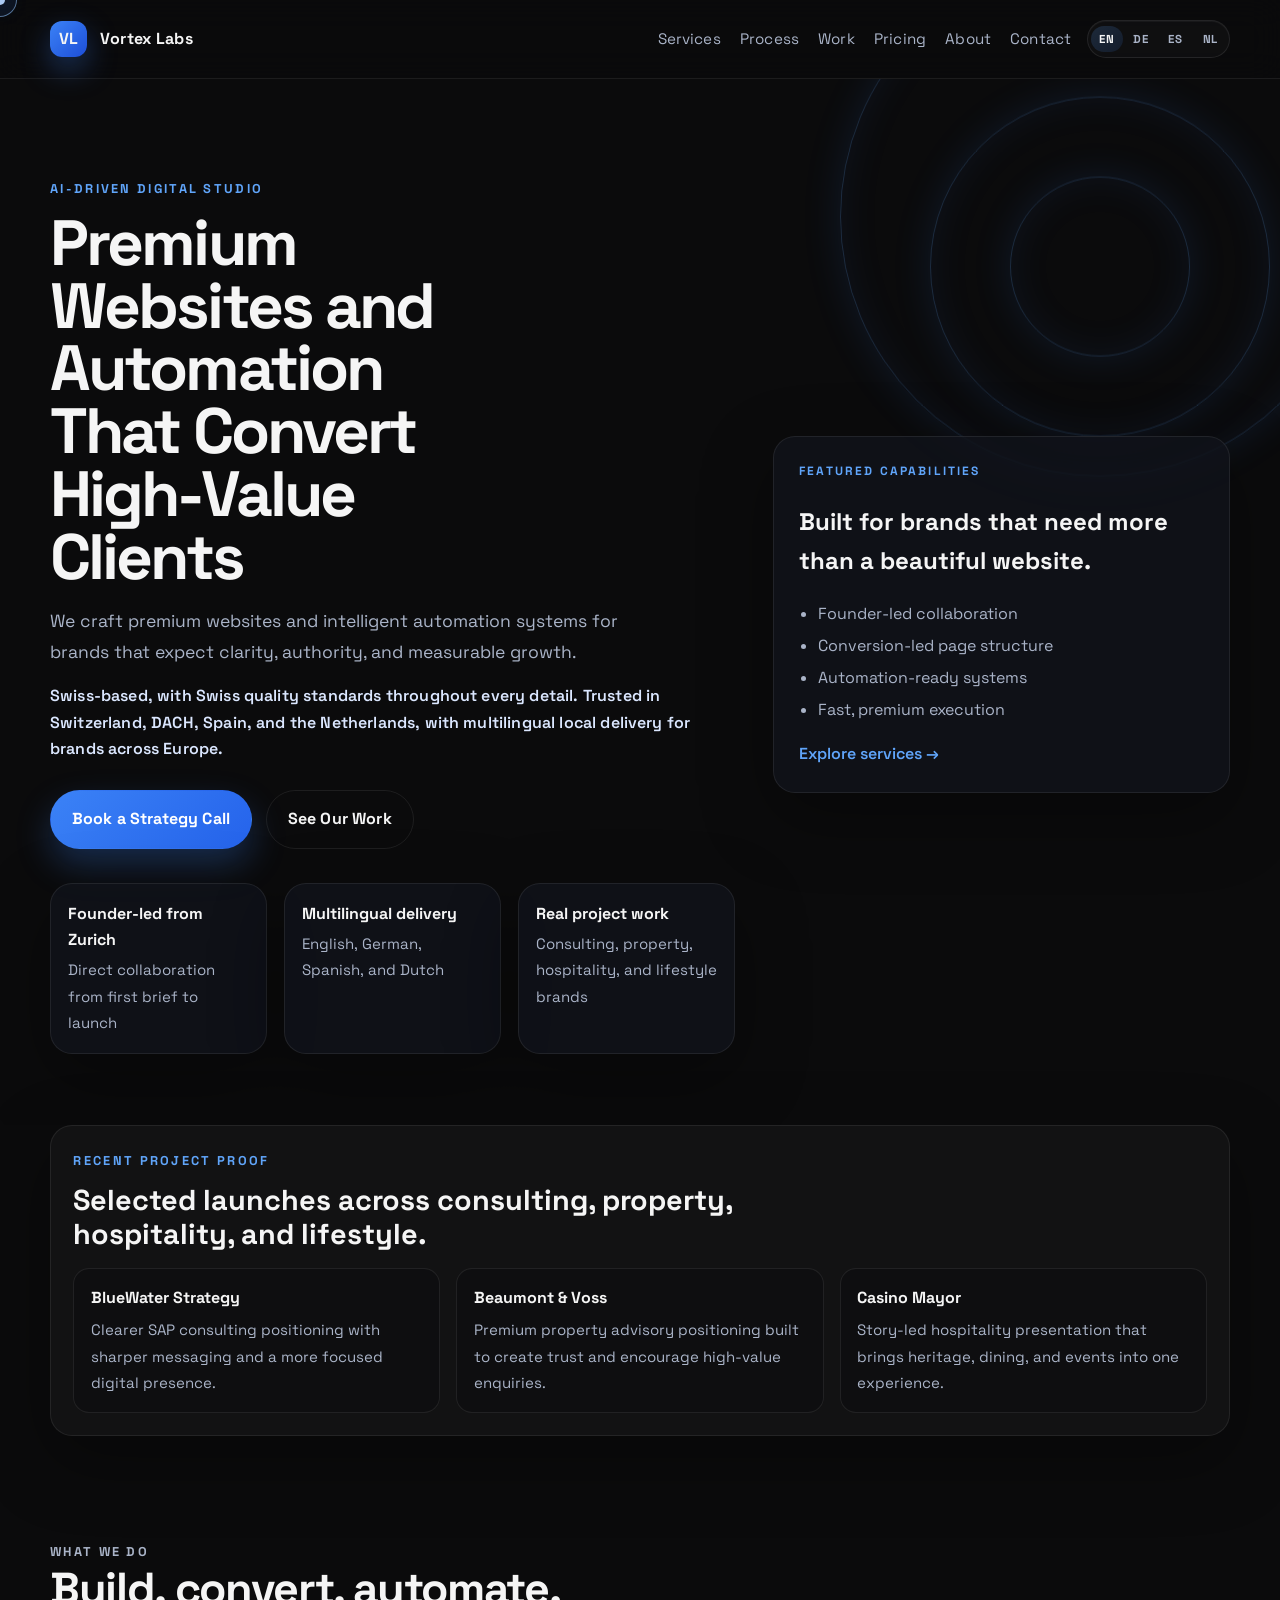
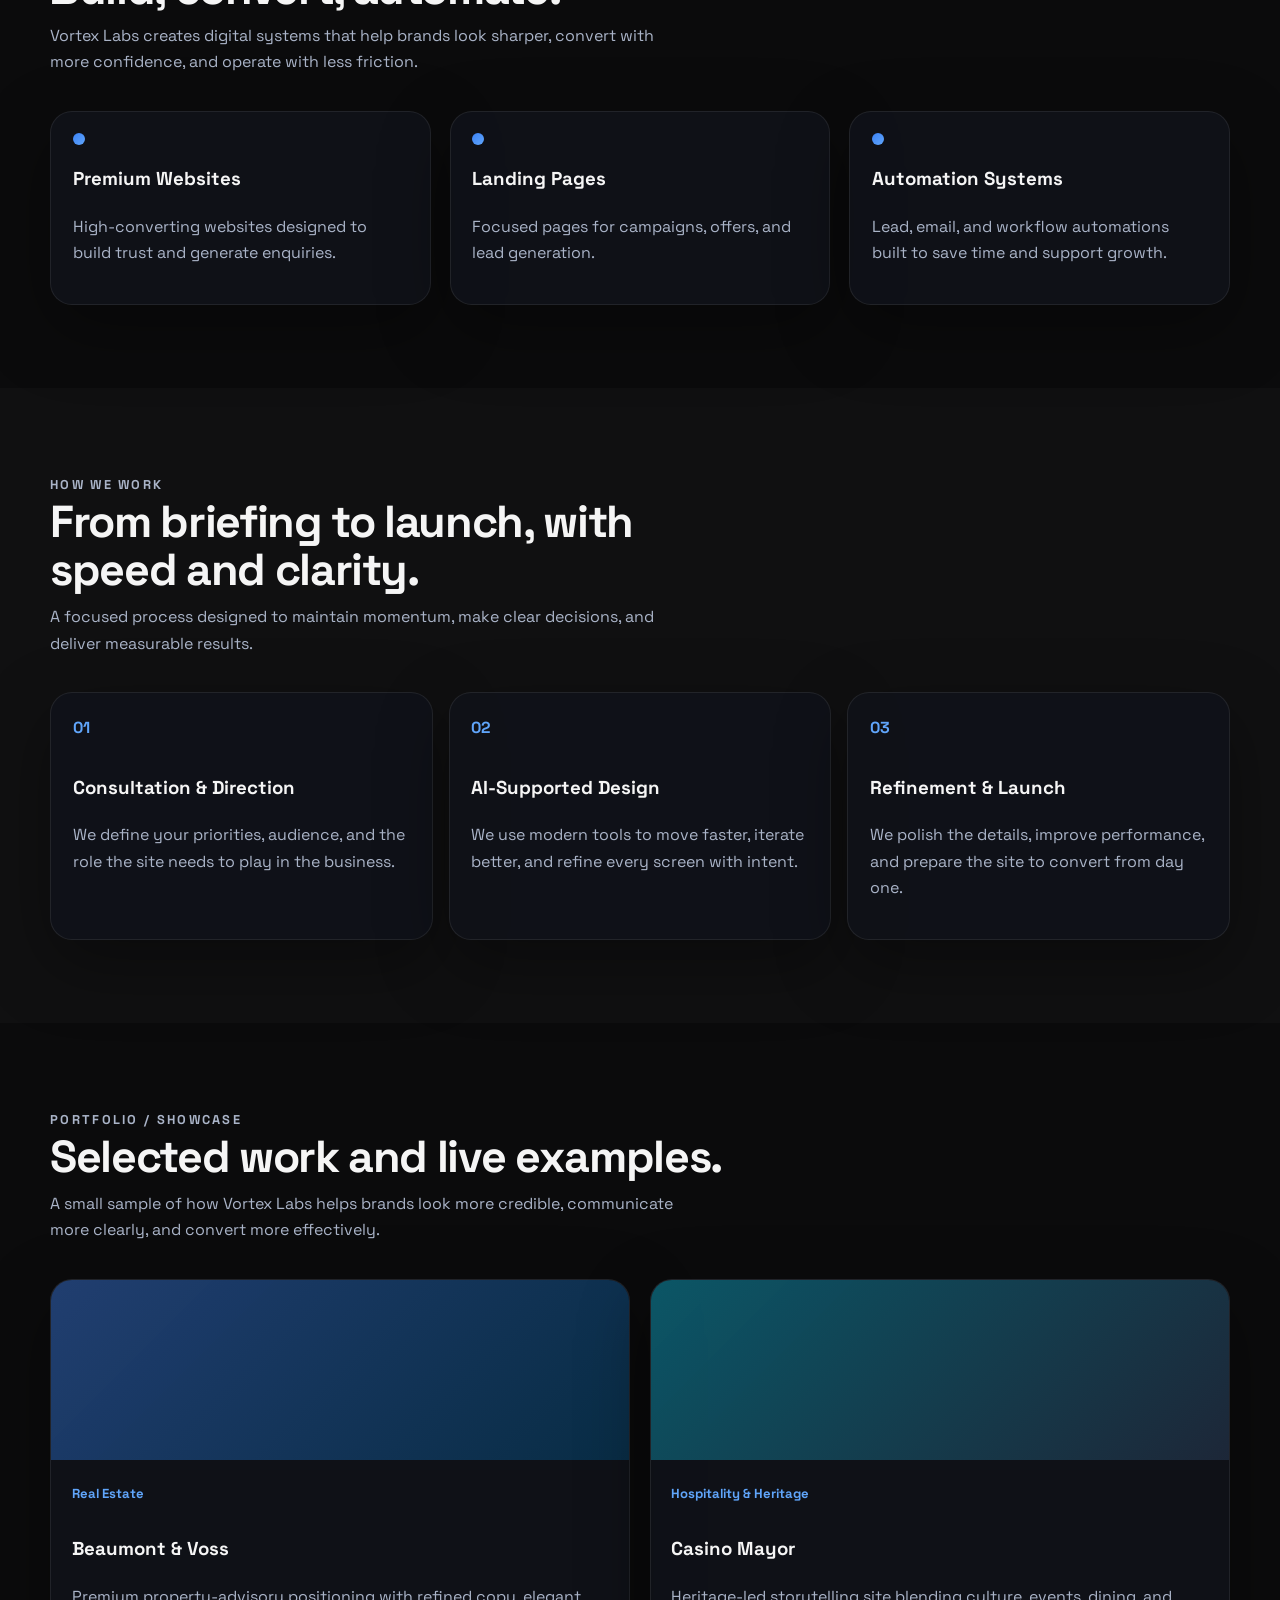
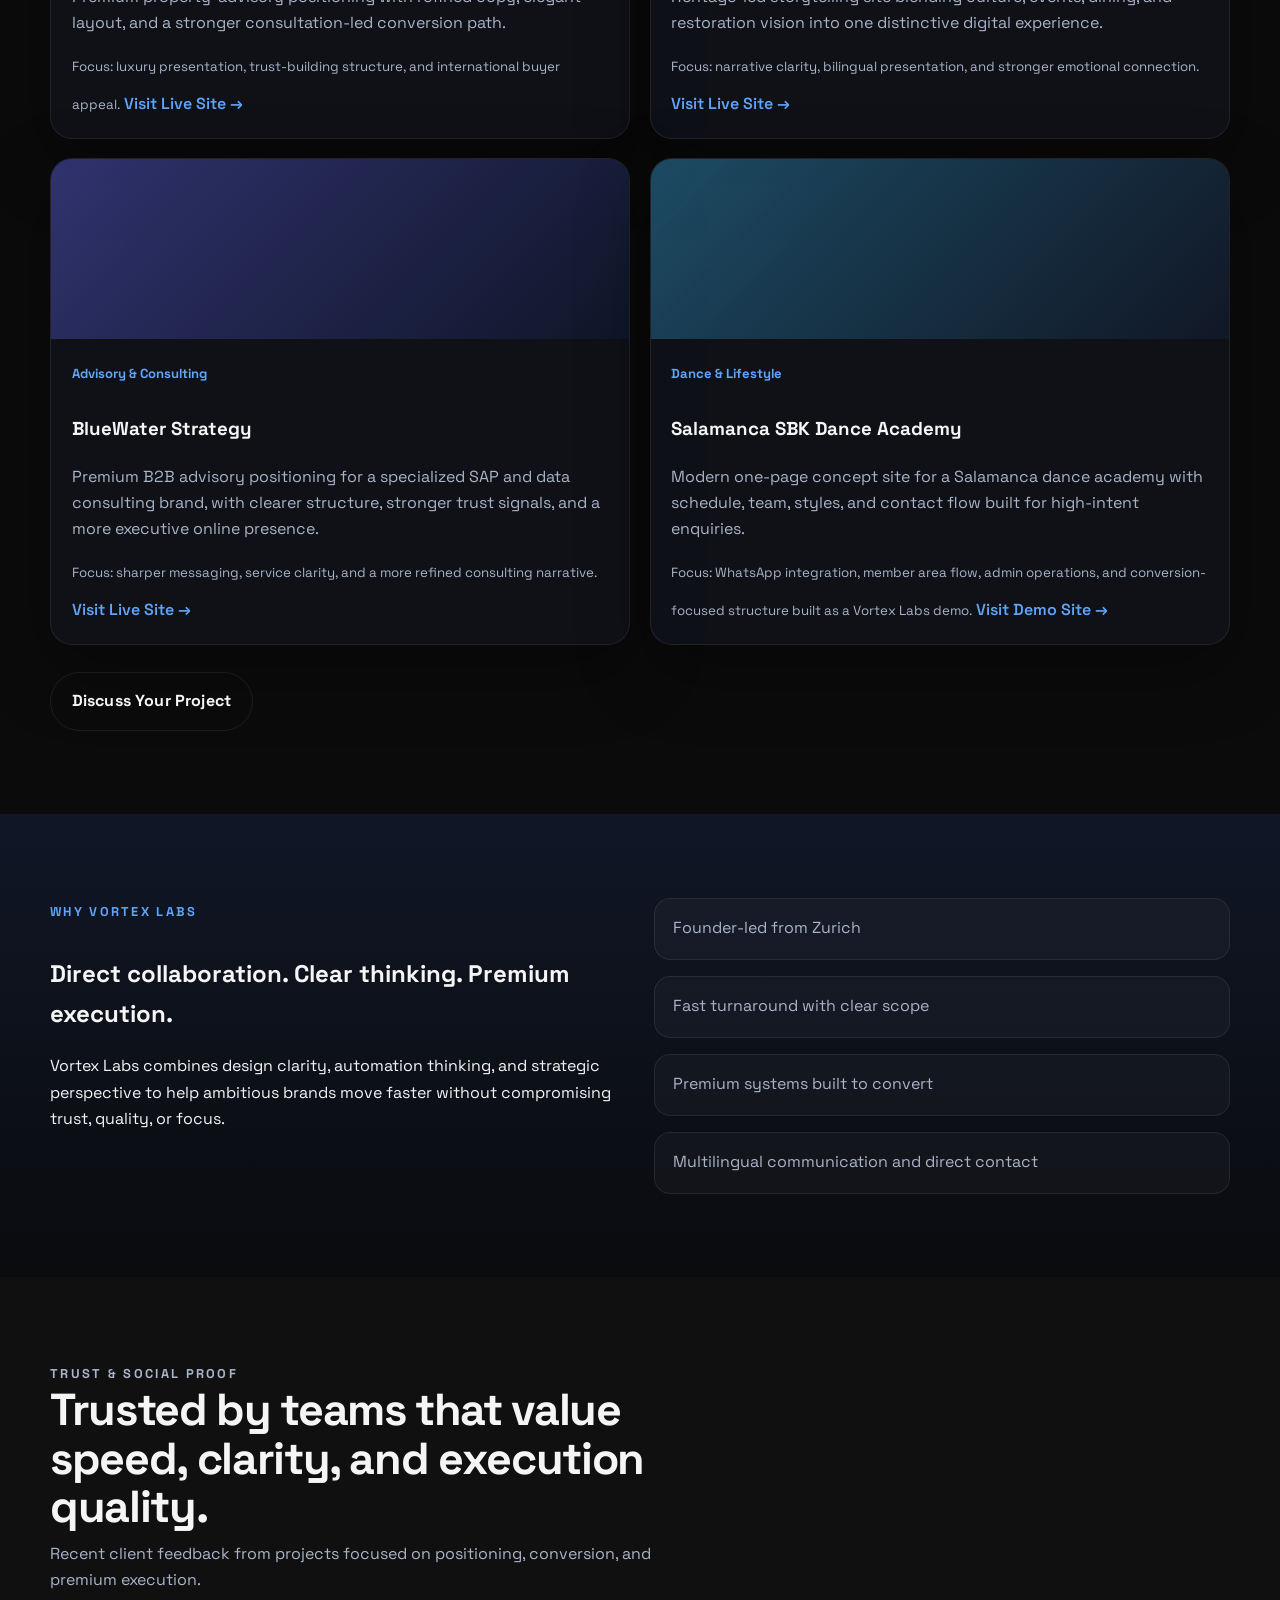
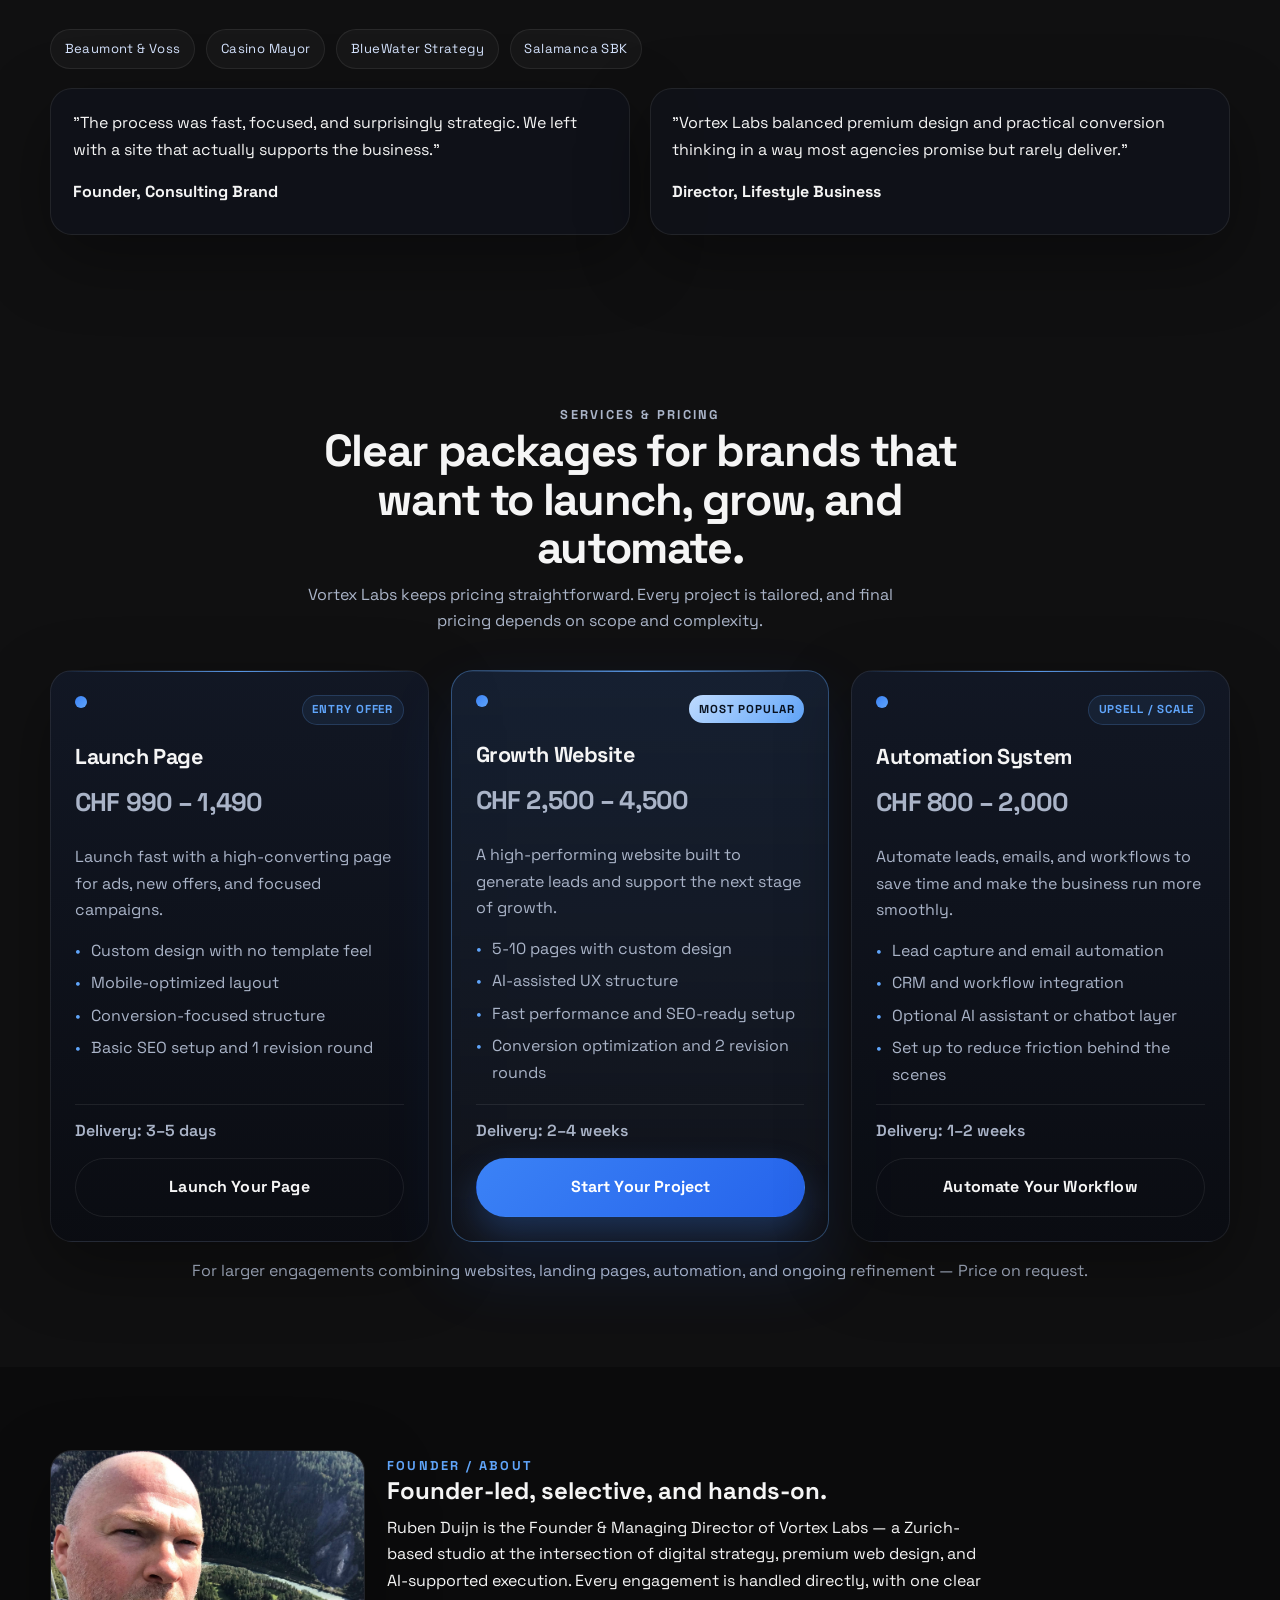
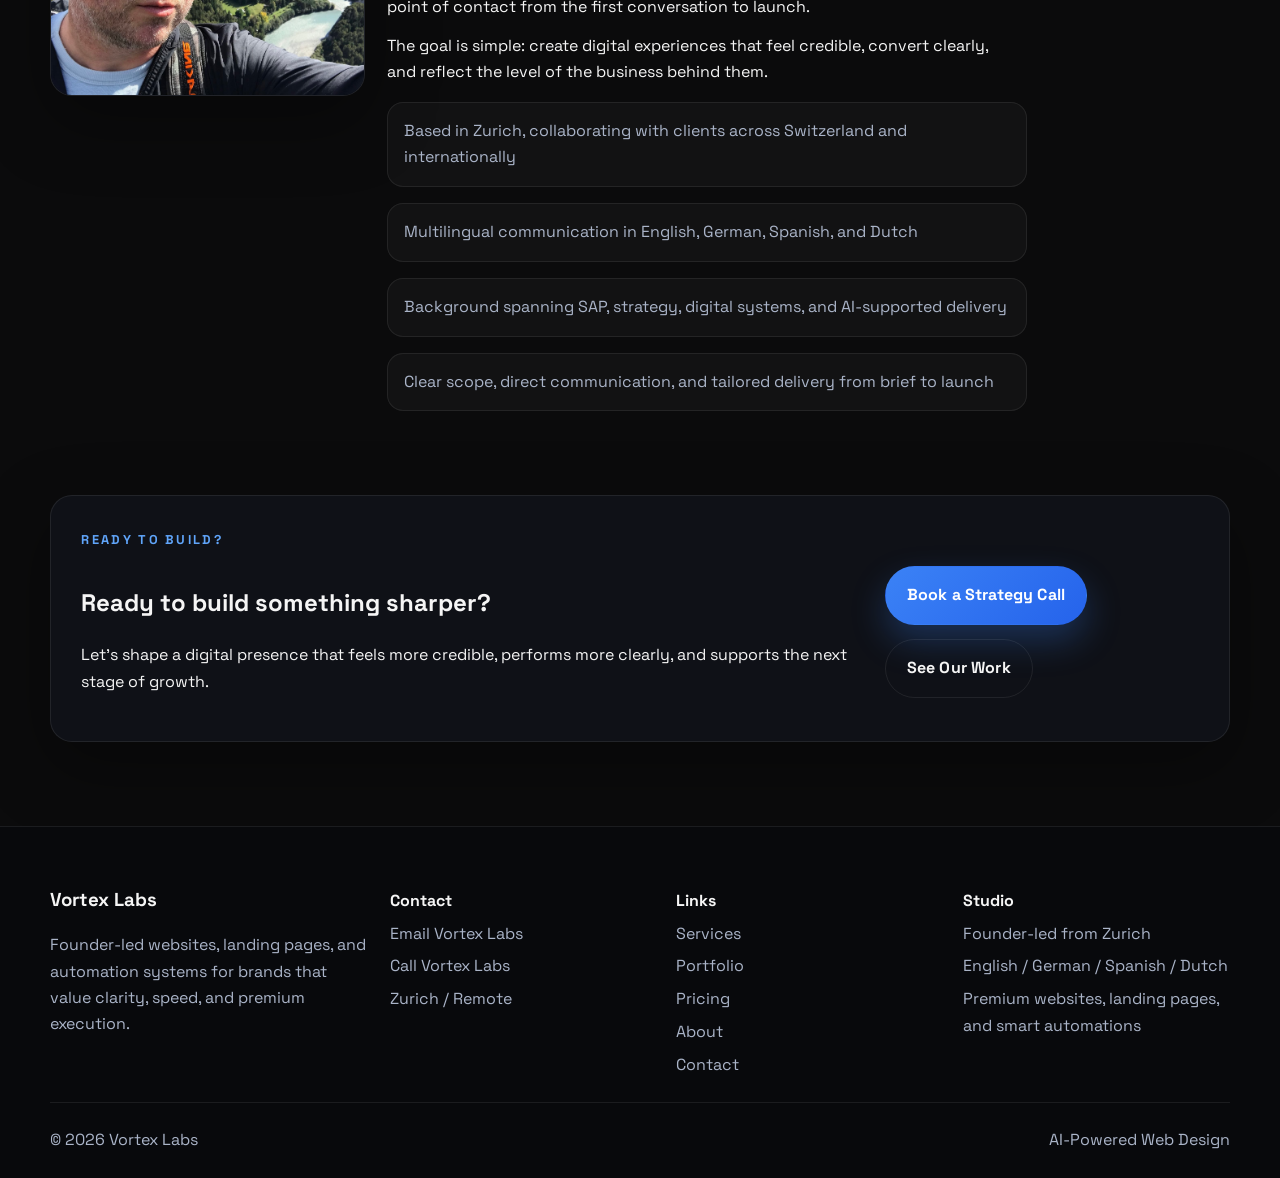
<file: index.html>
<!doctype html>
<html lang="en">
<head>
  <meta charset="utf-8" />
  <meta name="viewport" content="width=device-width, initial-scale=1" />
  <title>Vortex Labs | Premium Websites & Automation</title>
  <meta
    name="description"
    content="Vortex Labs creates premium websites, landing pages, and automation systems for ambitious brands that want clarity, speed, and conversion."
  />
  <link rel="alternate" hreflang="en" href="https://vortexlabs.ch/" />
  <link rel="alternate" hreflang="de" href="https://vortexlabs.ch/de/" />
  <link rel="alternate" hreflang="es" href="https://vortexlabs.ch/es/" />
  <link rel="alternate" hreflang="nl" href="https://vortexlabs.ch/nl/" />
  <link rel="stylesheet" href="styles.css" />
</head>
<body id="top">
  <header class="site-header">
    <div class="container header-inner">
      <a class="brand" href="#top">
        <span class="brand-mark">VL</span>
        <span>Vortex Labs</span>
      </a>

      <nav class="site-nav" id="site-nav">
        <a href="#services">Services</a>
        <a href="#process">Process</a>
        <a href="#work">Work</a>
        <a href="#pricing">Pricing</a>
        <a href="#about">About</a>
        <a href="#contact">Contact</a>
      </nav>

      <div class="header-actions">
        <div class="lang-switch" aria-label="Language switcher">
          <a class="lang-link active" href="/" data-language="en">EN</a>
          <a class="lang-link" href="/de/" data-language="de">DE</a>
          <a class="lang-link" href="/es/" data-language="es">ES</a>
          <a class="lang-link" href="/nl/" data-language="nl">NL</a>
        </div>

        <button class="menu-toggle" id="menu-toggle" aria-expanded="false" aria-controls="site-nav" aria-label="Toggle menu">
          <span></span><span></span><span></span>
        </button>
      </div>
    </div>
  </header>

  <main>
    <section class="hero">
      <div class="hero-vortex" aria-hidden="true">
        <div class="vortex-ring ring-one"></div>
        <div class="vortex-ring ring-two"></div>
        <div class="vortex-ring ring-three"></div>
      </div>

      <div class="container hero-grid">
        <div class="hero-copy">
          <p class="eyebrow">AI-DRIVEN DIGITAL STUDIO</p>
          <h1>Premium Websites and Automation That Convert High-Value Clients</h1>
          <p class="lead">
            We craft premium websites and intelligent automation systems for brands that expect clarity, authority, and measurable growth.
          </p>
          <p class="hero-kicker">Swiss-based, with Swiss quality standards throughout every detail. Trusted in Switzerland, DACH, Spain, and the Netherlands, with multilingual local delivery for brands across Europe.</p>

          <div class="hero-actions">
            <a class="button" href="#contact">Book a Strategy Call</a>
            <a class="button secondary" href="#work">See Our Work</a>
          </div>

          <div class="hero-stats">
            <div>
              <strong>Founder-led from Zurich</strong>
              <span>Direct collaboration from first brief to launch</span>
            </div>
            <div>
              <strong>Multilingual delivery</strong>
              <span>English, German, Spanish, and Dutch</span>
            </div>
            <div>
              <strong>Real project work</strong>
              <span>Consulting, property, hospitality, and lifestyle brands</span>
            </div>
          </div>
        </div>

        <aside class="hero-card">
          <p class="card-label">FEATURED CAPABILITIES</p>
          <h2>Built for brands that need more than a beautiful website.</h2>
          <ul class="feature-list">
            <li>Founder-led collaboration</li>
            <li>Conversion-led page structure</li>
            <li>Automation-ready systems</li>
            <li>Fast, premium execution</li>
          </ul>
          <a class="text-link" href="#services">Explore services →</a>
        </aside>
      </div>
    </section>

    <section class="proof-strip" aria-label="Recent project proof">
      <div class="container proof-strip-inner">
        <div class="proof-copy">
          <p class="eyebrow">RECENT PROJECT PROOF</p>
          <h2>Selected launches across consulting, property, hospitality, and lifestyle.</h2>
        </div>

        <div class="proof-grid">
          <article class="proof-item">
            <strong>BlueWater Strategy</strong>
            <span>Clearer SAP consulting positioning with sharper messaging and a more focused digital presence.</span>
          </article>
          <article class="proof-item">
            <strong>Beaumont &amp; Voss</strong>
            <span>Premium property advisory positioning built to create trust and encourage high-value enquiries.</span>
          </article>
          <article class="proof-item">
            <strong>Casino Mayor</strong>
            <span>Story-led hospitality presentation that brings heritage, dining, and events into one experience.</span>
          </article>
        </div>
      </div>
    </section>

    <section class="section" id="services">
      <div class="container">
        <div class="section-heading">
          <p class="eyebrow">WHAT WE DO</p>
          <h2>Build, convert, automate.</h2>
          <p>
            Vortex Labs creates digital systems that help brands look sharper, convert with more confidence,
            and operate with less friction.
          </p>
        </div>

        <div class="card-grid three-up">
          <article class="info-card">
            <div class="icon-dot"></div>
            <h3>Premium Websites</h3>
            <p>High-converting websites designed to build trust and generate enquiries.</p>
          </article>

          <article class="info-card">
            <div class="icon-dot"></div>
            <h3>Landing Pages</h3>
            <p>Focused pages for campaigns, offers, and lead generation.</p>
          </article>

          <article class="info-card">
            <div class="icon-dot"></div>
            <h3>Automation Systems</h3>
            <p>Lead, email, and workflow automations built to save time and support growth.</p>
          </article>
        </div>
      </div>
    </section>

    <section class="section section-alt" id="process">
      <div class="container">
        <div class="section-heading">
          <p class="eyebrow">HOW WE WORK</p>
          <h2>From briefing to launch, with speed and clarity.</h2>
          <p>A focused process designed to maintain momentum, make clear decisions, and deliver measurable results.</p>
        </div>

        <div class="process-grid">
          <article class="process-step">
            <span>01</span>
            <h3>Consultation &amp; Direction</h3>
            <p>We define your priorities, audience, and the role the site needs to play in the business.</p>
          </article>

          <article class="process-step">
            <span>02</span>
            <h3>AI-Supported Design</h3>
            <p>We use modern tools to move faster, iterate better, and refine every screen with intent.</p>
          </article>

          <article class="process-step">
            <span>03</span>
            <h3>Refinement &amp; Launch</h3>
            <p>We polish the details, improve performance, and prepare the site to convert from day one.</p>
          </article>
        </div>
      </div>
    </section>

    <section class="section" id="work">
      <div class="container">
        <div class="section-heading">
          <p class="eyebrow">PORTFOLIO / SHOWCASE</p>
          <h2>Selected work and live examples.</h2>
          <p>A small sample of how Vortex Labs helps brands look more credible, communicate more clearly, and convert more effectively.</p>
        </div>

        <div class="showcase-grid">
          <article class="showcase-card">
            <div class="showcase-media media-one"></div>
            <div class="showcase-body">
              <span class="showcase-tag">Real Estate</span>
              <h3>Beaumont &amp; Voss</h3>
              <p>Premium property-advisory positioning with refined copy, elegant layout, and a stronger consultation-led conversion path.</p>
              <small>Focus: luxury presentation, trust-building structure, and international buyer appeal.</small>
              <a class="text-link" href="https://beaumontvoss.com" target="_blank" rel="noopener noreferrer">Visit Live Site →</a>
            </div>
          </article>

          <article class="showcase-card">
            <div class="showcase-media media-two"></div>
            <div class="showcase-body">
              <span class="showcase-tag">Hospitality &amp; Heritage</span>
              <h3>Casino Mayor</h3>
              <p>Heritage-led storytelling site blending culture, events, dining, and restoration vision into one distinctive digital experience.</p>
              <small>Focus: narrative clarity, bilingual presentation, and stronger emotional connection.</small>
              <a class="text-link" href="https://casinomayor.es" target="_blank" rel="noopener noreferrer">Visit Live Site →</a>
            </div>
          </article>

          <article class="showcase-card">
            <div class="showcase-media media-three"></div>
            <div class="showcase-body">
              <span class="showcase-tag">Advisory &amp; Consulting</span>
              <h3>BlueWater Strategy</h3>
              <p>Premium B2B advisory positioning for a specialized SAP and data consulting brand, with clearer structure, stronger trust signals, and a more executive online presence.</p>
              <small>Focus: sharper messaging, service clarity, and a more refined consulting narrative.</small>
              <a class="text-link" href="https://bluewaterstrategy.ch" target="_blank" rel="noopener noreferrer">Visit Live Site →</a>
            </div>
          </article>

          <article class="showcase-card">
            <div class="showcase-media media-four"></div>
            <div class="showcase-body">
              <span class="showcase-tag">Dance &amp; Lifestyle</span>
              <h3>Salamanca SBK Dance Academy</h3>
              <p>Modern one-page concept site for a Salamanca dance academy with schedule, team, styles, and contact flow built for high-intent enquiries.</p>
              <small>Focus: WhatsApp integration, member area flow, admin operations, and conversion-focused structure built as a Vortex Labs demo.</small>
              <a class="text-link" href="https://salamancasbk.es" target="_blank" rel="noopener noreferrer">Visit Demo Site →</a>
            </div>
          </article>

          <article class="showcase-card" hidden>
            <div class="showcase-media media-five"></div>
            <div class="showcase-body">
              <span class="showcase-tag">Dance &amp; Lifestyle</span>
              <h3>Salsa y Bongó Dance Academy — Live Site</h3>
              <p>Production website for an established Salamanca dance academy with full schedule, instructor profiles, dance styles, and a conversion-focused contact experience.</p>
              <small>Focus: premium presentation, clear class discovery, and practical enquiry funnels designed for real student acquisition.</small>
              <a class="text-link" href="https://salsaybongodanceacademy.com" target="_blank" rel="noopener noreferrer">Visit Live Site →</a>
            </div>
          </article>

        </div>

        <div class="center-action">
          <a class="button secondary" href="#contact">Discuss Your Project</a>
        </div>
      </div>
    </section>

    <section class="section section-dark" id="why">
      <div class="container why-grid">
        <div>
          <p class="eyebrow">WHY VORTEX LABS</p>
          <h2>Direct collaboration. Clear thinking. Premium execution.</h2>
          <p>
            Vortex Labs combines design clarity, automation thinking, and strategic perspective to help ambitious brands move faster without compromising trust, quality, or focus.
          </p>
        </div>

        <div class="why-list">
          <div class="why-item">Founder-led from Zurich</div>
          <div class="why-item">Fast turnaround with clear scope</div>
          <div class="why-item">Premium systems built to convert</div>
          <div class="why-item">Multilingual communication and direct contact</div>
        </div>
      </div>
    </section>

    <section class="section section-alt" id="testimonials">
      <div class="container">
        <div class="section-heading">
          <p class="eyebrow">TRUST &amp; SOCIAL PROOF</p>
          <h2>Trusted by teams that value speed, clarity, and execution quality.</h2>
          <p>Recent client feedback from projects focused on positioning, conversion, and premium execution.</p>
        </div>

        <div class="logo-strip" aria-label="Client logo strip">
          <span class="logo-pill">Beaumont &amp; Voss</span>
          <span class="logo-pill">Casino Mayor</span>
          <span class="logo-pill">BlueWater Strategy</span>
          <span class="logo-pill">Salamanca SBK</span>
        </div>

        <div class="testimonial-grid">
          <article class="testimonial-card">
            <p>"The process was fast, focused, and surprisingly strategic. We left with a site that actually supports the business."</p>
            <strong>Founder, Consulting Brand</strong>
          </article>
          <article class="testimonial-card">
            <p>"Vortex Labs balanced premium design and practical conversion thinking in a way most agencies promise but rarely deliver."</p>
            <strong>Director, Lifestyle Business</strong>
          </article>
        </div>
      </div>
    </section>

    <section class="section section-alt" id="pricing">
      <div class="container">
        <div class="section-heading pricing-heading">
          <p class="eyebrow">SERVICES &amp; PRICING</p>
          <h2>Clear packages for brands that want to launch, grow, and automate.</h2>
          <p>
            Vortex Labs keeps pricing straightforward. Every project is tailored, and final pricing depends on scope and complexity.
          </p>
        </div>

        <div class="card-grid three-up pricing-grid">
          <article class="info-card pricing-card">
            <div class="pricing-topline">
              <div class="icon-dot"></div>
              <span class="pricing-label">ENTRY OFFER</span>
            </div>
            <h3>Launch Page</h3>
            <p class="pricing-range"><strong>CHF 990 – 1,490</strong></p>
            <p class="pricing-summary">Launch fast with a high-converting page for ads, new offers, and focused campaigns.</p>
            <ul class="pricing-list">
              <li>Custom design with no template feel</li>
              <li>Mobile-optimized layout</li>
              <li>Conversion-focused structure</li>
              <li>Basic SEO setup and 1 revision round</li>
            </ul>
            <p class="pricing-meta">Delivery: 3–5 days</p>
            <a class="button secondary pricing-action" href="#contact">Launch Your Page</a>
          </article>

          <article class="info-card pricing-card pricing-card-featured">
            <div class="pricing-topline">
              <div class="icon-dot"></div>
              <span class="pricing-badge">Most Popular</span>
            </div>
            <h3>Growth Website</h3>
            <p class="pricing-range"><strong>CHF 2,500 – 4,500</strong></p>
            <p class="pricing-summary">A high-performing website built to generate leads and support the next stage of growth.</p>
            <ul class="pricing-list">
              <li>5-10 pages with custom design</li>
              <li>AI-assisted UX structure</li>
              <li>Fast performance and SEO-ready setup</li>
              <li>Conversion optimization and 2 revision rounds</li>
            </ul>
            <p class="pricing-meta">Delivery: 2–4 weeks</p>
            <a class="button pricing-action" href="#contact">Start Your Project</a>
          </article>

          <article class="info-card pricing-card">
            <div class="pricing-topline">
              <div class="icon-dot"></div>
              <span class="pricing-label">UPSELL / SCALE</span>
            </div>
            <h3>Automation System</h3>
            <p class="pricing-range"><strong>CHF 800 – 2,000</strong></p>
            <p class="pricing-summary">Automate leads, emails, and workflows to save time and make the business run more smoothly.</p>
            <ul class="pricing-list">
              <li>Lead capture and email automation</li>
              <li>CRM and workflow integration</li>
              <li>Optional AI assistant or chatbot layer</li>
              <li>Set up to reduce friction behind the scenes</li>
            </ul>
            <p class="pricing-meta">Delivery: 1–2 weeks</p>
            <a class="button secondary pricing-action" href="#contact">Automate Your Workflow</a>
          </article>
        </div>

        <p class="pricing-note">For larger engagements combining websites, landing pages, automation, and ongoing refinement — Price on request.</p>
      </div>
    </section>

    <section class="section" id="about">
      <div class="container about-grid">
        <div class="founder-portrait-card">
          <img
            class="founder-portrait-image"
            src="images/founder-ruben.jpg"
            alt="Ruben Duijn, founder of Vortex Labs"
          />
        </div>

        <div class="about-copy">
          <p class="eyebrow">FOUNDER / ABOUT</p>
          <h2>Founder-led, selective, and hands-on.</h2>
          <p>
            Ruben Duijn is the Founder &amp; Managing Director of Vortex Labs — a Zurich-based studio at the intersection of digital strategy, premium web design,
            and AI-supported execution. Every engagement is handled directly, with one clear point of contact from the first conversation to launch.
          </p>
          <p>
            The goal is simple: create digital experiences that feel credible, convert clearly, and reflect the level of the business behind them.
          </p>

          <div class="why-list founder-highlights">
            <div class="why-item">Based in Zurich, collaborating with clients across Switzerland and internationally</div>
            <div class="why-item">Multilingual communication in English, German, Spanish, and Dutch</div>
            <div class="why-item">Background spanning SAP, strategy, digital systems, and AI-supported delivery</div>
            <div class="why-item">Clear scope, direct communication, and tailored delivery from brief to launch</div>
          </div>
        </div>
      </div>
    </section>

    <section class="section cta-section" id="contact">
      <div class="container cta-card">
        <div>
          <p class="eyebrow">READY TO BUILD?</p>
          <h2>Ready to build something sharper?</h2>
          <p>Let’s shape a digital presence that feels more credible, performs more clearly, and supports the next stage of growth.</p>
        </div>

        <div class="cta-actions">
          <a class="button" href="mailto:ruben@vortexlabs.ch?subject=Vortex%20Labs%20Project%20Enquiry">Book a Strategy Call</a>
          <a class="button secondary" href="#work">See Our Work</a>
        </div>
      </div>
    </section>
  </main>

  <footer class="site-footer">
    <div class="container footer-grid">
      <div>
        <h3>Vortex Labs</h3>
        <p>Founder-led websites, landing pages, and automation systems for brands that value clarity, speed, and premium execution.</p>
      </div>

      <div>
        <h4>Contact</h4>
        <ul>
          <li><a href="mailto:ruben@vortexlabs.ch?subject=Vortex%20Labs%20Enquiry">Email Vortex Labs</a></li>
          <li><a href="tel:+41793972132">Call Vortex Labs</a></li>
          <li>Zurich / Remote</li>
        </ul>
      </div>

      <div>
        <h4>Links</h4>
        <ul>
          <li><a href="#services">Services</a></li>
          <li><a href="#work">Portfolio</a></li>
          <li><a href="#pricing">Pricing</a></li>
          <li><a href="#about">About</a></li>
          <li><a href="#contact">Contact</a></li>
        </ul>
      </div>

      <div>
        <h4>Studio</h4>
        <ul>
          <li>Founder-led from Zurich</li>
          <li>English / German / Spanish / Dutch</li>
          <li>Premium websites, landing pages, and smart automations</li>
        </ul>
      </div>
    </div>

    <div class="container footer-bottom">
      <span>© <span id="year"></span> Vortex Labs</span>
      <span>AI-Powered Web Design</span>
    </div>
  </footer>

  <script src="script.js"></script>
</body>
</html>
</file>
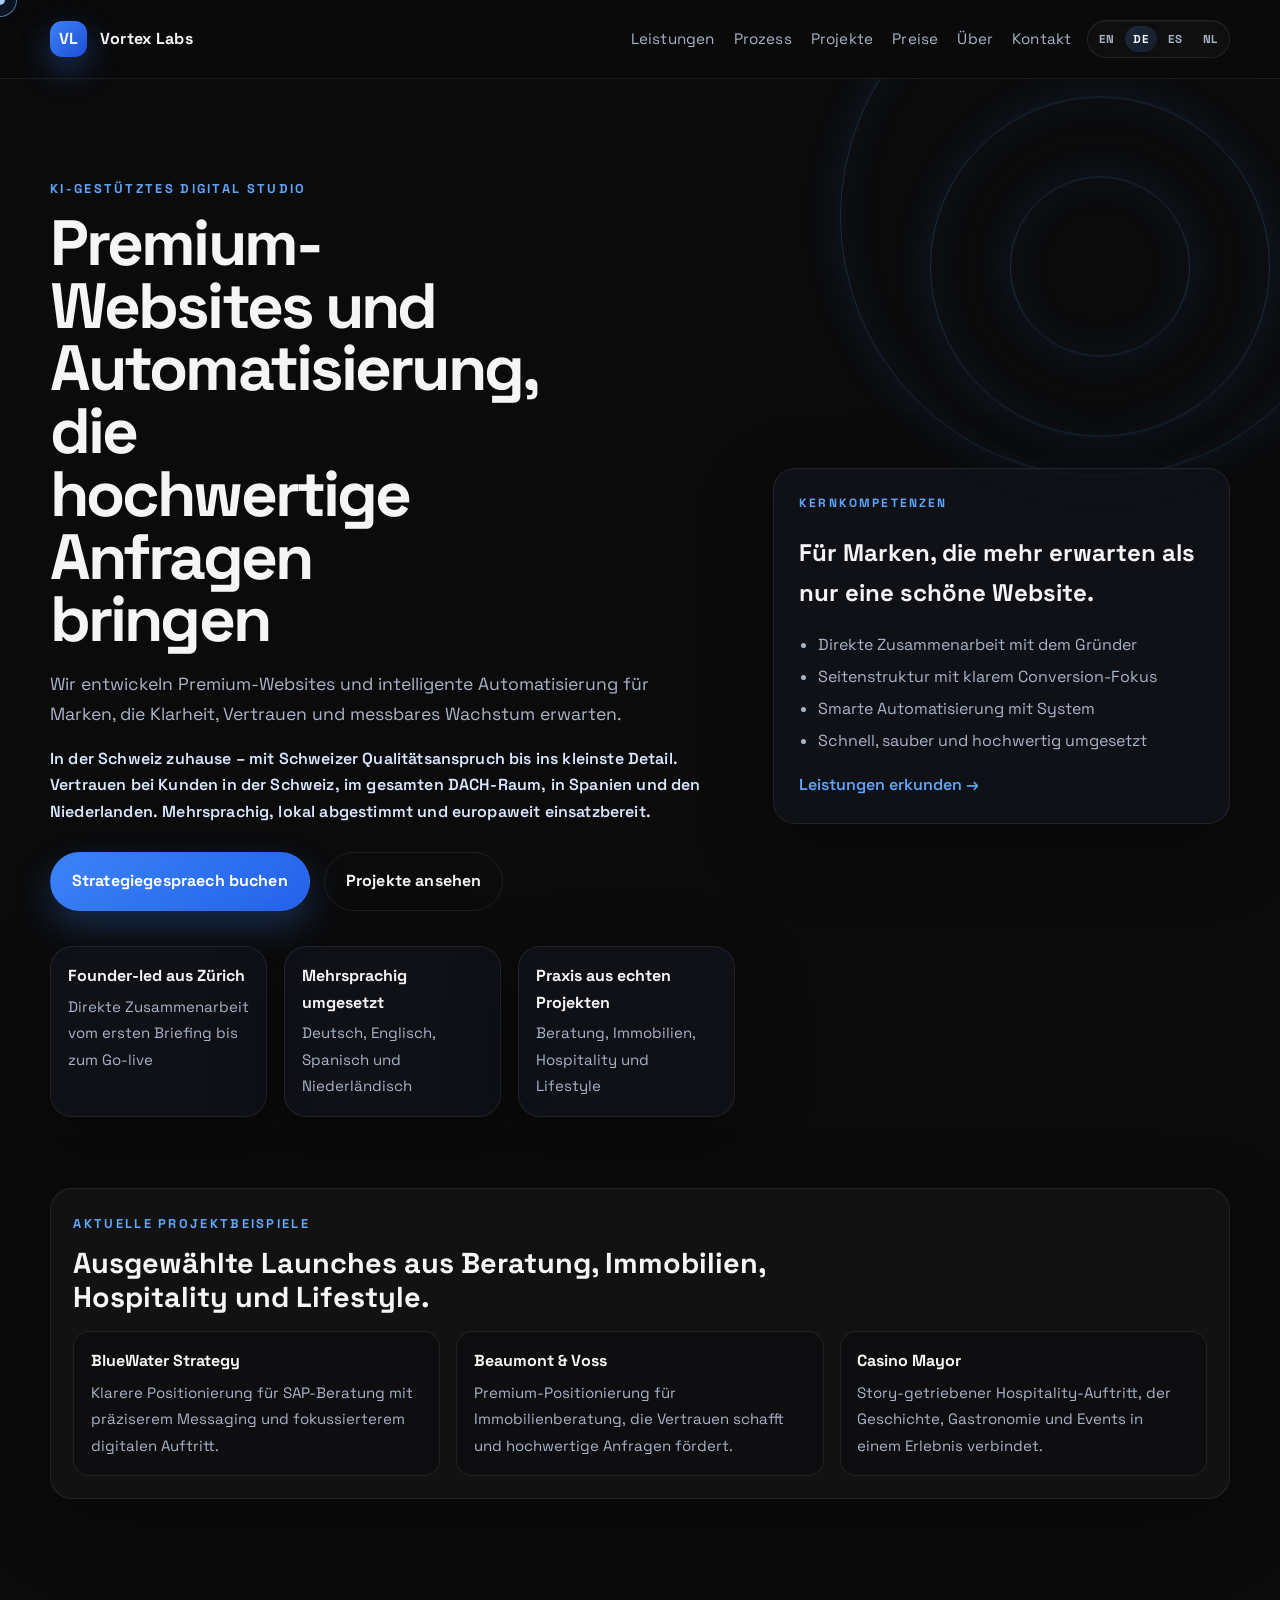
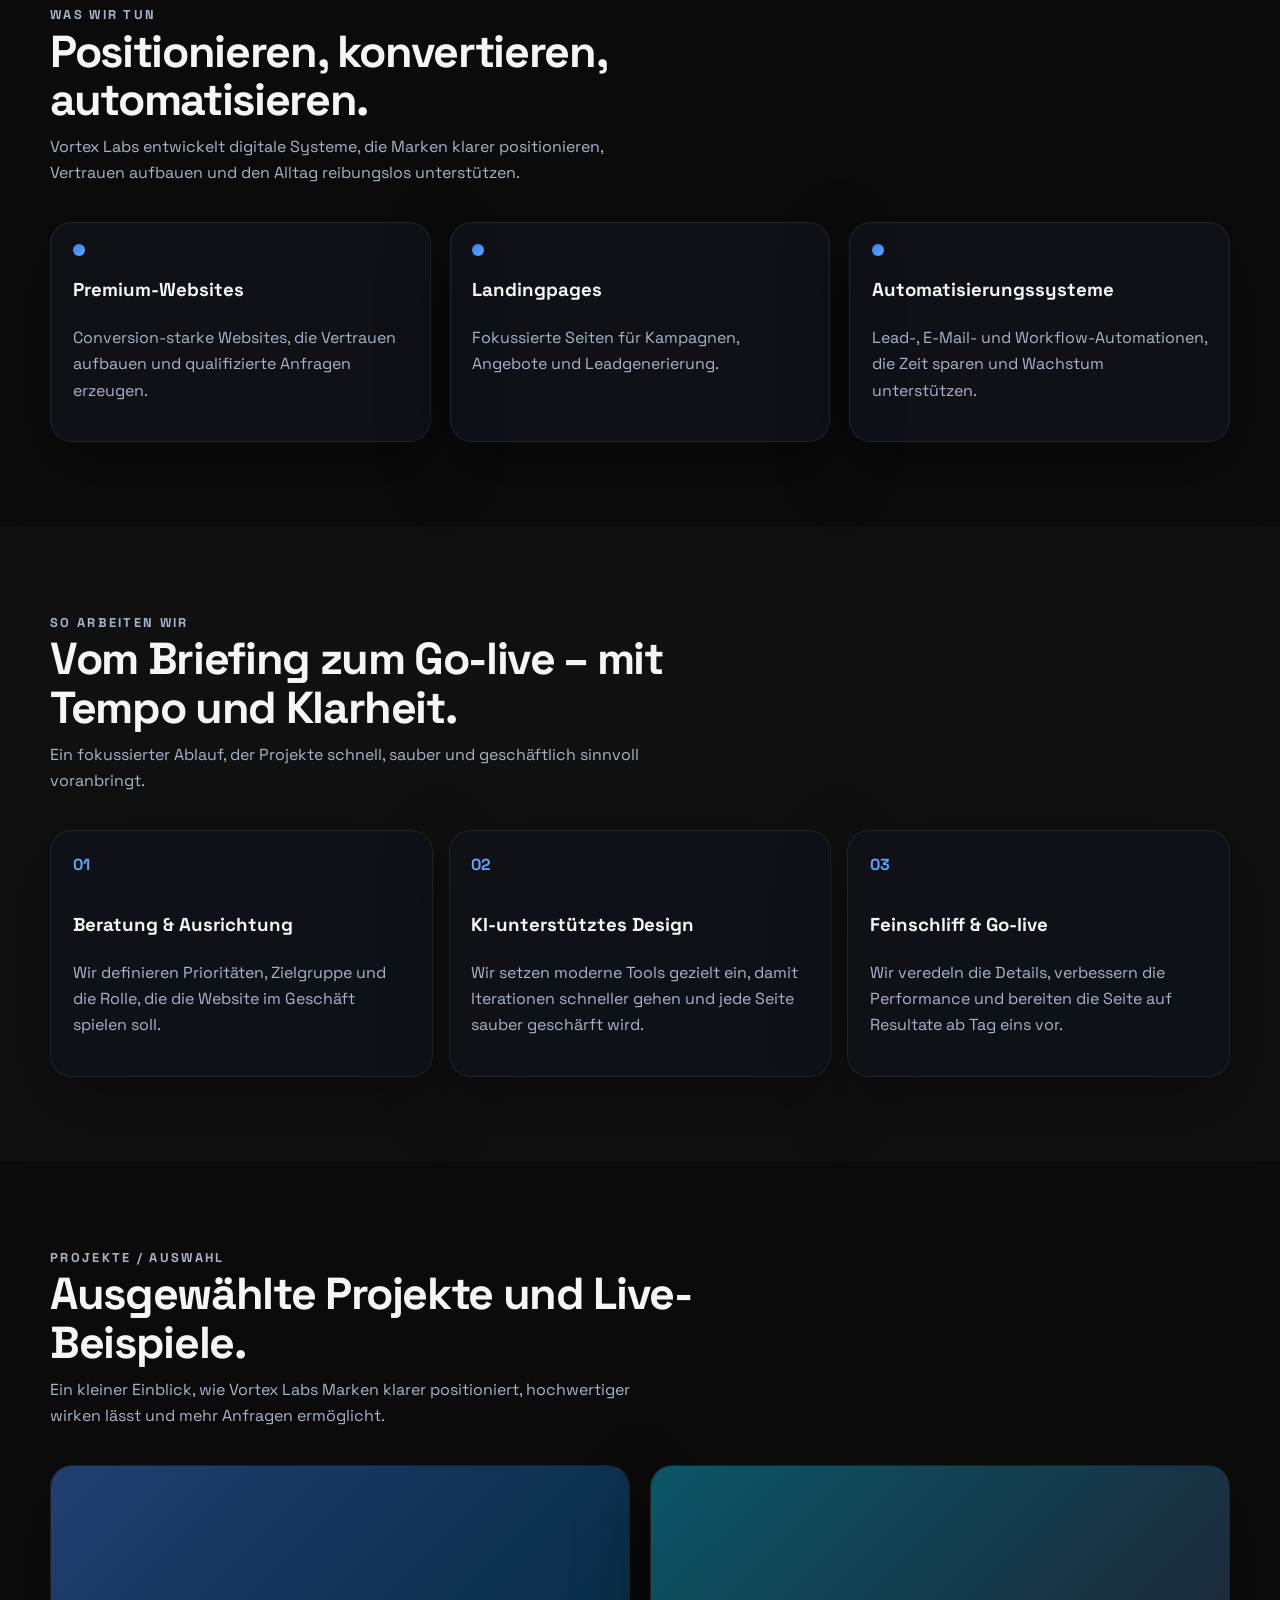
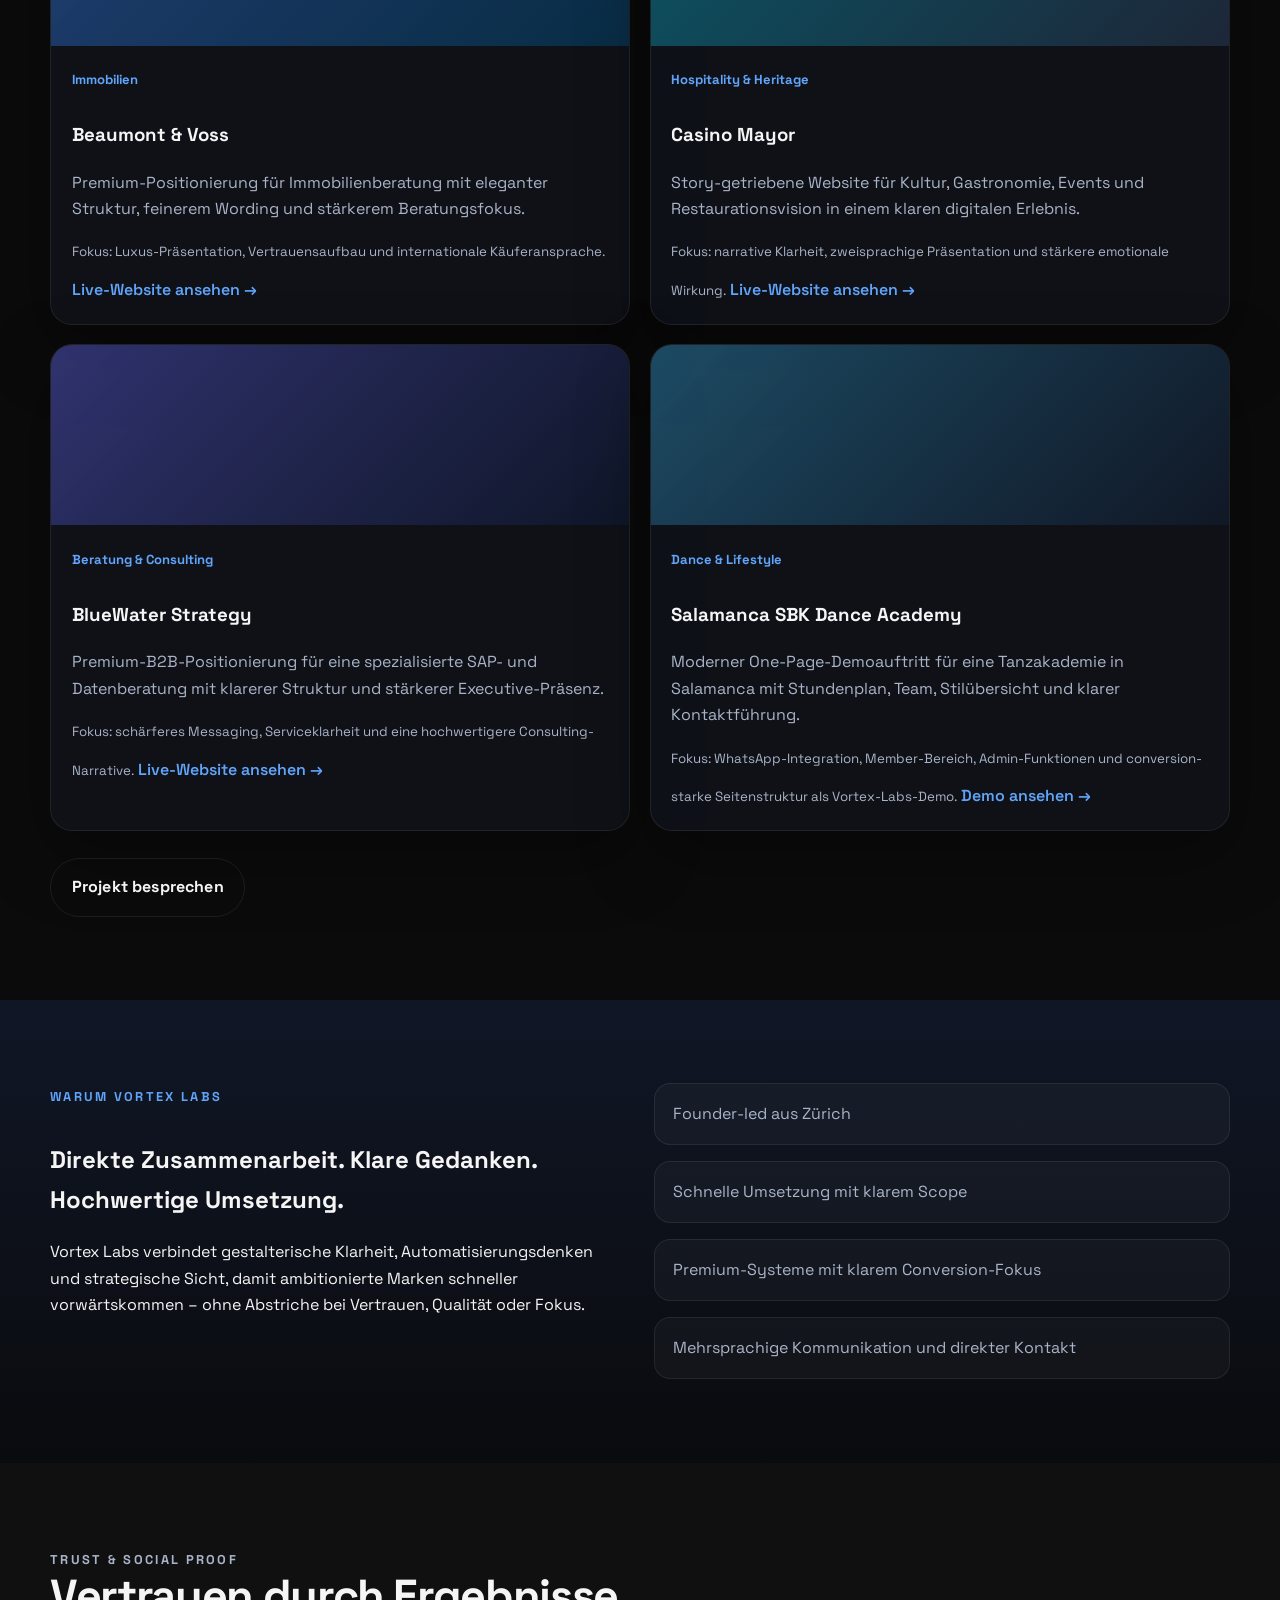
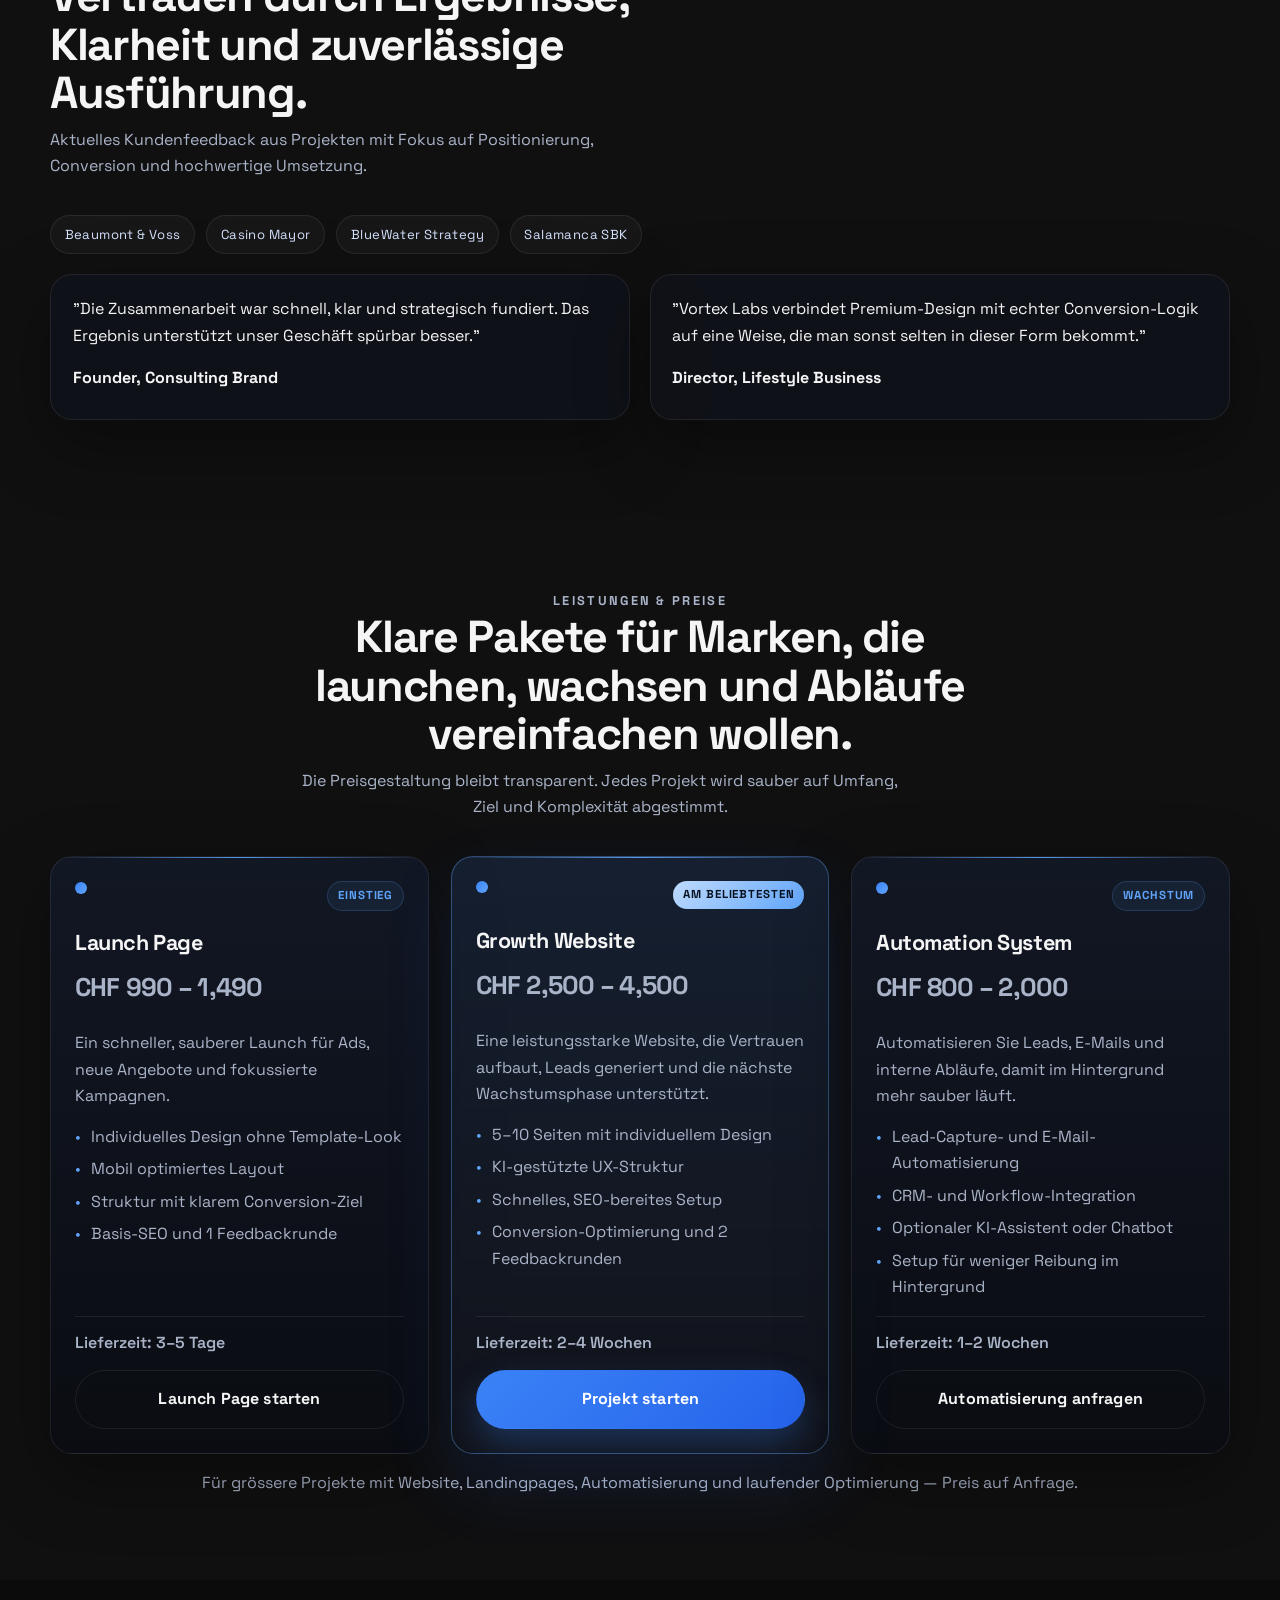
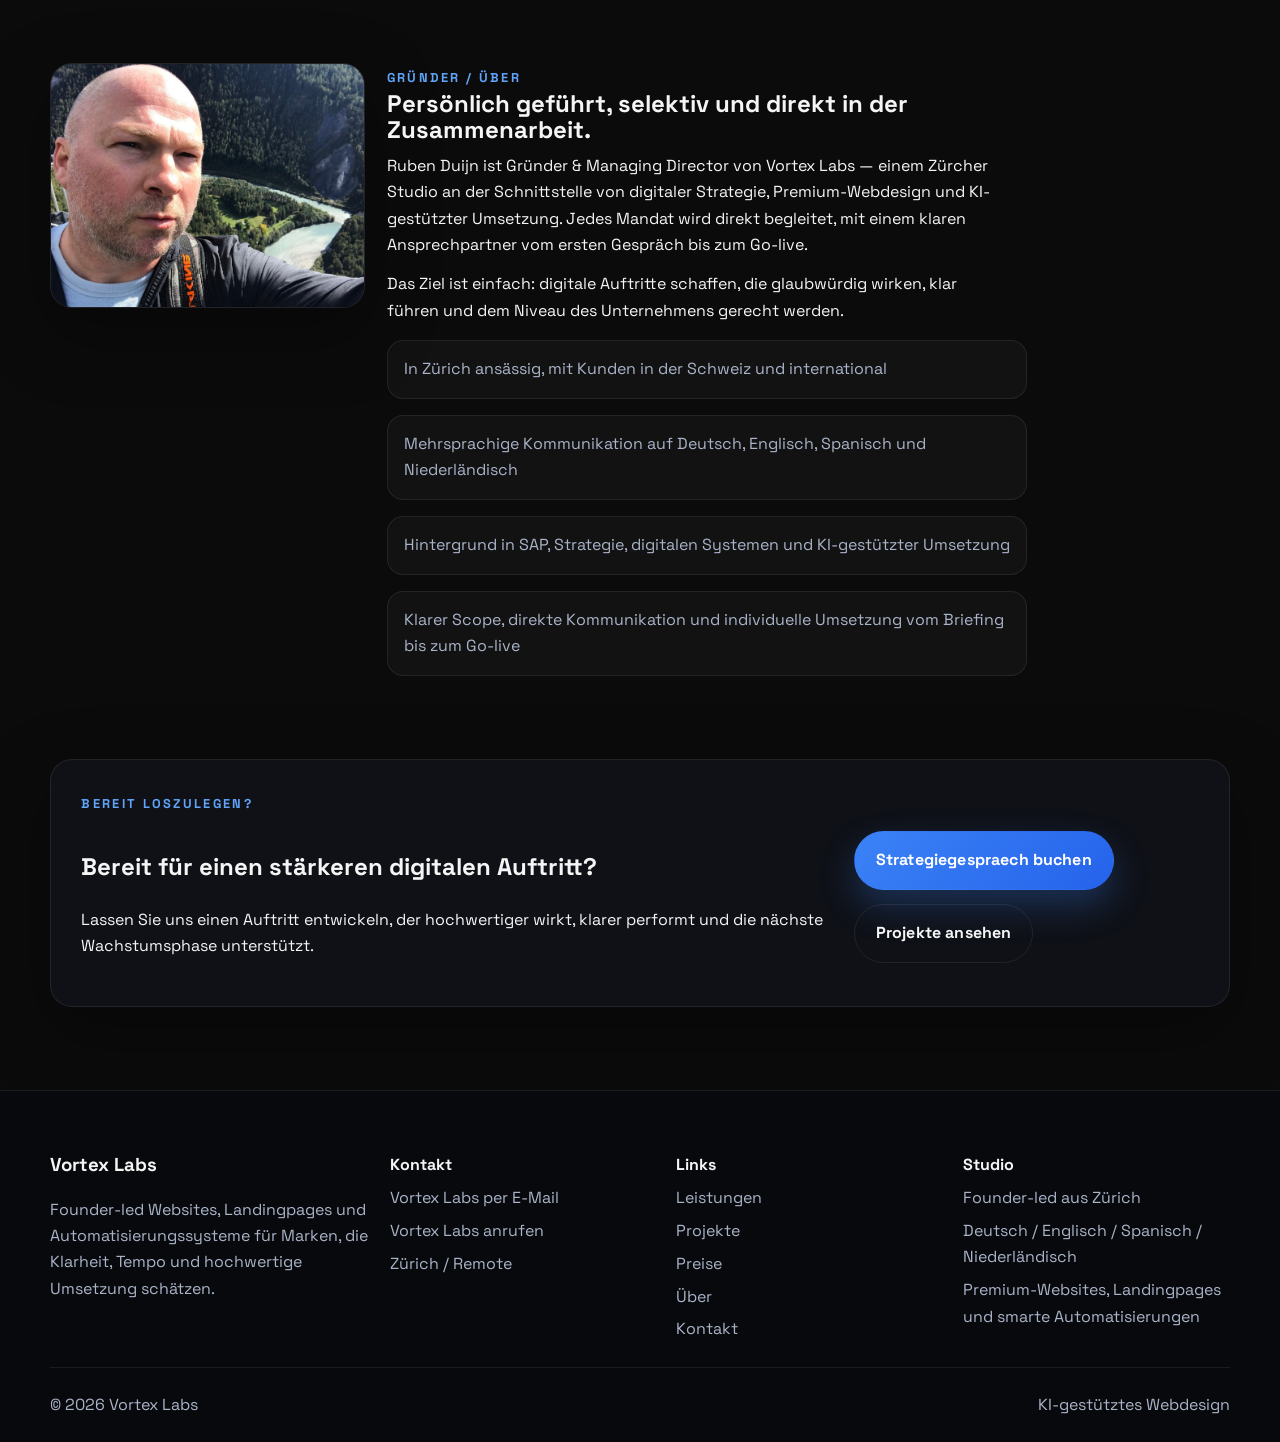
<file: de/index.html>
<!doctype html>
<html lang="de">
<head>
  <meta charset="utf-8" />
  <meta name="viewport" content="width=device-width, initial-scale=1" />
  <base href="/" />
  <title>Vortex Labs | Premium-Websites & Automatisierung</title>
  <meta
    name="description"
    content="Vortex Labs entwickelt Premium-Websites, Landingpages und Automatisierungssysteme für ambitionierte Marken, die Klarheit, Tempo und Conversion wollen."
  />
  <link rel="alternate" hreflang="en" href="https://vortexlabs.ch/" />
  <link rel="alternate" hreflang="de" href="https://vortexlabs.ch/de/" />
  <link rel="alternate" hreflang="es" href="https://vortexlabs.ch/es/" />
  <link rel="alternate" hreflang="nl" href="https://vortexlabs.ch/nl/" />
  <link rel="stylesheet" href="styles.css" />
</head>
<body id="top">
  <header class="site-header">
    <div class="container header-inner">
      <a class="brand" href="#top">
        <span class="brand-mark">VL</span>
        <span>Vortex Labs</span>
      </a>

      <nav class="site-nav" id="site-nav">
        <a href="#services">Leistungen</a>
        <a href="#process">Prozess</a>
        <a href="#work">Projekte</a>
        <a href="#pricing">Preise</a>
        <a href="#about">Über</a>
        <a href="#contact">Kontakt</a>
      </nav>

      <div class="header-actions">
        <div class="lang-switch" aria-label="Sprachauswahl">
          <a class="lang-link" href="/" data-language="en">EN</a>
          <a class="lang-link active" href="/de/" data-language="de">DE</a>
          <a class="lang-link" href="/es/" data-language="es">ES</a>
          <a class="lang-link" href="/nl/" data-language="nl">NL</a>
        </div>

        <button class="menu-toggle" id="menu-toggle" aria-expanded="false" aria-controls="site-nav" aria-label="Menü öffnen">
          <span></span><span></span><span></span>
        </button>
      </div>
    </div>
  </header>

  <main>
    <section class="hero">
      <div class="hero-vortex" aria-hidden="true">
        <div class="vortex-ring ring-one"></div>
        <div class="vortex-ring ring-two"></div>
        <div class="vortex-ring ring-three"></div>
      </div>

      <div class="container hero-grid">
        <div class="hero-copy">
          <p class="eyebrow">KI-GESTÜTZTES DIGITAL STUDIO</p>
          <h1>Premium-Websites und Automatisierung, die hochwertige Anfragen bringen</h1>
          <p class="lead">
            Wir entwickeln Premium-Websites und intelligente Automatisierung für Marken, die Klarheit, Vertrauen und messbares Wachstum erwarten.
          </p>
          <p class="hero-kicker">In der Schweiz zuhause – mit Schweizer Qualitätsanspruch bis ins kleinste Detail. Vertrauen bei Kunden in der Schweiz, im gesamten DACH-Raum, in Spanien und den Niederlanden. Mehrsprachig, lokal abgestimmt und europaweit einsatzbereit.</p>

          <div class="hero-actions">
            <a class="button" href="#contact">Strategiegespraech buchen</a>
            <a class="button secondary" href="#work">Projekte ansehen</a>
          </div>

          <div class="hero-stats">
            <div>
              <strong>Founder-led aus Zürich</strong>
              <span>Direkte Zusammenarbeit vom ersten Briefing bis zum Go-live</span>
            </div>
            <div>
              <strong>Mehrsprachig umgesetzt</strong>
              <span>Deutsch, Englisch, Spanisch und Niederländisch</span>
            </div>
            <div>
              <strong>Praxis aus echten Projekten</strong>
              <span>Beratung, Immobilien, Hospitality und Lifestyle</span>
            </div>
          </div>
        </div>

        <aside class="hero-card">
          <p class="card-label">KERNKOMPETENZEN</p>
          <h2>Für Marken, die mehr erwarten als nur eine schöne Website.</h2>
          <ul class="feature-list">
            <li>Direkte Zusammenarbeit mit dem Gründer</li>
            <li>Seitenstruktur mit klarem Conversion-Fokus</li>
            <li>Smarte Automatisierung mit System</li>
            <li>Schnell, sauber und hochwertig umgesetzt</li>
          </ul>
          <a class="text-link" href="#services">Leistungen erkunden →</a>
        </aside>
      </div>
    </section>

    <section class="proof-strip" aria-label="Aktuelle Projektbeispiele">
      <div class="container proof-strip-inner">
        <div class="proof-copy">
          <p class="eyebrow">AKTUELLE PROJEKTBEISPIELE</p>
          <h2>Ausgewählte Launches aus Beratung, Immobilien, Hospitality und Lifestyle.</h2>
        </div>

        <div class="proof-grid">
          <article class="proof-item">
            <strong>BlueWater Strategy</strong>
            <span>Klarere Positionierung für SAP-Beratung mit präziserem Messaging und fokussierterem digitalen Auftritt.</span>
          </article>
          <article class="proof-item">
            <strong>Beaumont &amp; Voss</strong>
            <span>Premium-Positionierung für Immobilienberatung, die Vertrauen schafft und hochwertige Anfragen fördert.</span>
          </article>
          <article class="proof-item">
            <strong>Casino Mayor</strong>
            <span>Story-getriebener Hospitality-Auftritt, der Geschichte, Gastronomie und Events in einem Erlebnis verbindet.</span>
          </article>
        </div>
      </div>
    </section>

    <section class="section" id="services">
      <div class="container">
        <div class="section-heading">
          <p class="eyebrow">WAS WIR TUN</p>
          <h2>Positionieren, konvertieren, automatisieren.</h2>
          <p>
            Vortex Labs entwickelt digitale Systeme, die Marken klarer positionieren, Vertrauen aufbauen und den Alltag reibungslos unterstützen.
          </p>
        </div>

        <div class="card-grid three-up">
          <article class="info-card">
            <div class="icon-dot"></div>
            <h3>Premium-Websites</h3>
            <p>Conversion-starke Websites, die Vertrauen aufbauen und qualifizierte Anfragen erzeugen.</p>
          </article>

          <article class="info-card">
            <div class="icon-dot"></div>
            <h3>Landingpages</h3>
            <p>Fokussierte Seiten für Kampagnen, Angebote und Leadgenerierung.</p>
          </article>

          <article class="info-card">
            <div class="icon-dot"></div>
            <h3>Automatisierungssysteme</h3>
            <p>Lead-, E-Mail- und Workflow-Automationen, die Zeit sparen und Wachstum unterstützen.</p>
          </article>
        </div>
      </div>
    </section>

    <section class="section section-alt" id="process">
      <div class="container">
        <div class="section-heading">
          <p class="eyebrow">SO ARBEITEN WIR</p>
          <h2>Vom Briefing zum Go-live – mit Tempo und Klarheit.</h2>
          <p>Ein fokussierter Ablauf, der Projekte schnell, sauber und geschäftlich sinnvoll voranbringt.</p>
        </div>

        <div class="process-grid">
          <article class="process-step">
            <span>01</span>
            <h3>Beratung &amp; Ausrichtung</h3>
            <p>Wir definieren Prioritäten, Zielgruppe und die Rolle, die die Website im Geschäft spielen soll.</p>
          </article>

          <article class="process-step">
            <span>02</span>
            <h3>KI-unterstütztes Design</h3>
            <p>Wir setzen moderne Tools gezielt ein, damit Iterationen schneller gehen und jede Seite sauber geschärft wird.</p>
          </article>

          <article class="process-step">
            <span>03</span>
            <h3>Feinschliff &amp; Go-live</h3>
            <p>Wir veredeln die Details, verbessern die Performance und bereiten die Seite auf Resultate ab Tag eins vor.</p>
          </article>
        </div>
      </div>
    </section>

    <section class="section" id="work">
      <div class="container">
        <div class="section-heading">
          <p class="eyebrow">PROJEKTE / AUSWAHL</p>
          <h2>Ausgewählte Projekte und Live-Beispiele.</h2>
          <p>Ein kleiner Einblick, wie Vortex Labs Marken klarer positioniert, hochwertiger wirken lässt und mehr Anfragen ermöglicht.</p>
        </div>

        <div class="showcase-grid">
          <article class="showcase-card">
            <div class="showcase-media media-one"></div>
            <div class="showcase-body">
              <span class="showcase-tag">Immobilien</span>
              <h3>Beaumont &amp; Voss</h3>
              <p>Premium-Positionierung für Immobilienberatung mit eleganter Struktur, feinerem Wording und stärkerem Beratungsfokus.</p>
              <small>Fokus: Luxus-Präsentation, Vertrauensaufbau und internationale Käuferansprache.</small>
              <a class="text-link" href="https://beaumontvoss.com" target="_blank" rel="noopener noreferrer">Live-Website ansehen →</a>
            </div>
          </article>

          <article class="showcase-card">
            <div class="showcase-media media-two"></div>
            <div class="showcase-body">
              <span class="showcase-tag">Hospitality &amp; Heritage</span>
              <h3>Casino Mayor</h3>
              <p>Story-getriebene Website für Kultur, Gastronomie, Events und Restaurationsvision in einem klaren digitalen Erlebnis.</p>
              <small>Fokus: narrative Klarheit, zweisprachige Präsentation und stärkere emotionale Wirkung.</small>
              <a class="text-link" href="https://casinomayor.es" target="_blank" rel="noopener noreferrer">Live-Website ansehen →</a>
            </div>
          </article>

          <article class="showcase-card">
            <div class="showcase-media media-three"></div>
            <div class="showcase-body">
              <span class="showcase-tag">Beratung &amp; Consulting</span>
              <h3>BlueWater Strategy</h3>
              <p>Premium-B2B-Positionierung für eine spezialisierte SAP- und Datenberatung mit klarerer Struktur und stärkerer Executive-Präsenz.</p>
              <small>Fokus: schärferes Messaging, Serviceklarheit und eine hochwertigere Consulting-Narrative.</small>
              <a class="text-link" href="https://bluewaterstrategy.ch" target="_blank" rel="noopener noreferrer">Live-Website ansehen →</a>
            </div>
          </article>

          <article class="showcase-card">
            <div class="showcase-media media-four"></div>
            <div class="showcase-body">
              <span class="showcase-tag">Dance &amp; Lifestyle</span>
              <h3>Salamanca SBK Dance Academy</h3>
              <p>Moderner One-Page-Demoauftritt für eine Tanzakademie in Salamanca mit Stundenplan, Team, Stilübersicht und klarer Kontaktführung.</p>
              <small>Fokus: WhatsApp-Integration, Member-Bereich, Admin-Funktionen und conversion-starke Seitenstruktur als Vortex-Labs-Demo.</small>
              <a class="text-link" href="https://salamancasbk.es" target="_blank" rel="noopener noreferrer">Demo ansehen →</a>
            </div>
          </article>

          <article class="showcase-card" hidden>
            <div class="showcase-media media-five"></div>
            <div class="showcase-body">
              <span class="showcase-tag">Dance &amp; Lifestyle</span>
              <h3>Salsa y Bongó Dance Academy — Live Site</h3>
              <p>Produktive Website für eine etablierte Tanzakademie in Salamanca mit vollem Kursplan, Instruktorprofilen, Tanzstilen und klaren Kontaktpfaden.</p>
              <small>Fokus: hochwertige Präsentation, schnelle Kursorientierung und pragmatische Anfrage-Flows für echte Neukundengewinnung.</small>
              <a class="text-link" href="https://salsaybongodanceacademy.com" target="_blank" rel="noopener noreferrer">Live-Website ansehen →</a>
            </div>
          </article>

        </div>

        <div class="center-action">
          <a class="button secondary" href="#contact">Projekt besprechen</a>
        </div>
      </div>
    </section>

    <section class="section section-dark" id="why">
      <div class="container why-grid">
        <div>
          <p class="eyebrow">WARUM VORTEX LABS</p>
          <h2>Direkte Zusammenarbeit. Klare Gedanken. Hochwertige Umsetzung.</h2>
          <p>
            Vortex Labs verbindet gestalterische Klarheit, Automatisierungsdenken und strategische Sicht, damit ambitionierte Marken schneller vorwärtskommen – ohne Abstriche bei Vertrauen, Qualität oder Fokus.
          </p>
        </div>

        <div class="why-list">
          <div class="why-item">Founder-led aus Zürich</div>
          <div class="why-item">Schnelle Umsetzung mit klarem Scope</div>
          <div class="why-item">Premium-Systeme mit klarem Conversion-Fokus</div>
          <div class="why-item">Mehrsprachige Kommunikation und direkter Kontakt</div>
        </div>
      </div>
    </section>

    <section class="section section-alt" id="testimonials">
      <div class="container">
        <div class="section-heading">
          <p class="eyebrow">TRUST &amp; SOCIAL PROOF</p>
          <h2>Vertrauen durch Ergebnisse, Klarheit und zuverlässige Ausführung.</h2>
          <p>Aktuelles Kundenfeedback aus Projekten mit Fokus auf Positionierung, Conversion und hochwertige Umsetzung.</p>
        </div>

        <div class="logo-strip" aria-label="Client logo strip">
          <span class="logo-pill">Beaumont &amp; Voss</span>
          <span class="logo-pill">Casino Mayor</span>
          <span class="logo-pill">BlueWater Strategy</span>
          <span class="logo-pill">Salamanca SBK</span>
        </div>

        <div class="testimonial-grid">
          <article class="testimonial-card">
            <p>"Die Zusammenarbeit war schnell, klar und strategisch fundiert. Das Ergebnis unterstützt unser Geschäft spürbar besser."</p>
            <strong>Founder, Consulting Brand</strong>
          </article>
          <article class="testimonial-card">
            <p>"Vortex Labs verbindet Premium-Design mit echter Conversion-Logik auf eine Weise, die man sonst selten in dieser Form bekommt."</p>
            <strong>Director, Lifestyle Business</strong>
          </article>
        </div>
      </div>
    </section>

    <section class="section section-alt" id="pricing">
      <div class="container">
        <div class="section-heading pricing-heading">
          <p class="eyebrow">LEISTUNGEN &amp; PREISE</p>
          <h2>Klare Pakete für Marken, die launchen, wachsen und Abläufe vereinfachen wollen.</h2>
          <p>
            Die Preisgestaltung bleibt transparent. Jedes Projekt wird sauber auf Umfang, Ziel und Komplexität abgestimmt.
          </p>
        </div>

        <div class="card-grid three-up pricing-grid">
          <article class="info-card pricing-card">
            <div class="pricing-topline">
              <div class="icon-dot"></div>
              <span class="pricing-label">EINSTIEG</span>
            </div>
            <h3>Launch Page</h3>
            <p class="pricing-range"><strong>CHF 990 – 1,490</strong></p>
            <p class="pricing-summary">Ein schneller, sauberer Launch für Ads, neue Angebote und fokussierte Kampagnen.</p>
            <ul class="pricing-list">
              <li>Individuelles Design ohne Template-Look</li>
              <li>Mobil optimiertes Layout</li>
              <li>Struktur mit klarem Conversion-Ziel</li>
              <li>Basis-SEO und 1 Feedbackrunde</li>
            </ul>
            <p class="pricing-meta">Lieferzeit: 3–5 Tage</p>
            <a class="button secondary pricing-action" href="#contact">Launch Page starten</a>
          </article>

          <article class="info-card pricing-card pricing-card-featured">
            <div class="pricing-topline">
              <div class="icon-dot"></div>
              <span class="pricing-badge">Am beliebtesten</span>
            </div>
            <h3>Growth Website</h3>
            <p class="pricing-range"><strong>CHF 2,500 – 4,500</strong></p>
            <p class="pricing-summary">Eine leistungsstarke Website, die Vertrauen aufbaut, Leads generiert und die nächste Wachstumsphase unterstützt.</p>
            <ul class="pricing-list">
              <li>5–10 Seiten mit individuellem Design</li>
              <li>KI-gestützte UX-Struktur</li>
              <li>Schnelles, SEO-bereites Setup</li>
              <li>Conversion-Optimierung und 2 Feedbackrunden</li>
            </ul>
            <p class="pricing-meta">Lieferzeit: 2–4 Wochen</p>
            <a class="button pricing-action" href="#contact">Projekt starten</a>
          </article>

          <article class="info-card pricing-card">
            <div class="pricing-topline">
              <div class="icon-dot"></div>
              <span class="pricing-label">WACHSTUM</span>
            </div>
            <h3>Automation System</h3>
            <p class="pricing-range"><strong>CHF 800 – 2,000</strong></p>
            <p class="pricing-summary">Automatisieren Sie Leads, E-Mails und interne Abläufe, damit im Hintergrund mehr sauber läuft.</p>
            <ul class="pricing-list">
              <li>Lead-Capture- und E-Mail-Automatisierung</li>
              <li>CRM- und Workflow-Integration</li>
              <li>Optionaler KI-Assistent oder Chatbot</li>
              <li>Setup für weniger Reibung im Hintergrund</li>
            </ul>
            <p class="pricing-meta">Lieferzeit: 1–2 Wochen</p>
            <a class="button secondary pricing-action" href="#contact">Automatisierung anfragen</a>
          </article>
        </div>

        <p class="pricing-note">Für grössere Projekte mit Website, Landingpages, Automatisierung und laufender Optimierung — Preis auf Anfrage.</p>
      </div>
    </section>

    <section class="section" id="about">
      <div class="container about-grid">
        <div class="founder-portrait-card">
          <img
            class="founder-portrait-image"
            src="images/founder-ruben.jpg"
            alt="Ruben Duijn, Gründer von Vortex Labs"
          />
        </div>

        <div class="about-copy">
          <p class="eyebrow">GRÜNDER / ÜBER</p>
          <h2>Persönlich geführt, selektiv und direkt in der Zusammenarbeit.</h2>
          <p>
            Ruben Duijn ist Gründer &amp; Managing Director von Vortex Labs — einem Zürcher Studio an der Schnittstelle von digitaler Strategie,
            Premium-Webdesign und KI-gestützter Umsetzung. Jedes Mandat wird direkt begleitet, mit einem klaren Ansprechpartner vom ersten Gespräch bis zum Go-live.
          </p>
          <p>
            Das Ziel ist einfach: digitale Auftritte schaffen, die glaubwürdig wirken, klar führen und dem Niveau des Unternehmens gerecht werden.
          </p>

          <div class="why-list founder-highlights">
            <div class="why-item">In Zürich ansässig, mit Kunden in der Schweiz und international</div>
            <div class="why-item">Mehrsprachige Kommunikation auf Deutsch, Englisch, Spanisch und Niederländisch</div>
            <div class="why-item">Hintergrund in SAP, Strategie, digitalen Systemen und KI-gestützter Umsetzung</div>
            <div class="why-item">Klarer Scope, direkte Kommunikation und individuelle Umsetzung vom Briefing bis zum Go-live</div>
          </div>
        </div>
      </div>
    </section>

    <section class="section cta-section" id="contact">
      <div class="container cta-card">
        <div>
          <p class="eyebrow">BEREIT LOSZULEGEN?</p>
          <h2>Bereit für einen stärkeren digitalen Auftritt?</h2>
          <p>Lassen Sie uns einen Auftritt entwickeln, der hochwertiger wirkt, klarer performt und die nächste Wachstumsphase unterstützt.</p>
        </div>

        <div class="cta-actions">
          <a class="button" href="mailto:ruben@vortexlabs.ch?subject=Vortex%20Labs%20Projektanfrage">Strategiegespraech buchen</a>
          <a class="button secondary" href="#work">Projekte ansehen</a>
        </div>
      </div>
    </section>
  </main>

  <footer class="site-footer">
    <div class="container footer-grid">
      <div>
        <h3>Vortex Labs</h3>
        <p>Founder-led Websites, Landingpages und Automatisierungssysteme für Marken, die Klarheit, Tempo und hochwertige Umsetzung schätzen.</p>
      </div>

      <div>
        <h4>Kontakt</h4>
        <ul>
          <li><a href="mailto:ruben@vortexlabs.ch?subject=Vortex%20Labs%20Anfrage">Vortex Labs per E-Mail</a></li>
          <li><a href="tel:+41793972132">Vortex Labs anrufen</a></li>
          <li>Zürich / Remote</li>
        </ul>
      </div>

      <div>
        <h4>Links</h4>
        <ul>
          <li><a href="#services">Leistungen</a></li>
          <li><a href="#work">Projekte</a></li>
          <li><a href="#pricing">Preise</a></li>
          <li><a href="#about">Über</a></li>
          <li><a href="#contact">Kontakt</a></li>
        </ul>
      </div>

      <div>
        <h4>Studio</h4>
        <ul>
          <li>Founder-led aus Zürich</li>
          <li>Deutsch / Englisch / Spanisch / Niederländisch</li>
          <li>Premium-Websites, Landingpages und smarte Automatisierungen</li>
        </ul>
      </div>
    </div>

    <div class="container footer-bottom">
      <span>© <span id="year"></span> Vortex Labs</span>
      <span>KI-gestütztes Webdesign</span>
    </div>
  </footer>

  <script src="script.js"></script>
</body>
</html>
</file>
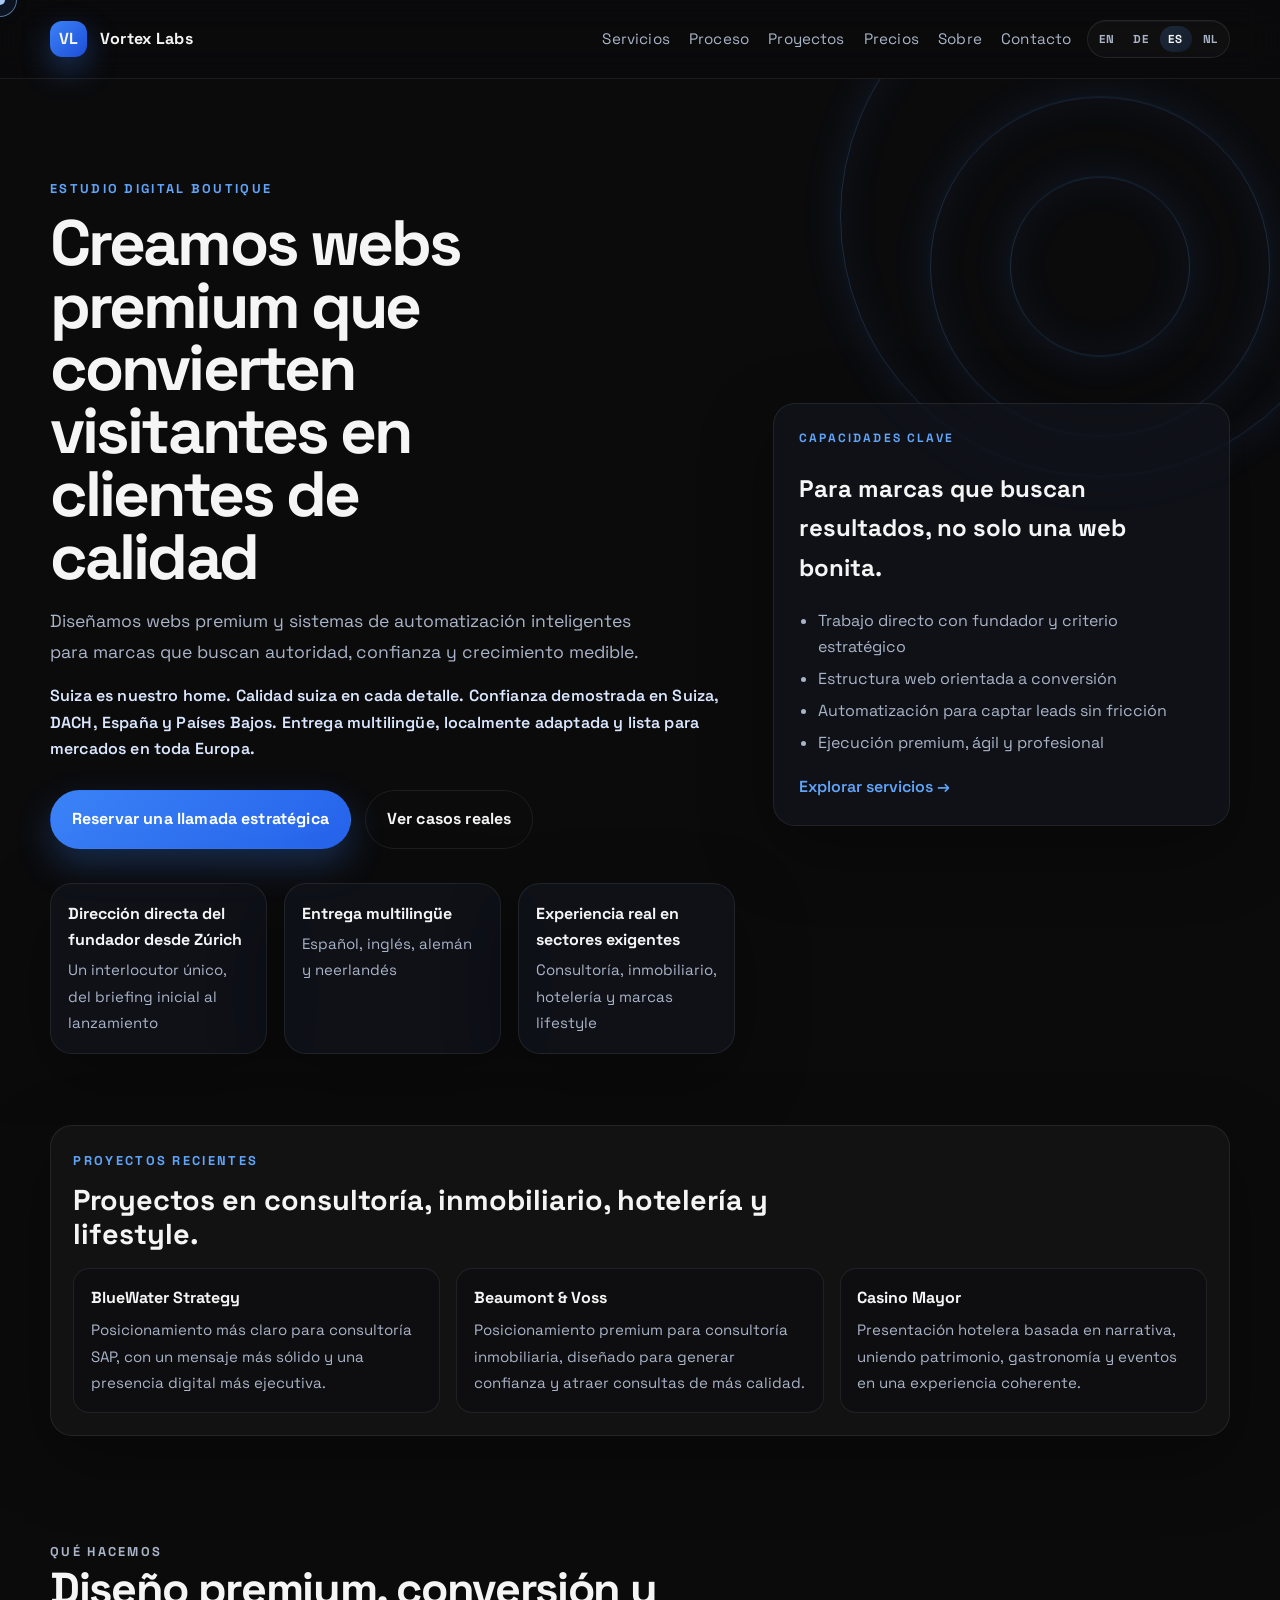
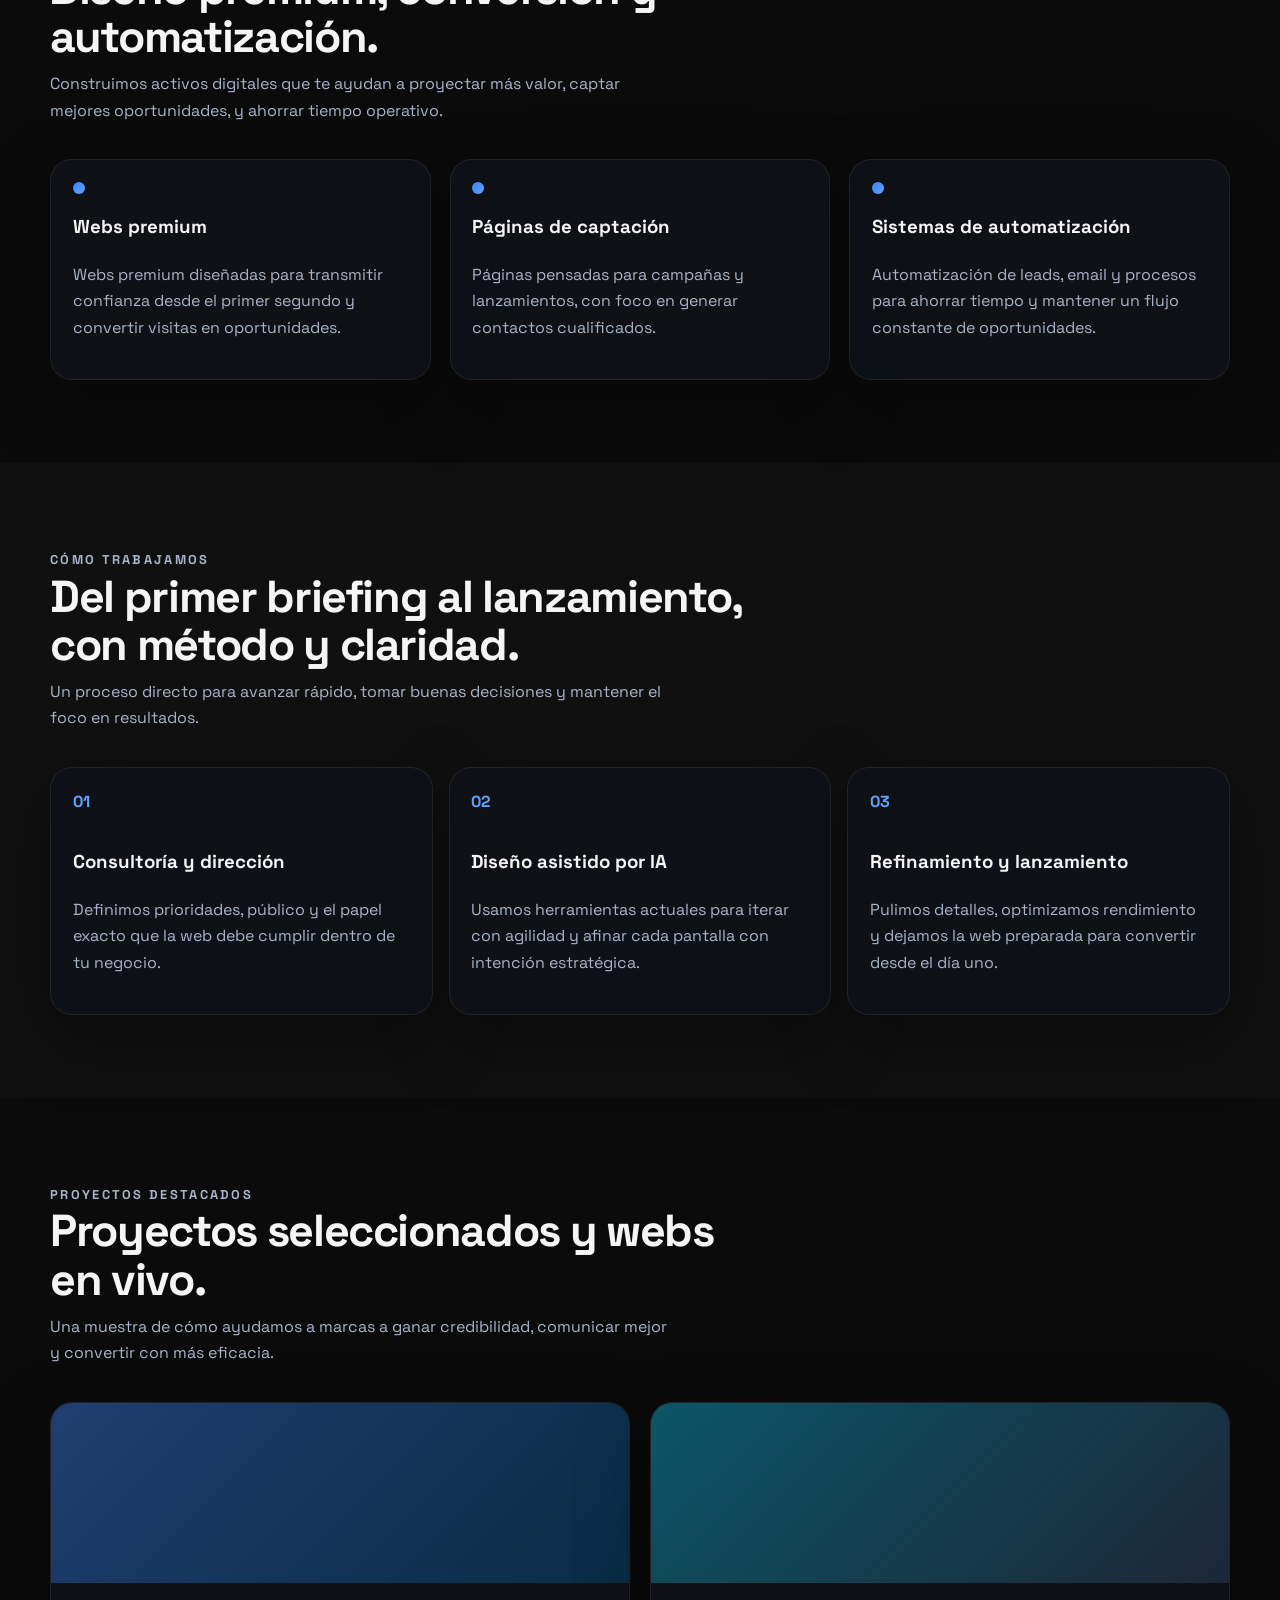
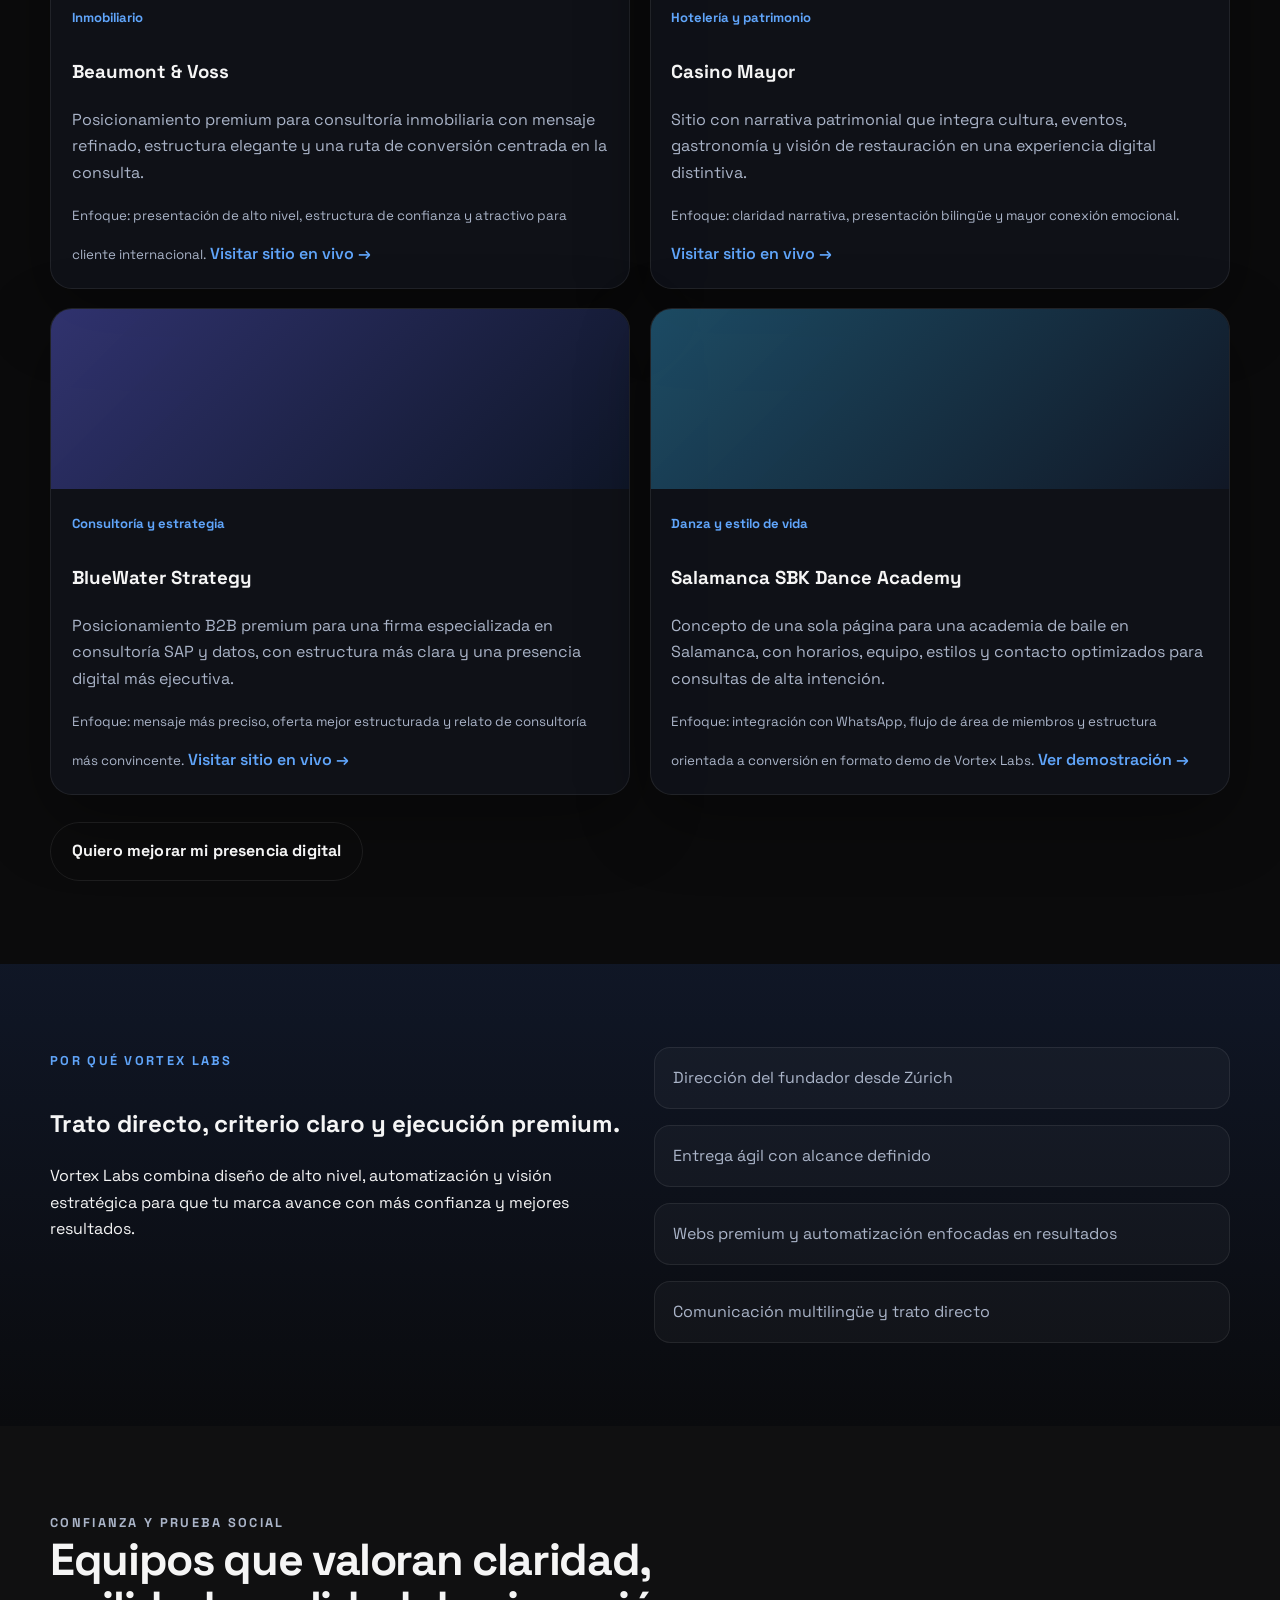
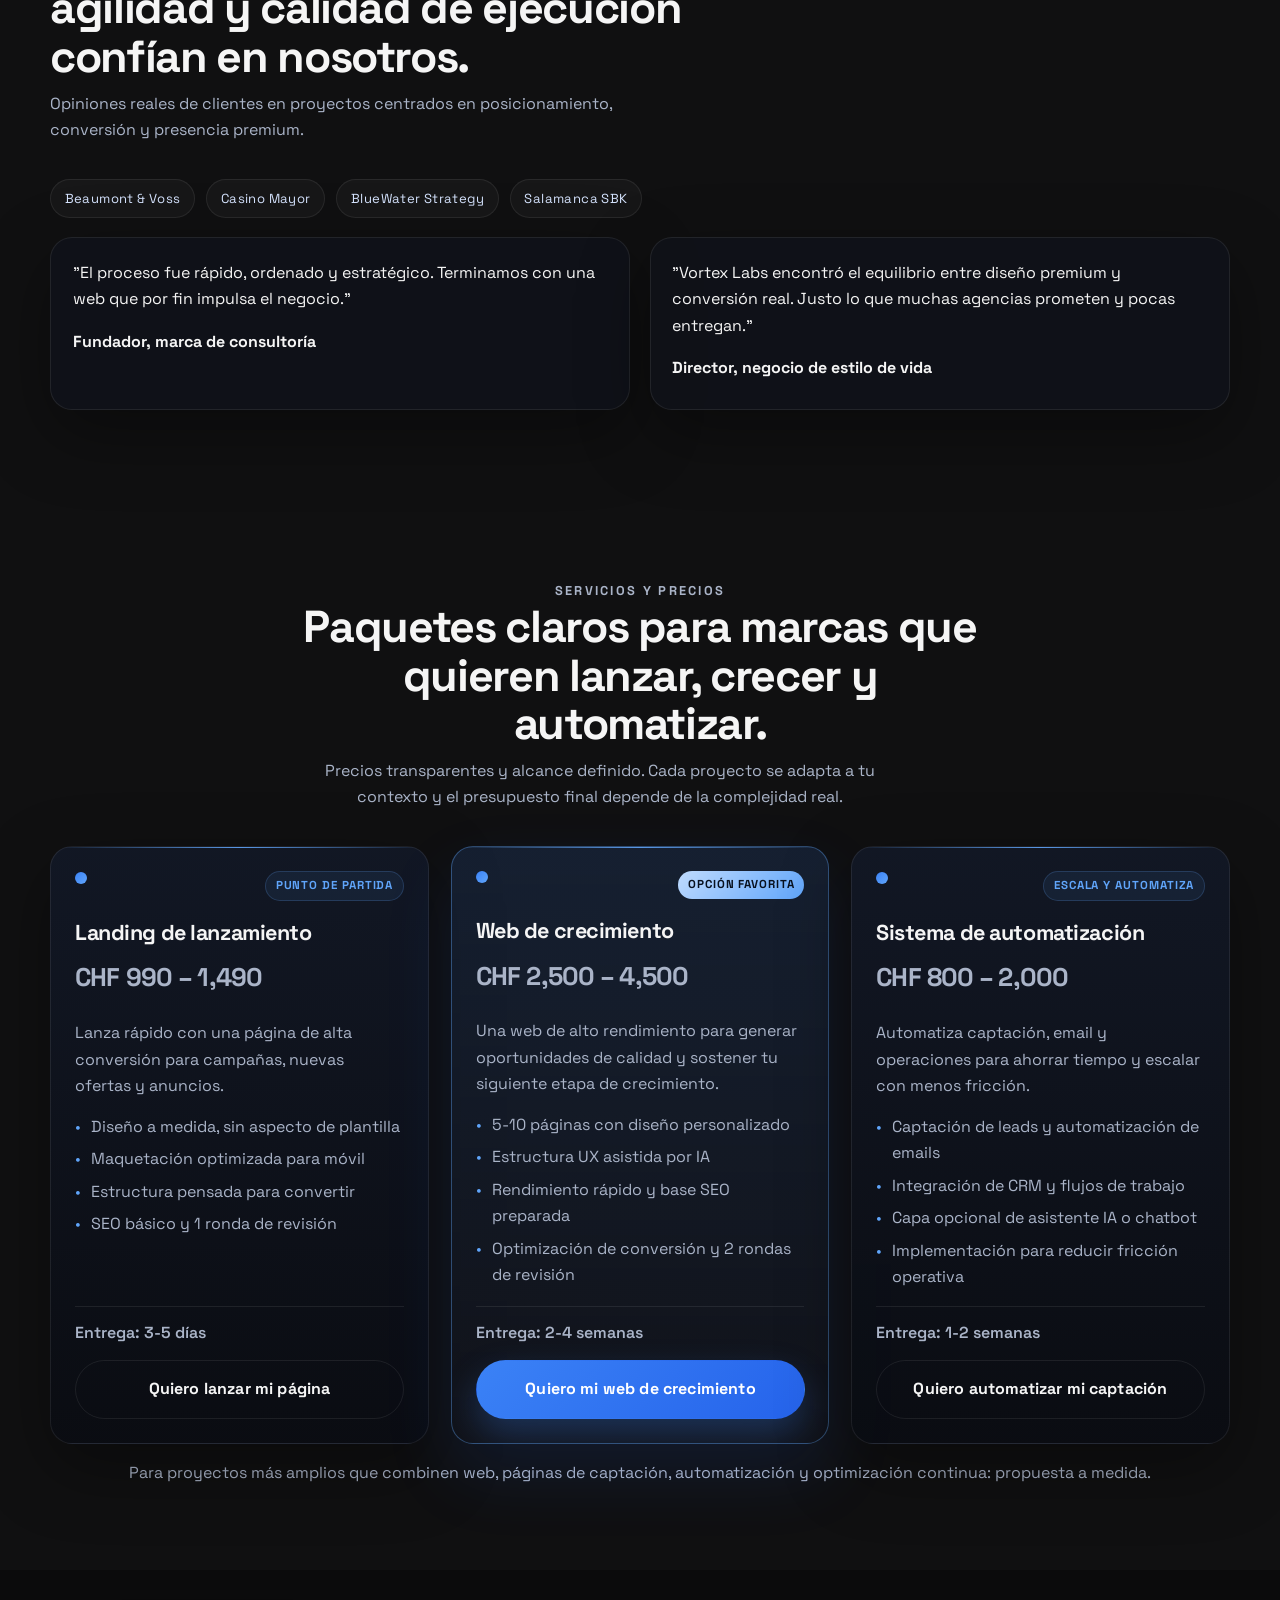
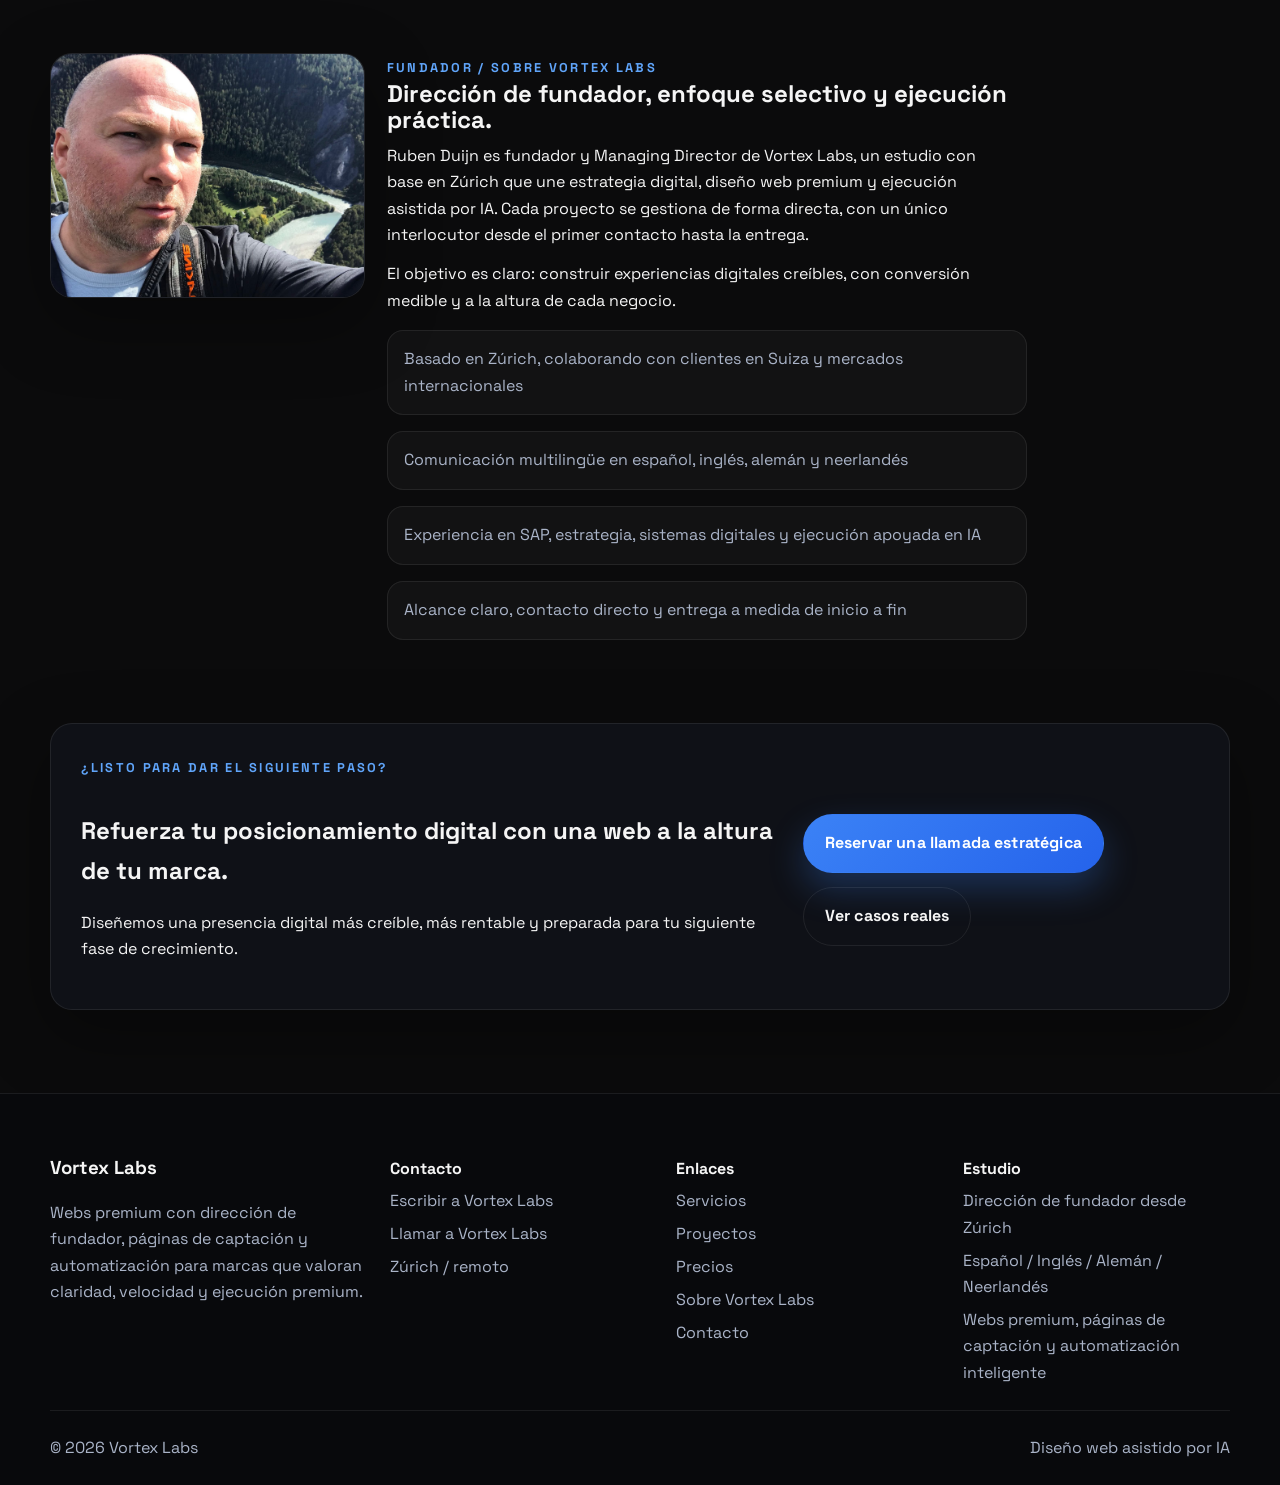
<file: es/index.html>
<!doctype html>
<html lang="es">
<head>
  <meta charset="utf-8" />
  <meta name="viewport" content="width=device-width, initial-scale=1" />
  <base href="/" />
  <title>Vortex Labs | Webs premium y automatización para captar mejores clientes</title>
  <meta
    name="description"
    content="Vortex Labs crea webs premium, páginas de captación y sistemas de automatización para negocios que quieren atraer mejores clientes y convertir con confianza."
  />
  <link rel="alternate" hreflang="en" href="https://vortexlabs.ch/" />
  <link rel="alternate" hreflang="de" href="https://vortexlabs.ch/de/" />
  <link rel="alternate" hreflang="es" href="https://vortexlabs.ch/es/" />
  <link rel="alternate" hreflang="nl" href="https://vortexlabs.ch/nl/" />
  <link rel="stylesheet" href="styles.css" />
</head>
<body id="top">
  <header class="site-header">
    <div class="container header-inner">
      <a class="brand" href="#top">
        <span class="brand-mark">VL</span>
        <span>Vortex Labs</span>
      </a>

      <nav class="site-nav" id="site-nav">
        <a href="#services">Servicios</a>
        <a href="#process">Proceso</a>
        <a href="#work">Proyectos</a>
        <a href="#pricing">Precios</a>
        <a href="#about">Sobre</a>
        <a href="#contact">Contacto</a>
      </nav>

      <div class="header-actions">
        <div class="lang-switch" aria-label="Selector de idioma">
          <a class="lang-link" href="/" data-language="en">EN</a>
          <a class="lang-link" href="/de/" data-language="de">DE</a>
          <a class="lang-link active" href="/es/" data-language="es">ES</a>
          <a class="lang-link" href="/nl/" data-language="nl">NL</a>
        </div>

        <button class="menu-toggle" id="menu-toggle" aria-expanded="false" aria-controls="site-nav" aria-label="Abrir menú">
          <span></span><span></span><span></span>
        </button>
      </div>
    </div>
  </header>

  <main>
    <section class="hero">
      <div class="hero-vortex" aria-hidden="true">
        <div class="vortex-ring ring-one"></div>
        <div class="vortex-ring ring-two"></div>
        <div class="vortex-ring ring-three"></div>
      </div>

      <div class="container hero-grid">
        <div class="hero-copy">
          <p class="eyebrow">ESTUDIO DIGITAL BOUTIQUE</p>
          <h1>Creamos webs premium que convierten visitantes en clientes de calidad</h1>
          <p class="lead">
            Diseñamos webs premium y sistemas de automatización inteligentes para marcas que buscan autoridad, confianza y crecimiento medible.
          </p>
          <p class="hero-kicker">Suiza es nuestro home. Calidad suiza en cada detalle. Confianza demostrada en Suiza, DACH, España y Países Bajos. Entrega multilingüe, localmente adaptada y lista para mercados en toda Europa.</p>

          <div class="hero-actions">
            <a class="button" href="#contact">Reservar una llamada estratégica</a>
            <a class="button secondary" href="#work">Ver casos reales</a>
          </div>

          <div class="hero-stats">
            <div>
              <strong>Dirección directa del fundador desde Zúrich</strong>
              <span>Un interlocutor único, del briefing inicial al lanzamiento</span>
            </div>
            <div>
              <strong>Entrega multilingüe</strong>
              <span>Español, inglés, alemán y neerlandés</span>
            </div>
            <div>
              <strong>Experiencia real en sectores exigentes</strong>
              <span>Consultoría, inmobiliario, hotelería y marcas lifestyle</span>
            </div>
          </div>
        </div>

        <aside class="hero-card">
          <p class="card-label">CAPACIDADES CLAVE</p>
          <h2>Para marcas que buscan resultados, no solo una web bonita.</h2>
          <ul class="feature-list">
            <li>Trabajo directo con fundador y criterio estratégico</li>
            <li>Estructura web orientada a conversión</li>
            <li>Automatización para captar leads sin fricción</li>
            <li>Ejecución premium, ágil y profesional</li>
          </ul>
          <a class="text-link" href="#services">Explorar servicios →</a>
        </aside>
      </div>
    </section>

    <section class="proof-strip" aria-label="Prueba de proyectos recientes">
      <div class="container proof-strip-inner">
        <div class="proof-copy">
          <p class="eyebrow">PROYECTOS RECIENTES</p>
          <h2>Proyectos en consultoría, inmobiliario, hotelería y lifestyle.</h2>
        </div>

        <div class="proof-grid">
          <article class="proof-item">
            <strong>BlueWater Strategy</strong>
            <span>Posicionamiento más claro para consultoría SAP, con un mensaje más sólido y una presencia digital más ejecutiva.</span>
          </article>
          <article class="proof-item">
            <strong>Beaumont &amp; Voss</strong>
            <span>Posicionamiento premium para consultoría inmobiliaria, diseñado para generar confianza y atraer consultas de más calidad.</span>
          </article>
          <article class="proof-item">
            <strong>Casino Mayor</strong>
            <span>Presentación hotelera basada en narrativa, uniendo patrimonio, gastronomía y eventos en una experiencia coherente.</span>
          </article>
        </div>
      </div>
    </section>

    <section class="section" id="services">
      <div class="container">
        <div class="section-heading">
          <p class="eyebrow">QUÉ HACEMOS</p>
          <h2>Diseño premium, conversión y automatización.</h2>
          <p>
            Construimos activos digitales que te ayudan a proyectar más valor, captar mejores oportunidades, y ahorrar tiempo operativo.
          </p>
        </div>

        <div class="card-grid three-up">
          <article class="info-card">
            <div class="icon-dot"></div>
            <h3>Webs premium</h3>
            <p>Webs premium diseñadas para transmitir confianza desde el primer segundo y convertir visitas en oportunidades.</p>
          </article>

          <article class="info-card">
            <div class="icon-dot"></div>
            <h3>Páginas de captación</h3>
            <p>Páginas pensadas para campañas y lanzamientos, con foco en generar contactos cualificados.</p>
          </article>

          <article class="info-card">
            <div class="icon-dot"></div>
            <h3>Sistemas de automatización</h3>
            <p>Automatización de leads, email y procesos para ahorrar tiempo y mantener un flujo constante de oportunidades.</p>
          </article>
        </div>
      </div>
    </section>

    <section class="section section-alt" id="process">
      <div class="container">
        <div class="section-heading">
          <p class="eyebrow">CÓMO TRABAJAMOS</p>
          <h2>Del primer briefing al lanzamiento, con método y claridad.</h2>
            <p>Un proceso directo para avanzar rápido, tomar buenas decisiones y mantener el foco en resultados.</p>
        </div>

        <div class="process-grid">
          <article class="process-step">
            <span>01</span>
            <h3>Consultoría y dirección</h3>
            <p>Definimos prioridades, público y el papel exacto que la web debe cumplir dentro de tu negocio.</p>
          </article>

          <article class="process-step">
            <span>02</span>
            <h3>Diseño asistido por IA</h3>
            <p>Usamos herramientas actuales para iterar con agilidad y afinar cada pantalla con intención estratégica.</p>
          </article>

          <article class="process-step">
            <span>03</span>
            <h3>Refinamiento y lanzamiento</h3>
            <p>Pulimos detalles, optimizamos rendimiento y dejamos la web preparada para convertir desde el día uno.</p>
          </article>
        </div>
      </div>
    </section>

    <section class="section" id="work">
      <div class="container">
        <div class="section-heading">
          <p class="eyebrow">PROYECTOS DESTACADOS</p>
          <h2>Proyectos seleccionados y webs en vivo.</h2>
          <p>Una muestra de cómo ayudamos a marcas a ganar credibilidad, comunicar mejor y convertir con más eficacia.</p>
        </div>

        <div class="showcase-grid">
          <article class="showcase-card">
            <div class="showcase-media media-one"></div>
            <div class="showcase-body">
              <span class="showcase-tag">Inmobiliario</span>
              <h3>Beaumont &amp; Voss</h3>
              <p>Posicionamiento premium para consultoría inmobiliaria con mensaje refinado, estructura elegante y una ruta de conversión centrada en la consulta.</p>
              <small>Enfoque: presentación de alto nivel, estructura de confianza y atractivo para cliente internacional.</small>
              <a class="text-link" href="https://beaumontvoss.com" target="_blank" rel="noopener noreferrer">Visitar sitio en vivo →</a>
            </div>
          </article>

          <article class="showcase-card">
            <div class="showcase-media media-two"></div>
            <div class="showcase-body">
              <span class="showcase-tag">Hotelería y patrimonio</span>
              <h3>Casino Mayor</h3>
              <p>Sitio con narrativa patrimonial que integra cultura, eventos, gastronomía y visión de restauración en una experiencia digital distintiva.</p>
              <small>Enfoque: claridad narrativa, presentación bilingüe y mayor conexión emocional.</small>
              <a class="text-link" href="https://casinomayor.es" target="_blank" rel="noopener noreferrer">Visitar sitio en vivo →</a>
            </div>
          </article>

          <article class="showcase-card">
            <div class="showcase-media media-three"></div>
            <div class="showcase-body">
              <span class="showcase-tag">Consultoría y estrategia</span>
              <h3>BlueWater Strategy</h3>
              <p>Posicionamiento B2B premium para una firma especializada en consultoría SAP y datos, con estructura más clara y una presencia digital más ejecutiva.</p>
              <small>Enfoque: mensaje más preciso, oferta mejor estructurada y relato de consultoría más convincente.</small>
              <a class="text-link" href="https://bluewaterstrategy.ch" target="_blank" rel="noopener noreferrer">Visitar sitio en vivo →</a>
            </div>
          </article>

          <article class="showcase-card">
            <div class="showcase-media media-four"></div>
            <div class="showcase-body">
              <span class="showcase-tag">Danza y estilo de vida</span>
              <h3>Salamanca SBK Dance Academy</h3>
              <p>Concepto de una sola página para una academia de baile en Salamanca, con horarios, equipo, estilos y contacto optimizados para consultas de alta intención.</p>
              <small>Enfoque: integración con WhatsApp, flujo de área de miembros y estructura orientada a conversión en formato demo de Vortex Labs.</small>
              <a class="text-link" href="https://salamancasbk.es" target="_blank" rel="noopener noreferrer">Ver demostración →</a>
            </div>
          </article>

          <article class="showcase-card" hidden>
            <div class="showcase-media media-five"></div>
            <div class="showcase-body">
              <span class="showcase-tag">Danza y estilo de vida</span>
              <h3>Salsa y Bongó Dance Academy — Sitio en vivo</h3>
              <p>Web de producción para una academia consolidada en Salamanca, con horarios completos, perfiles de profesores y experiencia de contacto orientada a captación.</p>
              <small>Enfoque: presentación premium, navegación clara por clases y embudos de consulta pensados para convertir alumnos reales.</small>
              <a class="text-link" href="https://salsaybongodanceacademy.com" target="_blank" rel="noopener noreferrer">Visitar sitio en vivo →</a>
            </div>
          </article>

        </div>

        <div class="center-action">
          <a class="button secondary" href="#contact">Quiero mejorar mi presencia digital</a>
        </div>
      </div>
    </section>

    <section class="section section-dark" id="why">
      <div class="container why-grid">
        <div>
          <p class="eyebrow">POR QUÉ VORTEX LABS</p>
          <h2>Trato directo, criterio claro y ejecución premium.</h2>
          <p>Vortex Labs combina diseño de alto nivel, automatización y visión estratégica para que tu marca avance con más confianza y mejores resultados.</p>
        </div>

        <div class="why-list">
          <div class="why-item">Dirección del fundador desde Zúrich</div>
          <div class="why-item">Entrega ágil con alcance definido</div>
          <div class="why-item">Webs premium y automatización enfocadas en resultados</div>
          <div class="why-item">Comunicación multilingüe y trato directo</div>
        </div>
      </div>
    </section>

    <section class="section section-alt" id="testimonials">
      <div class="container">
        <div class="section-heading">
          <p class="eyebrow">CONFIANZA Y PRUEBA SOCIAL</p>
          <h2>Equipos que valoran claridad, agilidad y calidad de ejecución confían en nosotros.</h2>
          <p>Opiniones reales de clientes en proyectos centrados en posicionamiento, conversión y presencia premium.</p>
        </div>

        <div class="logo-strip" aria-label="Logotipos de clientes">
          <span class="logo-pill">Beaumont &amp; Voss</span>
          <span class="logo-pill">Casino Mayor</span>
          <span class="logo-pill">BlueWater Strategy</span>
          <span class="logo-pill">Salamanca SBK</span>
        </div>

        <div class="testimonial-grid">
          <article class="testimonial-card">
            <p>"El proceso fue rápido, ordenado y estratégico. Terminamos con una web que por fin impulsa el negocio."</p>
            <strong>Fundador, marca de consultoría</strong>
          </article>
          <article class="testimonial-card">
            <p>"Vortex Labs encontró el equilibrio entre diseño premium y conversión real. Justo lo que muchas agencias prometen y pocas entregan."</p>
            <strong>Director, negocio de estilo de vida</strong>
          </article>
        </div>
      </div>
    </section>

    <section class="section section-alt" id="pricing">
      <div class="container">
        <div class="section-heading pricing-heading">
          <p class="eyebrow">SERVICIOS Y PRECIOS</p>
          <h2>Paquetes claros para marcas que quieren lanzar, crecer y automatizar.</h2>
          <p>
            Precios transparentes y alcance definido. Cada proyecto se adapta a tu contexto y el presupuesto final depende de la complejidad real.
          </p>
        </div>

        <div class="card-grid three-up pricing-grid">
          <article class="info-card pricing-card">
            <div class="pricing-topline">
              <div class="icon-dot"></div>
              <span class="pricing-label">PUNTO DE PARTIDA</span>
            </div>
            <h3>Landing de lanzamiento</h3>
            <p class="pricing-range"><strong>CHF 990 – 1,490</strong></p>
            <p class="pricing-summary">Lanza rápido con una página de alta conversión para campañas, nuevas ofertas y anuncios.</p>
            <ul class="pricing-list">
              <li>Diseño a medida, sin aspecto de plantilla</li>
              <li>Maquetación optimizada para móvil</li>
              <li>Estructura pensada para convertir</li>
              <li>SEO básico y 1 ronda de revisión</li>
            </ul>
            <p class="pricing-meta">Entrega: 3-5 días</p>
            <a class="button secondary pricing-action" href="#contact">Quiero lanzar mi página</a>
          </article>

          <article class="info-card pricing-card pricing-card-featured">
            <div class="pricing-topline">
              <div class="icon-dot"></div>
              <span class="pricing-badge">Opción favorita</span>
            </div>
            <h3>Web de crecimiento</h3>
            <p class="pricing-range"><strong>CHF 2,500 – 4,500</strong></p>
            <p class="pricing-summary">Una web de alto rendimiento para generar oportunidades de calidad y sostener tu siguiente etapa de crecimiento.</p>
            <ul class="pricing-list">
              <li>5-10 páginas con diseño personalizado</li>
              <li>Estructura UX asistida por IA</li>
              <li>Rendimiento rápido y base SEO preparada</li>
              <li>Optimización de conversión y 2 rondas de revisión</li>
            </ul>
            <p class="pricing-meta">Entrega: 2-4 semanas</p>
            <a class="button pricing-action" href="#contact">Quiero mi web de crecimiento</a>
          </article>

          <article class="info-card pricing-card">
            <div class="pricing-topline">
              <div class="icon-dot"></div>
              <span class="pricing-label">ESCALA Y AUTOMATIZA</span>
            </div>
            <h3>Sistema de automatización</h3>
            <p class="pricing-range"><strong>CHF 800 – 2,000</strong></p>
            <p class="pricing-summary">Automatiza captación, email y operaciones para ahorrar tiempo y escalar con menos fricción.</p>
            <ul class="pricing-list">
              <li>Captación de leads y automatización de emails</li>
              <li>Integración de CRM y flujos de trabajo</li>
              <li>Capa opcional de asistente IA o chatbot</li>
              <li>Implementación para reducir fricción operativa</li>
            </ul>
            <p class="pricing-meta">Entrega: 1-2 semanas</p>
            <a class="button secondary pricing-action" href="#contact">Quiero automatizar mi captación</a>
          </article>
        </div>

        <p class="pricing-note">Para proyectos más amplios que combinen web, páginas de captación, automatización y optimización continua: propuesta a medida.</p>
      </div>
    </section>

    <section class="section" id="about">
      <div class="container about-grid">
        <div class="founder-portrait-card">
          <img
            class="founder-portrait-image"
            src="images/founder-ruben.jpg"
            alt="Ruben Duijn, fundador de Vortex Labs"
          />
        </div>

        <div class="about-copy">
          <p class="eyebrow">FUNDADOR / SOBRE VORTEX LABS</p>
          <h2>Dirección de fundador, enfoque selectivo y ejecución práctica.</h2>
          <p>
            Ruben Duijn es fundador y Managing Director de Vortex Labs, un estudio con base en Zúrich que une estrategia digital,
            diseño web premium y ejecución asistida por IA. Cada proyecto se gestiona de forma directa, con un único interlocutor desde el primer contacto hasta la entrega.
          </p>
          <p>
            El objetivo es claro: construir experiencias digitales creíbles, con conversión medible y a la altura de cada negocio.
          </p>

          <div class="why-list founder-highlights">
            <div class="why-item">Basado en Zúrich, colaborando con clientes en Suiza y mercados internacionales</div>
            <div class="why-item">Comunicación multilingüe en español, inglés, alemán y neerlandés</div>
            <div class="why-item">Experiencia en SAP, estrategia, sistemas digitales y ejecución apoyada en IA</div>
            <div class="why-item">Alcance claro, contacto directo y entrega a medida de inicio a fin</div>
          </div>
        </div>
      </div>
    </section>

    <section class="section cta-section" id="contact">
      <div class="container cta-card">
        <div>
          <p class="eyebrow">¿LISTO PARA DAR EL SIGUIENTE PASO?</p>
          <h2>Refuerza tu posicionamiento digital con una web a la altura de tu marca.</h2>
          <p>Diseñemos una presencia digital más creíble, más rentable y preparada para tu siguiente fase de crecimiento.</p>
        </div>

        <div class="cta-actions">
          <a class="button" href="mailto:ruben@vortexlabs.ch?subject=Vortex%20Labs%20Consulta%20de%20Proyecto">Reservar una llamada estratégica</a>
          <a class="button secondary" href="#work">Ver casos reales</a>
        </div>
      </div>
    </section>
  </main>

  <footer class="site-footer">
    <div class="container footer-grid">
      <div>
        <h3>Vortex Labs</h3>
        <p>Webs premium con dirección de fundador, páginas de captación y automatización para marcas que valoran claridad, velocidad y ejecución premium.</p>
      </div>

      <div>
        <h4>Contacto</h4>
        <ul>
          <li><a href="mailto:ruben@vortexlabs.ch?subject=Vortex%20Labs%20Consulta">Escribir a Vortex Labs</a></li>
          <li><a href="tel:+41793972132">Llamar a Vortex Labs</a></li>
          <li>Zúrich / remoto</li>
        </ul>
      </div>

      <div>
        <h4>Enlaces</h4>
        <ul>
          <li><a href="#services">Servicios</a></li>
          <li><a href="#work">Proyectos</a></li>
          <li><a href="#pricing">Precios</a></li>
          <li><a href="#about">Sobre Vortex Labs</a></li>
          <li><a href="#contact">Contacto</a></li>
        </ul>
      </div>

      <div>
        <h4>Estudio</h4>
        <ul>
          <li>Dirección de fundador desde Zúrich</li>
          <li>Español / Inglés / Alemán / Neerlandés</li>
          <li>Webs premium, páginas de captación y automatización inteligente</li>
        </ul>
      </div>
    </div>

    <div class="container footer-bottom">
      <span>© <span id="year"></span> Vortex Labs</span>
      <span>Diseño web asistido por IA</span>
    </div>
  </footer>

  <script src="script.js"></script>
</body>
</html>
</file>
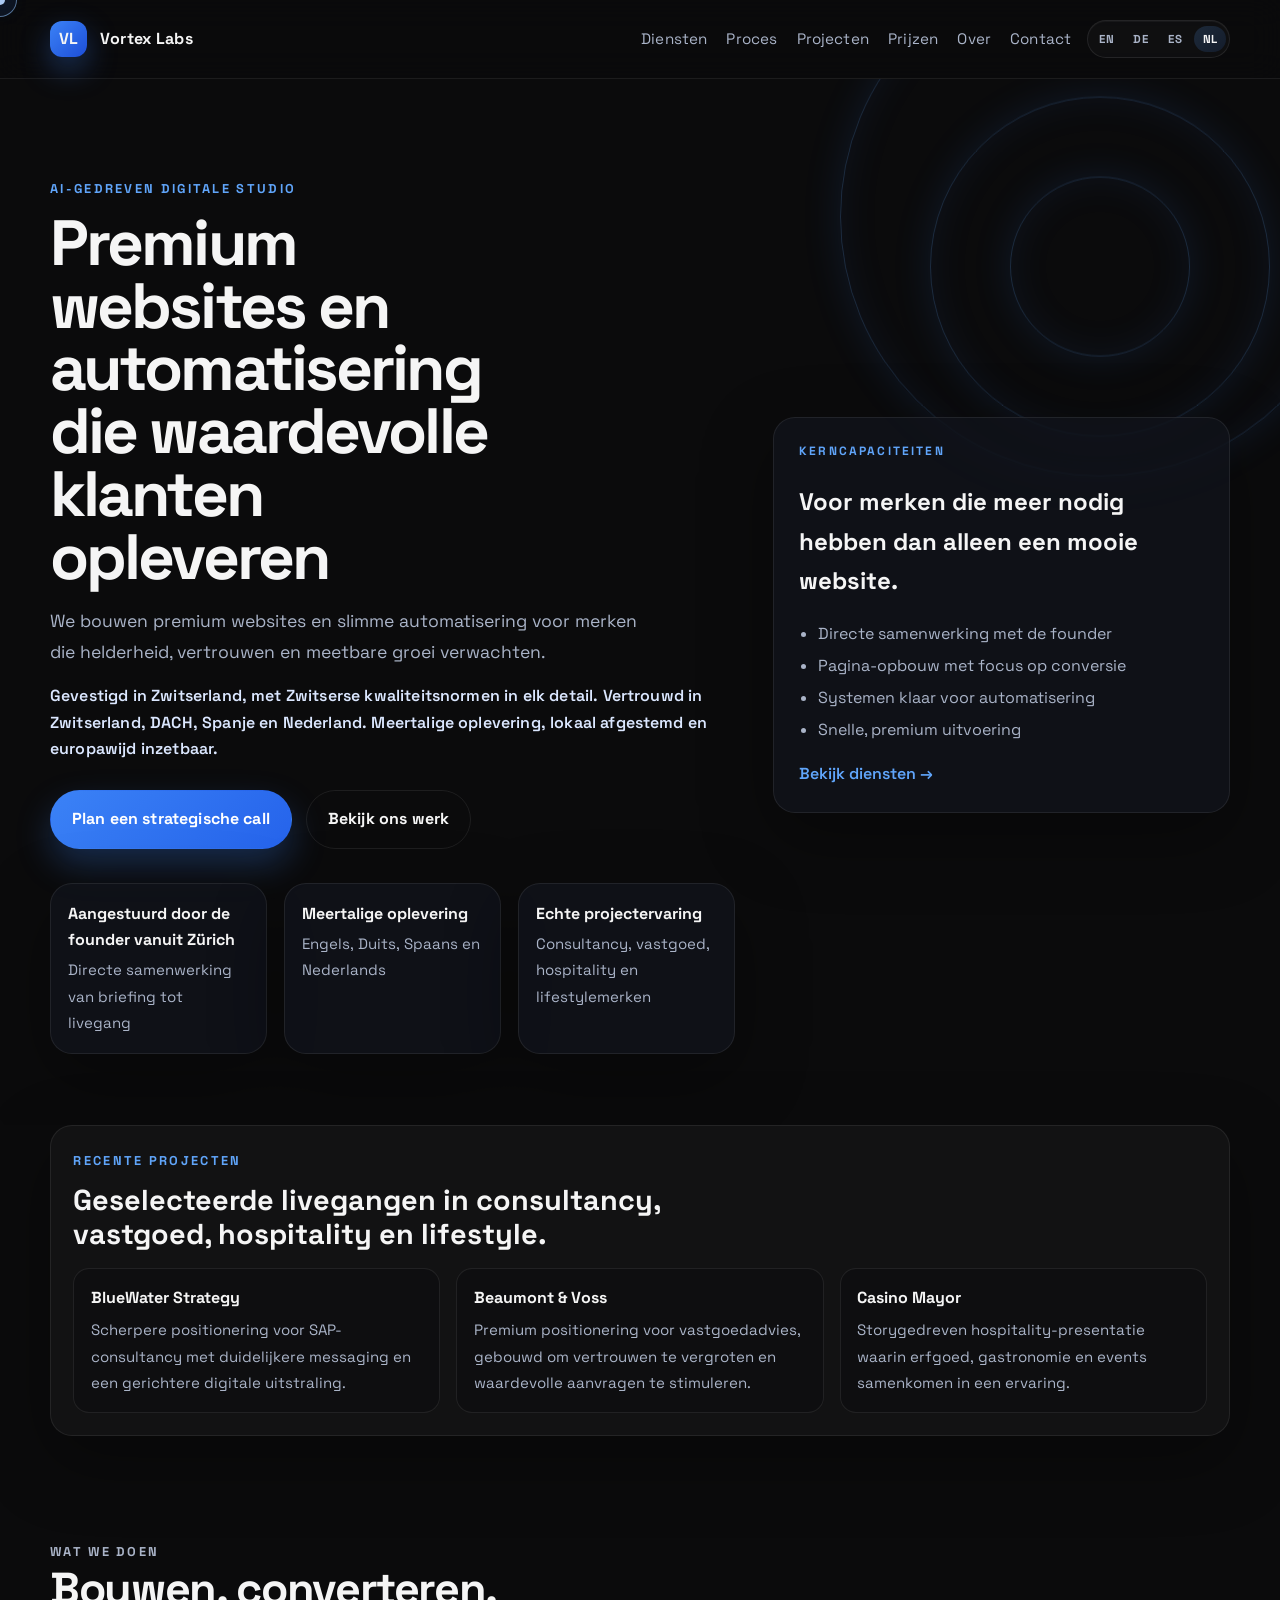
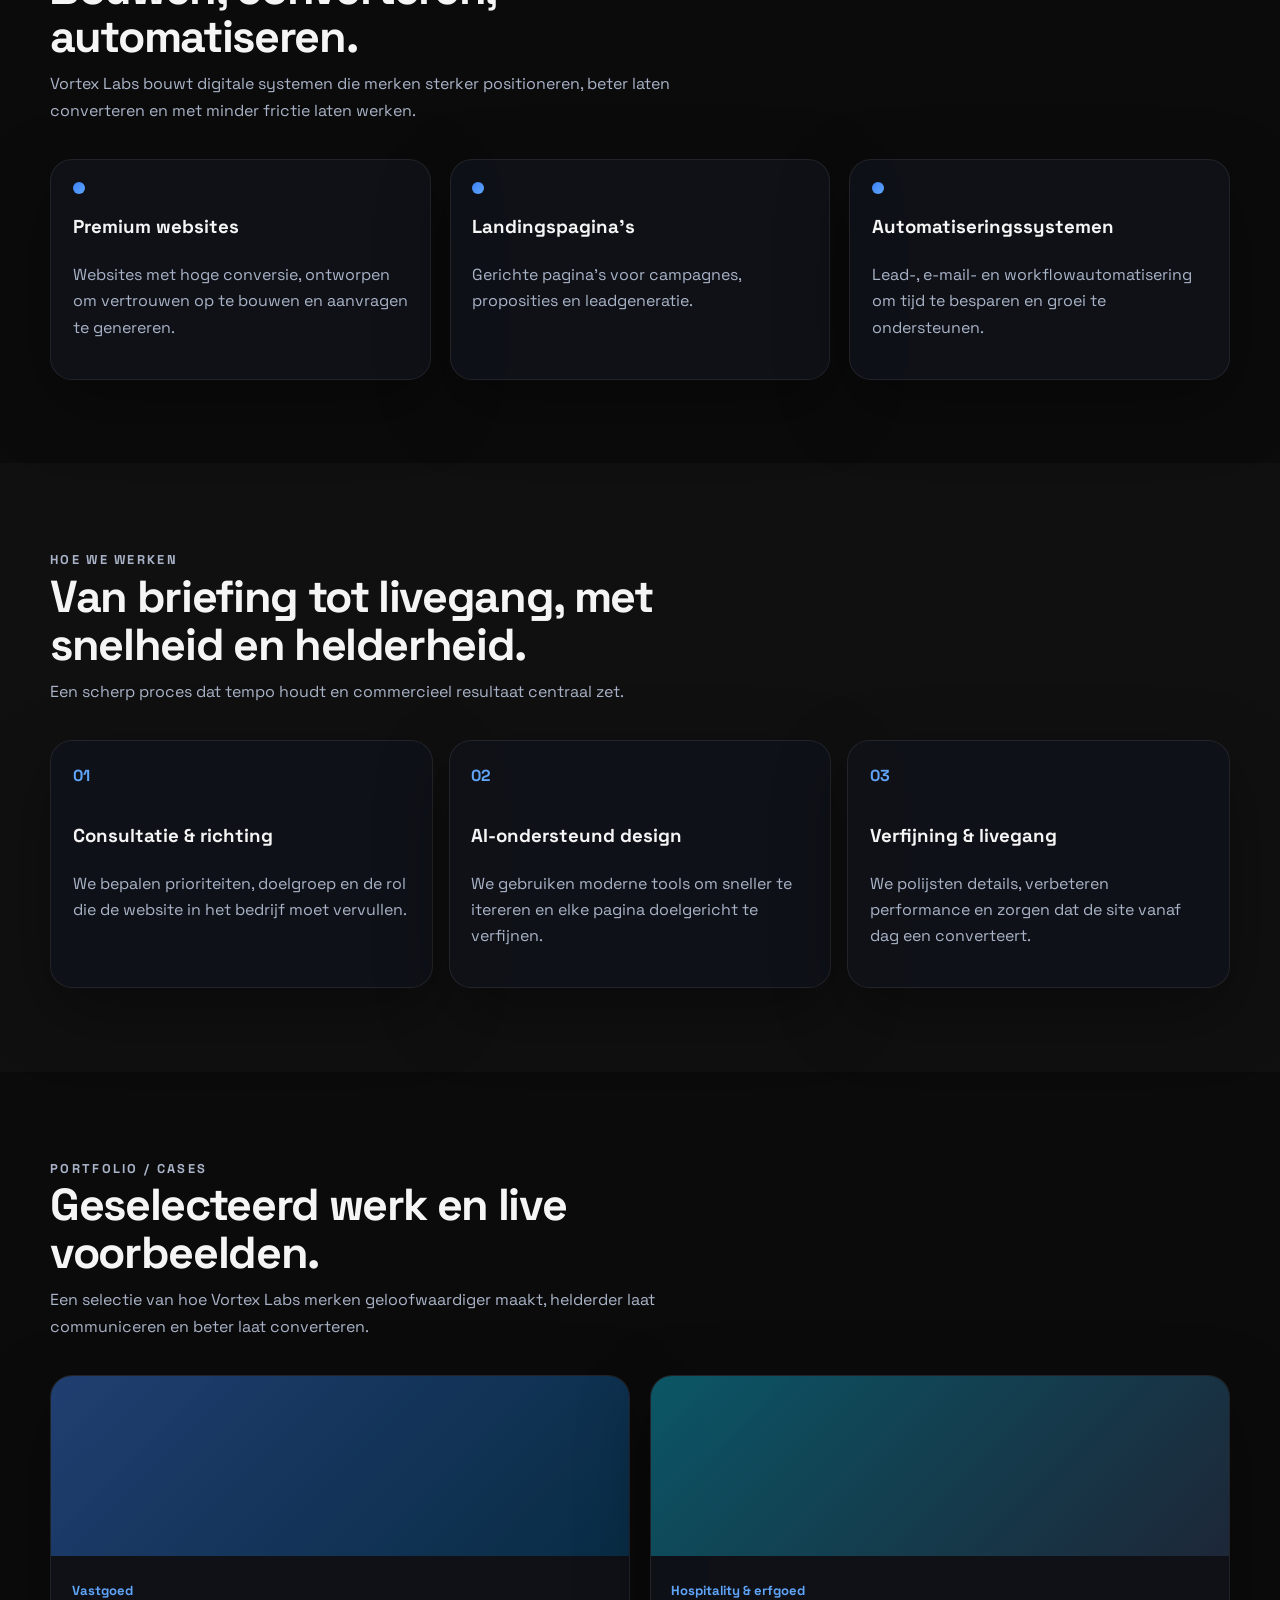
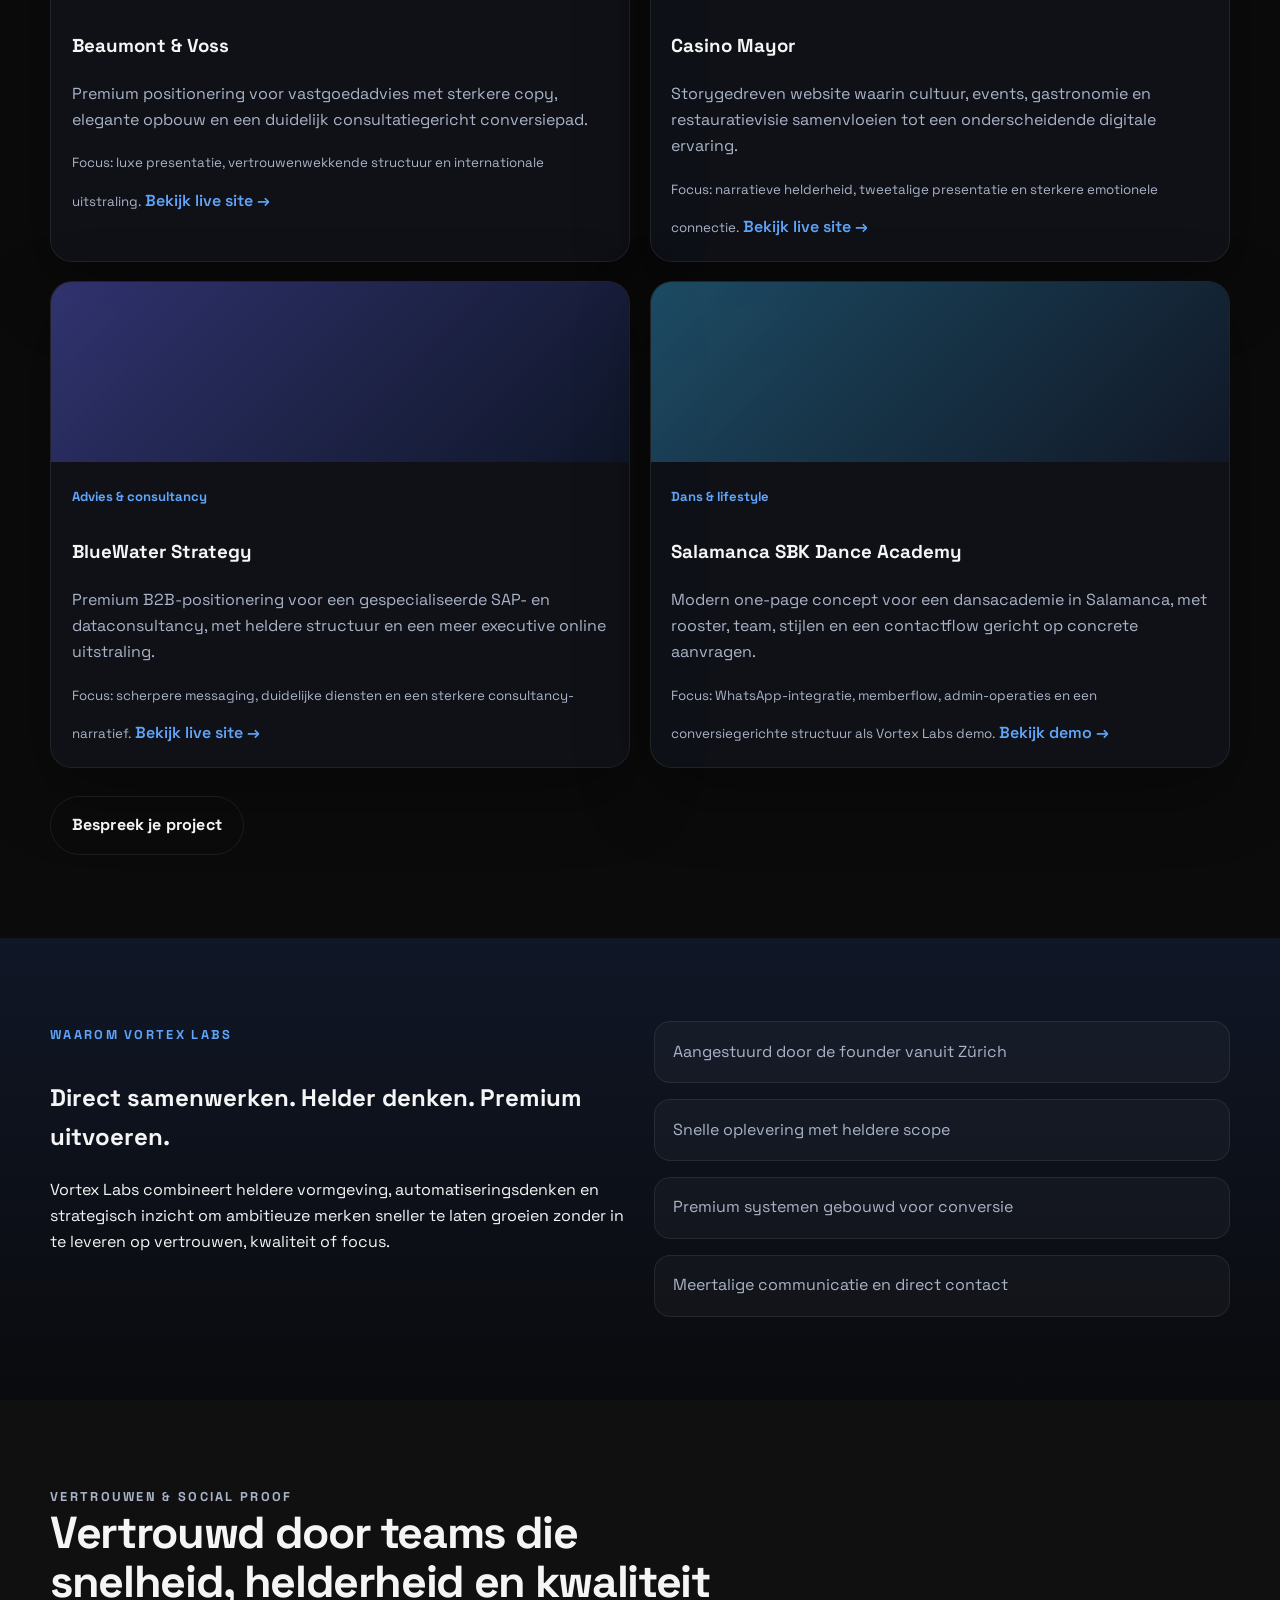
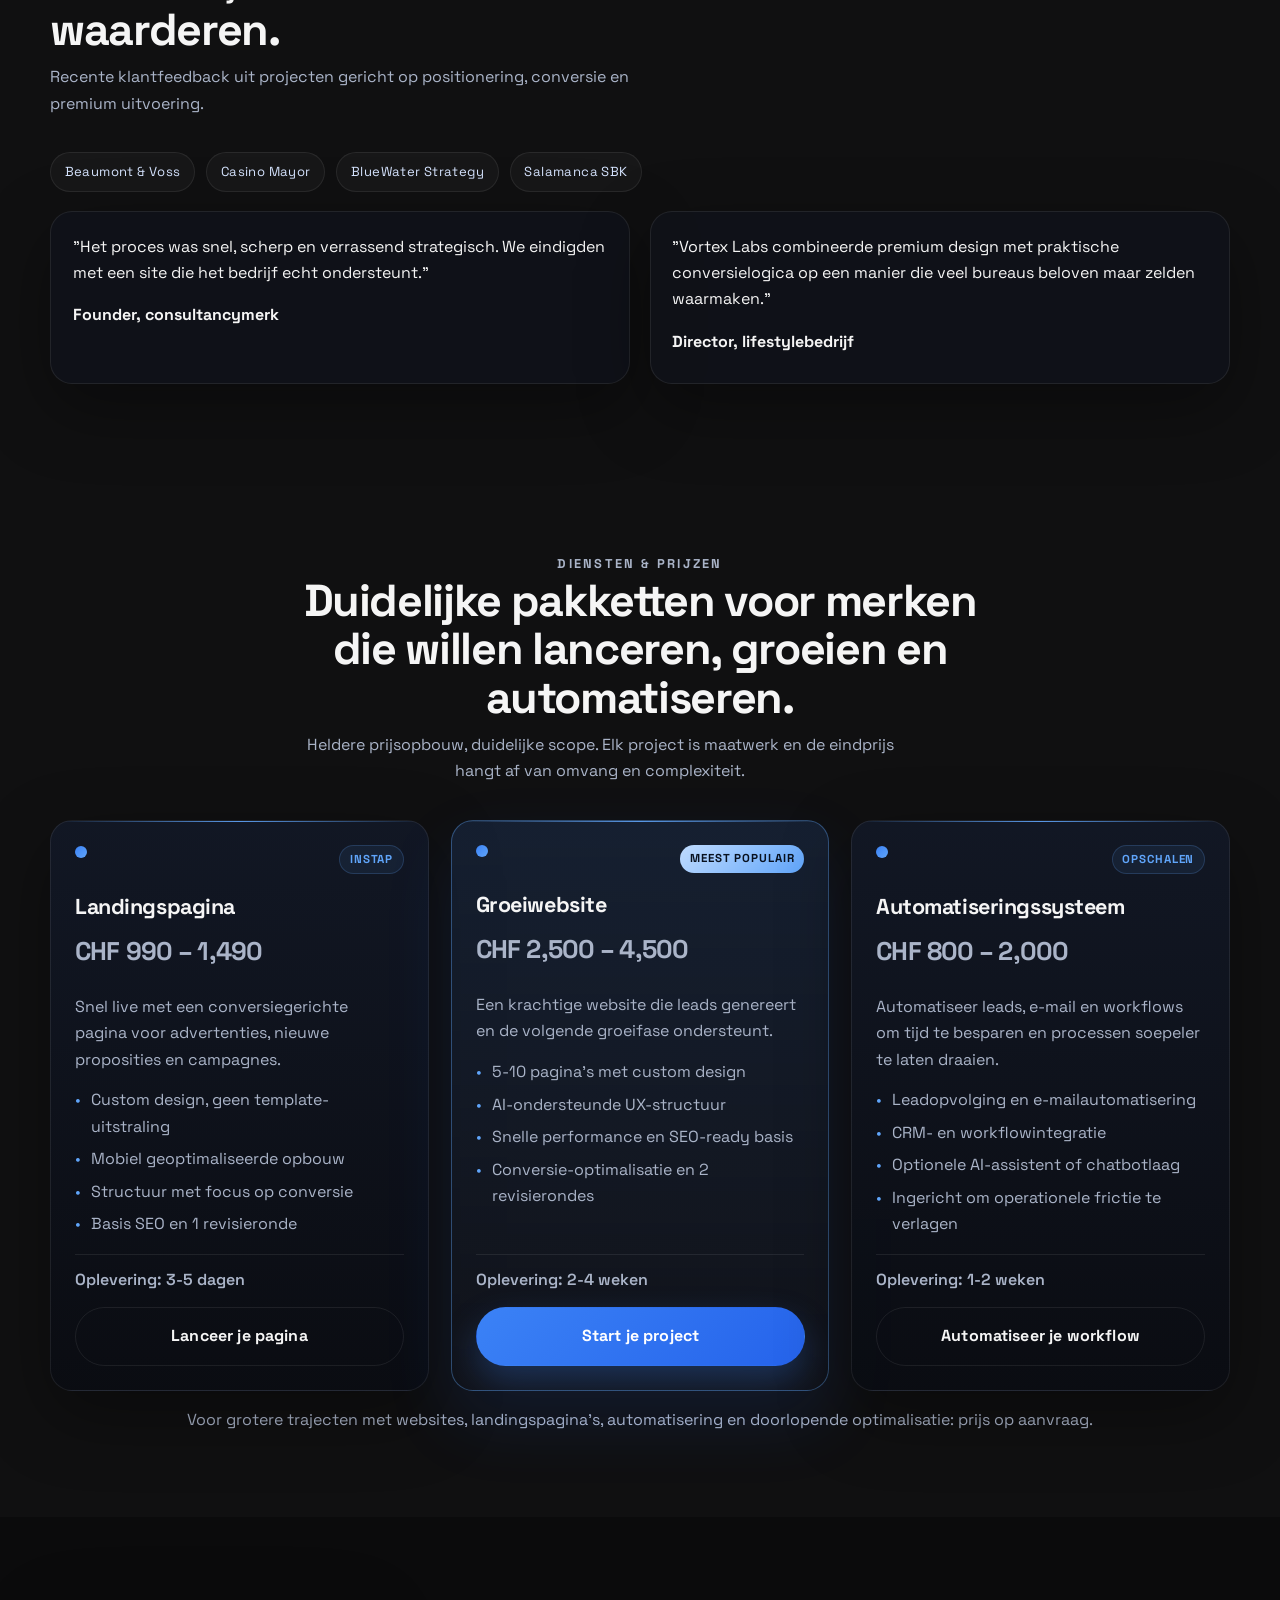
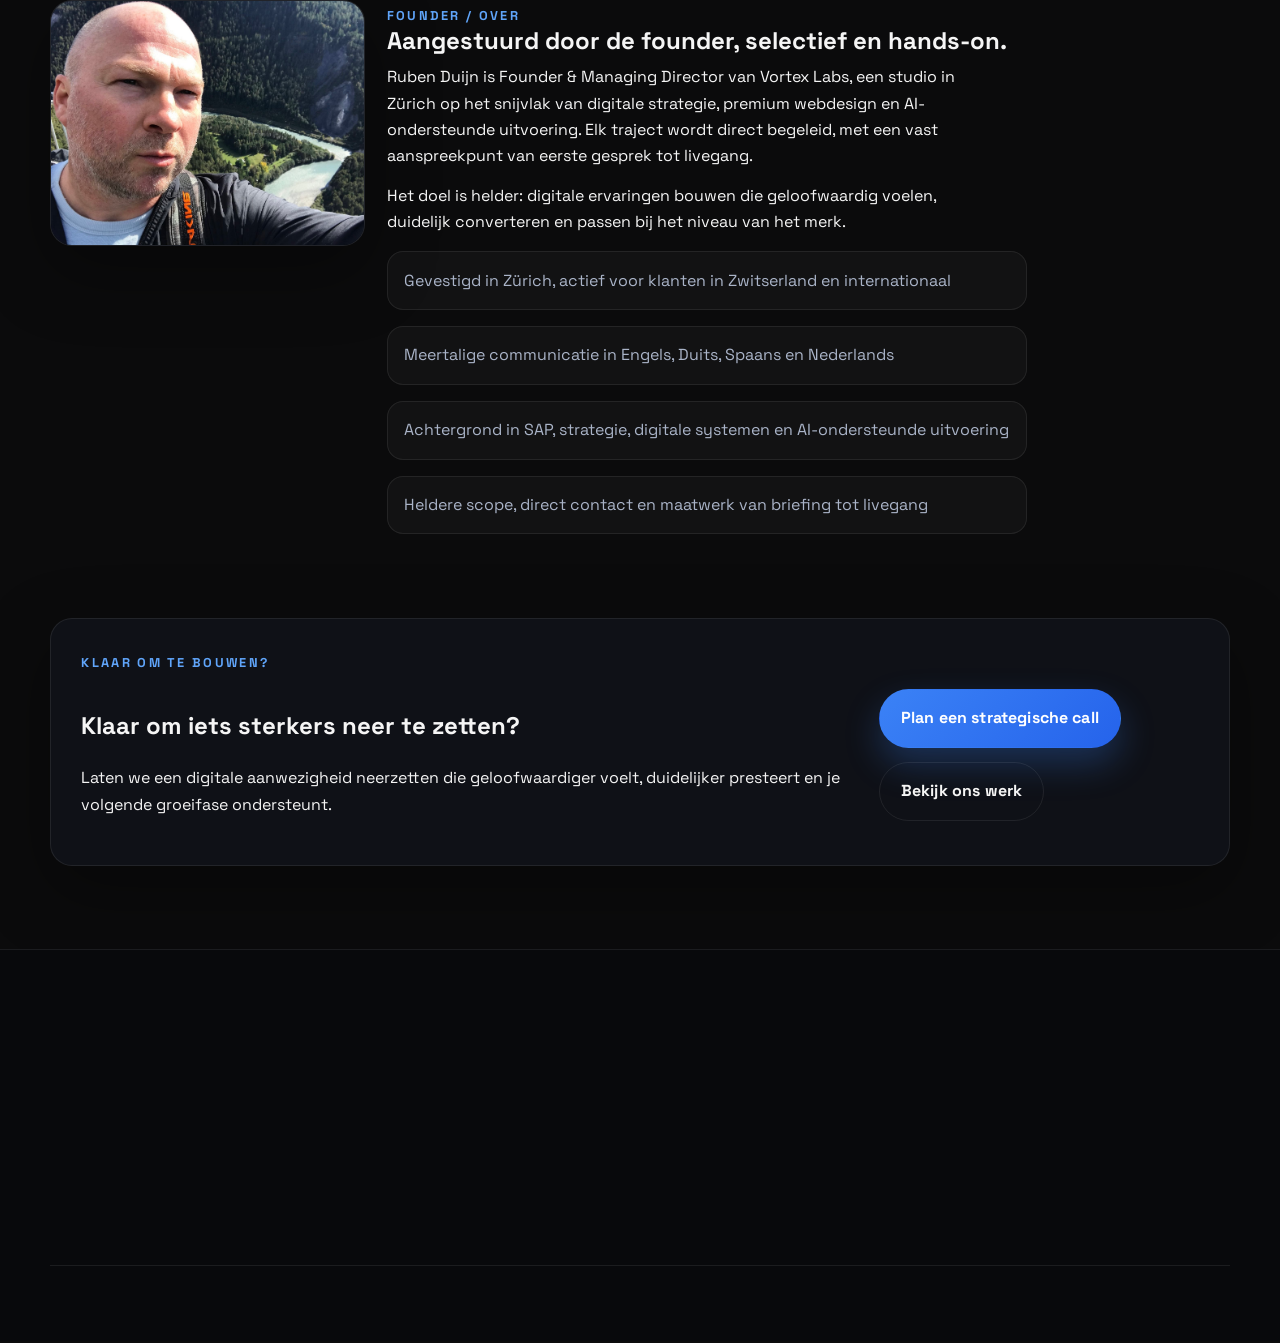
<file: nl/index.html>
<!doctype html>
<html lang="nl-NL">
<head>
  <meta charset="utf-8" />
  <meta name="viewport" content="width=device-width, initial-scale=1" />
  <base href="/" />
  <title>Vortex Labs | Premium websites en automatisering</title>
  <meta
    name="description"
    content="Vortex Labs bouwt premium websites, landingspagina's en automatiseringssystemen voor ambitieuze merken die helderheid, snelheid en conversie willen."
  />
  <link rel="alternate" hreflang="en" href="https://vortexlabs.ch/" />
  <link rel="alternate" hreflang="de" href="https://vortexlabs.ch/de/" />
  <link rel="alternate" hreflang="es" href="https://vortexlabs.ch/es/" />
  <link rel="alternate" hreflang="nl" href="https://vortexlabs.ch/nl/" />
  <link rel="stylesheet" href="styles.css" />
</head>
<body id="top">
  <header class="site-header">
    <div class="container header-inner">
      <a class="brand" href="#top">
        <span class="brand-mark">VL</span>
        <span>Vortex Labs</span>
      </a>

      <nav class="site-nav" id="site-nav">
        <a href="#services">Diensten</a>
        <a href="#process">Proces</a>
        <a href="#work">Projecten</a>
        <a href="#pricing">Prijzen</a>
        <a href="#about">Over</a>
        <a href="#contact">Contact</a>
      </nav>

      <div class="header-actions">
        <div class="lang-switch" aria-label="Taalwisselaar">
          <a class="lang-link" href="/" data-language="en">EN</a>
          <a class="lang-link" href="/de/" data-language="de">DE</a>
          <a class="lang-link" href="/es/" data-language="es">ES</a>
          <a class="lang-link active" href="/nl/" data-language="nl">NL</a>
        </div>

        <button class="menu-toggle" id="menu-toggle" aria-expanded="false" aria-controls="site-nav" aria-label="Menu openen">
          <span></span><span></span><span></span>
        </button>
      </div>
    </div>
  </header>

  <main>
    <section class="hero">
      <div class="hero-vortex" aria-hidden="true">
        <div class="vortex-ring ring-one"></div>
        <div class="vortex-ring ring-two"></div>
        <div class="vortex-ring ring-three"></div>
      </div>

      <div class="container hero-grid">
        <div class="hero-copy">
          <p class="eyebrow">AI-GEDREVEN DIGITALE STUDIO</p>
          <h1>Premium websites en automatisering die waardevolle klanten opleveren</h1>
          <p class="lead">
            We bouwen premium websites en slimme automatisering voor merken die helderheid, vertrouwen en meetbare groei verwachten.
          </p>
          <p class="hero-kicker">Gevestigd in Zwitserland, met Zwitserse kwaliteitsnormen in elk detail. Vertrouwd in Zwitserland, DACH, Spanje en Nederland. Meertalige oplevering, lokaal afgestemd en europawijd inzetbaar.</p>

          <div class="hero-actions">
            <a class="button" href="#contact">Plan een strategische call</a>
            <a class="button secondary" href="#work">Bekijk ons werk</a>
          </div>

          <div class="hero-stats">
            <div>
              <strong>Aangestuurd door de founder vanuit Zürich</strong>
              <span>Directe samenwerking van briefing tot livegang</span>
            </div>
            <div>
              <strong>Meertalige oplevering</strong>
              <span>Engels, Duits, Spaans en Nederlands</span>
            </div>
            <div>
              <strong>Echte projectervaring</strong>
              <span>Consultancy, vastgoed, hospitality en lifestylemerken</span>
            </div>
          </div>
        </div>

        <aside class="hero-card">
          <p class="card-label">KERNCAPACITEITEN</p>
          <h2>Voor merken die meer nodig hebben dan alleen een mooie website.</h2>
          <ul class="feature-list">
            <li>Directe samenwerking met de founder</li>
            <li>Pagina-opbouw met focus op conversie</li>
            <li>Systemen klaar voor automatisering</li>
            <li>Snelle, premium uitvoering</li>
          </ul>
          <a class="text-link" href="#services">Bekijk diensten →</a>
        </aside>
      </div>
    </section>

    <section class="proof-strip" aria-label="Recente projectresultaten">
      <div class="container proof-strip-inner">
        <div class="proof-copy">
          <p class="eyebrow">RECENTE PROJECTEN</p>
          <h2>Geselecteerde livegangen in consultancy, vastgoed, hospitality en lifestyle.</h2>
        </div>

        <div class="proof-grid">
          <article class="proof-item">
            <strong>BlueWater Strategy</strong>
            <span>Scherpere positionering voor SAP-consultancy met duidelijkere messaging en een gerichtere digitale uitstraling.</span>
          </article>
          <article class="proof-item">
            <strong>Beaumont &amp; Voss</strong>
            <span>Premium positionering voor vastgoedadvies, gebouwd om vertrouwen te vergroten en waardevolle aanvragen te stimuleren.</span>
          </article>
          <article class="proof-item">
            <strong>Casino Mayor</strong>
            <span>Storygedreven hospitality-presentatie waarin erfgoed, gastronomie en events samenkomen in een ervaring.</span>
          </article>
        </div>
      </div>
    </section>

    <section class="section" id="services">
      <div class="container">
        <div class="section-heading">
          <p class="eyebrow">WAT WE DOEN</p>
          <h2>Bouwen, converteren, automatiseren.</h2>
          <p>
            Vortex Labs bouwt digitale systemen die merken sterker positioneren, beter laten converteren
            en met minder frictie laten werken.
          </p>
        </div>

        <div class="card-grid three-up">
          <article class="info-card">
            <div class="icon-dot"></div>
            <h3>Premium websites</h3>
            <p>Websites met hoge conversie, ontworpen om vertrouwen op te bouwen en aanvragen te genereren.</p>
          </article>

          <article class="info-card">
            <div class="icon-dot"></div>
            <h3>Landingspagina's</h3>
            <p>Gerichte pagina's voor campagnes, proposities en leadgeneratie.</p>
          </article>

          <article class="info-card">
            <div class="icon-dot"></div>
            <h3>Automatiseringssystemen</h3>
            <p>Lead-, e-mail- en workflowautomatisering om tijd te besparen en groei te ondersteunen.</p>
          </article>
        </div>
      </div>
    </section>

    <section class="section section-alt" id="process">
      <div class="container">
        <div class="section-heading">
          <p class="eyebrow">HOE WE WERKEN</p>
          <h2>Van briefing tot livegang, met snelheid en helderheid.</h2>
          <p>Een scherp proces dat tempo houdt en commercieel resultaat centraal zet.</p>
        </div>

        <div class="process-grid">
          <article class="process-step">
            <span>01</span>
            <h3>Consultatie &amp; richting</h3>
            <p>We bepalen prioriteiten, doelgroep en de rol die de website in het bedrijf moet vervullen.</p>
          </article>

          <article class="process-step">
            <span>02</span>
            <h3>AI-ondersteund design</h3>
            <p>We gebruiken moderne tools om sneller te itereren en elke pagina doelgericht te verfijnen.</p>
          </article>

          <article class="process-step">
            <span>03</span>
            <h3>Verfijning &amp; livegang</h3>
            <p>We polijsten details, verbeteren performance en zorgen dat de site vanaf dag een converteert.</p>
          </article>
        </div>
      </div>
    </section>

    <section class="section" id="work">
      <div class="container">
        <div class="section-heading">
          <p class="eyebrow">PORTFOLIO / CASES</p>
          <h2>Geselecteerd werk en live voorbeelden.</h2>
          <p>Een selectie van hoe Vortex Labs merken geloofwaardiger maakt, helderder laat communiceren en beter laat converteren.</p>
        </div>

        <div class="showcase-grid">
          <article class="showcase-card">
            <div class="showcase-media media-one"></div>
            <div class="showcase-body">
              <span class="showcase-tag">Vastgoed</span>
              <h3>Beaumont &amp; Voss</h3>
              <p>Premium positionering voor vastgoedadvies met sterkere copy, elegante opbouw en een duidelijk consultatiegericht conversiepad.</p>
              <small>Focus: luxe presentatie, vertrouwenwekkende structuur en internationale uitstraling.</small>
              <a class="text-link" href="https://beaumontvoss.com" target="_blank" rel="noopener noreferrer">Bekijk live site →</a>
            </div>
          </article>

          <article class="showcase-card">
            <div class="showcase-media media-two"></div>
            <div class="showcase-body">
              <span class="showcase-tag">Hospitality &amp; erfgoed</span>
              <h3>Casino Mayor</h3>
              <p>Storygedreven website waarin cultuur, events, gastronomie en restauratievisie samenvloeien tot een onderscheidende digitale ervaring.</p>
              <small>Focus: narratieve helderheid, tweetalige presentatie en sterkere emotionele connectie.</small>
              <a class="text-link" href="https://casinomayor.es" target="_blank" rel="noopener noreferrer">Bekijk live site →</a>
            </div>
          </article>

          <article class="showcase-card">
            <div class="showcase-media media-three"></div>
            <div class="showcase-body">
              <span class="showcase-tag">Advies &amp; consultancy</span>
              <h3>BlueWater Strategy</h3>
              <p>Premium B2B-positionering voor een gespecialiseerde SAP- en dataconsultancy, met heldere structuur en een meer executive online uitstraling.</p>
              <small>Focus: scherpere messaging, duidelijke diensten en een sterkere consultancy-narratief.</small>
              <a class="text-link" href="https://bluewaterstrategy.ch" target="_blank" rel="noopener noreferrer">Bekijk live site →</a>
            </div>
          </article>

          <article class="showcase-card">
            <div class="showcase-media media-four"></div>
            <div class="showcase-body">
              <span class="showcase-tag">Dans &amp; lifestyle</span>
              <h3>Salamanca SBK Dance Academy</h3>
              <p>Modern one-page concept voor een dansacademie in Salamanca, met rooster, team, stijlen en een contactflow gericht op concrete aanvragen.</p>
              <small>Focus: WhatsApp-integratie, memberflow, admin-operaties en een conversiegerichte structuur als Vortex Labs demo.</small>
              <a class="text-link" href="https://salamancasbk.es" target="_blank" rel="noopener noreferrer">Bekijk demo →</a>
            </div>
          </article>

          <article class="showcase-card" hidden>
            <div class="showcase-media media-five"></div>
            <div class="showcase-body">
              <span class="showcase-tag">Dans &amp; lifestyle</span>
              <h3>Salsa y Bongó Dance Academy — Live site</h3>
              <p>Productiewebsite voor een gevestigde dansacademie in Salamanca, met compleet rooster, docentprofielen en een contactervaring gericht op conversie.</p>
              <small>Focus: premium presentatie, duidelijke lesnavigatie en praktische aanvraagfunnels voor echte studentinstroom.</small>
              <a class="text-link" href="https://salsaybongodanceacademy.com" target="_blank" rel="noopener noreferrer">Bekijk live site →</a>
            </div>
          </article>

        </div>

        <div class="center-action">
          <a class="button secondary" href="#contact">Bespreek je project</a>
        </div>
      </div>
    </section>

    <section class="section section-dark" id="why">
      <div class="container why-grid">
        <div>
          <p class="eyebrow">WAAROM VORTEX LABS</p>
          <h2>Direct samenwerken. Helder denken. Premium uitvoeren.</h2>
          <p>
            Vortex Labs combineert heldere vormgeving, automatiseringsdenken en strategisch inzicht om ambitieuze merken sneller te laten groeien zonder in te leveren op vertrouwen, kwaliteit of focus.
          </p>
        </div>

        <div class="why-list">
          <div class="why-item">Aangestuurd door de founder vanuit Zürich</div>
          <div class="why-item">Snelle oplevering met heldere scope</div>
          <div class="why-item">Premium systemen gebouwd voor conversie</div>
          <div class="why-item">Meertalige communicatie en direct contact</div>
        </div>
      </div>
    </section>

    <section class="section section-alt" id="testimonials">
      <div class="container">
        <div class="section-heading">
          <p class="eyebrow">VERTROUWEN &amp; SOCIAL PROOF</p>
          <h2>Vertrouwd door teams die snelheid, helderheid en kwaliteit waarderen.</h2>
          <p>Recente klantfeedback uit projecten gericht op positionering, conversie en premium uitvoering.</p>
        </div>

        <div class="logo-strip" aria-label="Klantlogo's">
          <span class="logo-pill">Beaumont &amp; Voss</span>
          <span class="logo-pill">Casino Mayor</span>
          <span class="logo-pill">BlueWater Strategy</span>
          <span class="logo-pill">Salamanca SBK</span>
        </div>

        <div class="testimonial-grid">
          <article class="testimonial-card">
            <p>"Het proces was snel, scherp en verrassend strategisch. We eindigden met een site die het bedrijf echt ondersteunt."</p>
            <strong>Founder, consultancymerk</strong>
          </article>
          <article class="testimonial-card">
            <p>"Vortex Labs combineerde premium design met praktische conversielogica op een manier die veel bureaus beloven maar zelden waarmaken."</p>
            <strong>Director, lifestylebedrijf</strong>
          </article>
        </div>
      </div>
    </section>

    <section class="section section-alt" id="pricing">
      <div class="container">
        <div class="section-heading pricing-heading">
          <p class="eyebrow">DIENSTEN &amp; PRIJZEN</p>
          <h2>Duidelijke pakketten voor merken die willen lanceren, groeien en automatiseren.</h2>
          <p>
            Heldere prijsopbouw, duidelijke scope. Elk project is maatwerk en de eindprijs hangt af van omvang en complexiteit.
          </p>
        </div>

        <div class="card-grid three-up pricing-grid">
          <article class="info-card pricing-card">
            <div class="pricing-topline">
              <div class="icon-dot"></div>
              <span class="pricing-label">INSTAP</span>
            </div>
            <h3>Landingspagina</h3>
            <p class="pricing-range"><strong>CHF 990 – 1,490</strong></p>
            <p class="pricing-summary">Snel live met een conversiegerichte pagina voor advertenties, nieuwe proposities en campagnes.</p>
            <ul class="pricing-list">
              <li>Custom design, geen template-uitstraling</li>
              <li>Mobiel geoptimaliseerde opbouw</li>
              <li>Structuur met focus op conversie</li>
              <li>Basis SEO en 1 revisieronde</li>
            </ul>
            <p class="pricing-meta">Oplevering: 3-5 dagen</p>
            <a class="button secondary pricing-action" href="#contact">Lanceer je pagina</a>
          </article>

          <article class="info-card pricing-card pricing-card-featured">
            <div class="pricing-topline">
              <div class="icon-dot"></div>
              <span class="pricing-badge">Meest populair</span>
            </div>
            <h3>Groeiwebsite</h3>
            <p class="pricing-range"><strong>CHF 2,500 – 4,500</strong></p>
            <p class="pricing-summary">Een krachtige website die leads genereert en de volgende groeifase ondersteunt.</p>
            <ul class="pricing-list">
              <li>5-10 pagina's met custom design</li>
              <li>AI-ondersteunde UX-structuur</li>
              <li>Snelle performance en SEO-ready basis</li>
              <li>Conversie-optimalisatie en 2 revisierondes</li>
            </ul>
            <p class="pricing-meta">Oplevering: 2-4 weken</p>
            <a class="button pricing-action" href="#contact">Start je project</a>
          </article>

          <article class="info-card pricing-card">
            <div class="pricing-topline">
              <div class="icon-dot"></div>
              <span class="pricing-label">OPSCHALEN</span>
            </div>
            <h3>Automatiseringssysteem</h3>
            <p class="pricing-range"><strong>CHF 800 – 2,000</strong></p>
            <p class="pricing-summary">Automatiseer leads, e-mail en workflows om tijd te besparen en processen soepeler te laten draaien.</p>
            <ul class="pricing-list">
              <li>Leadopvolging en e-mailautomatisering</li>
              <li>CRM- en workflowintegratie</li>
              <li>Optionele AI-assistent of chatbotlaag</li>
              <li>Ingericht om operationele frictie te verlagen</li>
            </ul>
            <p class="pricing-meta">Oplevering: 1-2 weken</p>
            <a class="button secondary pricing-action" href="#contact">Automatiseer je workflow</a>
          </article>
        </div>

        <p class="pricing-note">Voor grotere trajecten met websites, landingspagina's, automatisering en doorlopende optimalisatie: prijs op aanvraag.</p>
      </div>
    </section>

    <section class="section" id="about">
      <div class="container about-grid">
        <div class="founder-portrait-card">
          <img
            class="founder-portrait-image"
            src="images/founder-ruben.jpg"
            alt="Ruben Duijn, founder van Vortex Labs"
          />
        </div>

        <div class="about-copy">
          <p class="eyebrow">FOUNDER / OVER</p>
          <h2>Aangestuurd door de founder, selectief en hands-on.</h2>
          <p>
            Ruben Duijn is Founder &amp; Managing Director van Vortex Labs, een studio in Zürich op het snijvlak van digitale strategie,
            premium webdesign en AI-ondersteunde uitvoering. Elk traject wordt direct begeleid, met een vast aanspreekpunt van eerste gesprek tot livegang.
          </p>
          <p>
            Het doel is helder: digitale ervaringen bouwen die geloofwaardig voelen, duidelijk converteren en passen bij het niveau van het merk.
          </p>

          <div class="why-list founder-highlights">
            <div class="why-item">Gevestigd in Zürich, actief voor klanten in Zwitserland en internationaal</div>
            <div class="why-item">Meertalige communicatie in Engels, Duits, Spaans en Nederlands</div>
            <div class="why-item">Achtergrond in SAP, strategie, digitale systemen en AI-ondersteunde uitvoering</div>
            <div class="why-item">Heldere scope, direct contact en maatwerk van briefing tot livegang</div>
          </div>
        </div>
      </div>
    </section>

    <section class="section cta-section" id="contact">
      <div class="container cta-card">
        <div>
          <p class="eyebrow">KLAAR OM TE BOUWEN?</p>
          <h2>Klaar om iets sterkers neer te zetten?</h2>
          <p>Laten we een digitale aanwezigheid neerzetten die geloofwaardiger voelt, duidelijker presteert en je volgende groeifase ondersteunt.</p>
        </div>

        <div class="cta-actions">
          <a class="button" href="mailto:ruben@vortexlabs.ch?subject=Vortex%20Labs%20Project%20Enquiry">Plan een strategische call</a>
          <a class="button secondary" href="#work">Bekijk ons werk</a>
        </div>
      </div>
    </section>
  </main>

  <footer class="site-footer">
    <div class="container footer-grid">
      <div>
        <h3>Vortex Labs</h3>
        <p>Websites onder directe aansturing van de founder, landingspagina's en automatiseringssystemen voor merken die helderheid, snelheid en premium uitvoering waarderen.</p>
      </div>

      <div>
        <h4>Contact</h4>
        <ul>
          <li><a href="mailto:ruben@vortexlabs.ch?subject=Vortex%20Labs%20Enquiry">Mail Vortex Labs</a></li>
          <li><a href="tel:+41793972132">Bel Vortex Labs</a></li>
          <li>Zürich / remote</li>
        </ul>
      </div>

      <div>
        <h4>Links</h4>
        <ul>
          <li><a href="#services">Diensten</a></li>
          <li><a href="#work">Portfolio</a></li>
          <li><a href="#pricing">Prijzen</a></li>
          <li><a href="#about">Over</a></li>
          <li><a href="#contact">Contact</a></li>
        </ul>
      </div>

      <div>
        <h4>Studio</h4>
        <ul>
          <li>Aangestuurd door de founder vanuit Zürich</li>
          <li>Engels / Duits / Spaans / Nederlands</li>
          <li>Premium websites, landingspagina's en slimme automatisering</li>
        </ul>
      </div>
    </div>

    <div class="container footer-bottom">
      <span>© <span id="year"></span> Vortex Labs</span>
      <span>AI-ondersteund webdesign</span>
    </div>
  </footer>

  <script src="script.js"></script>
</body>
</html>
</file>
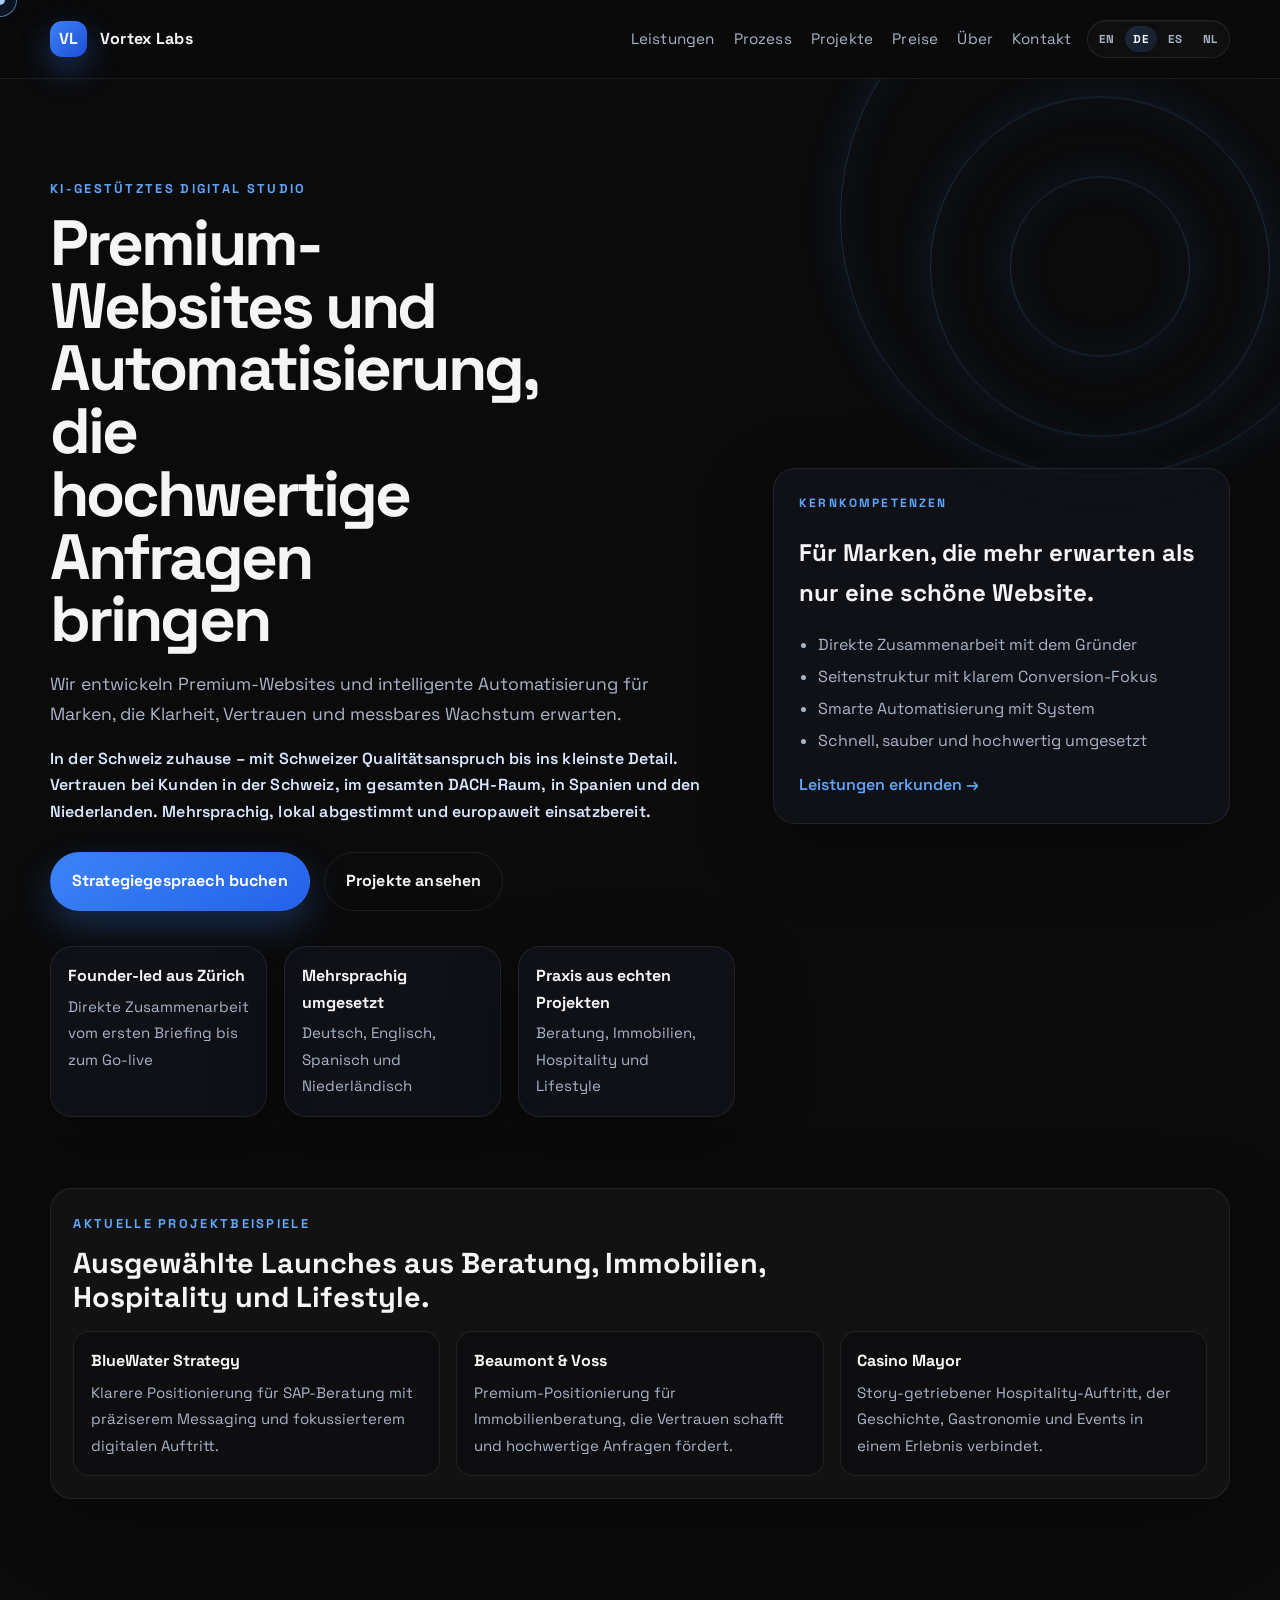
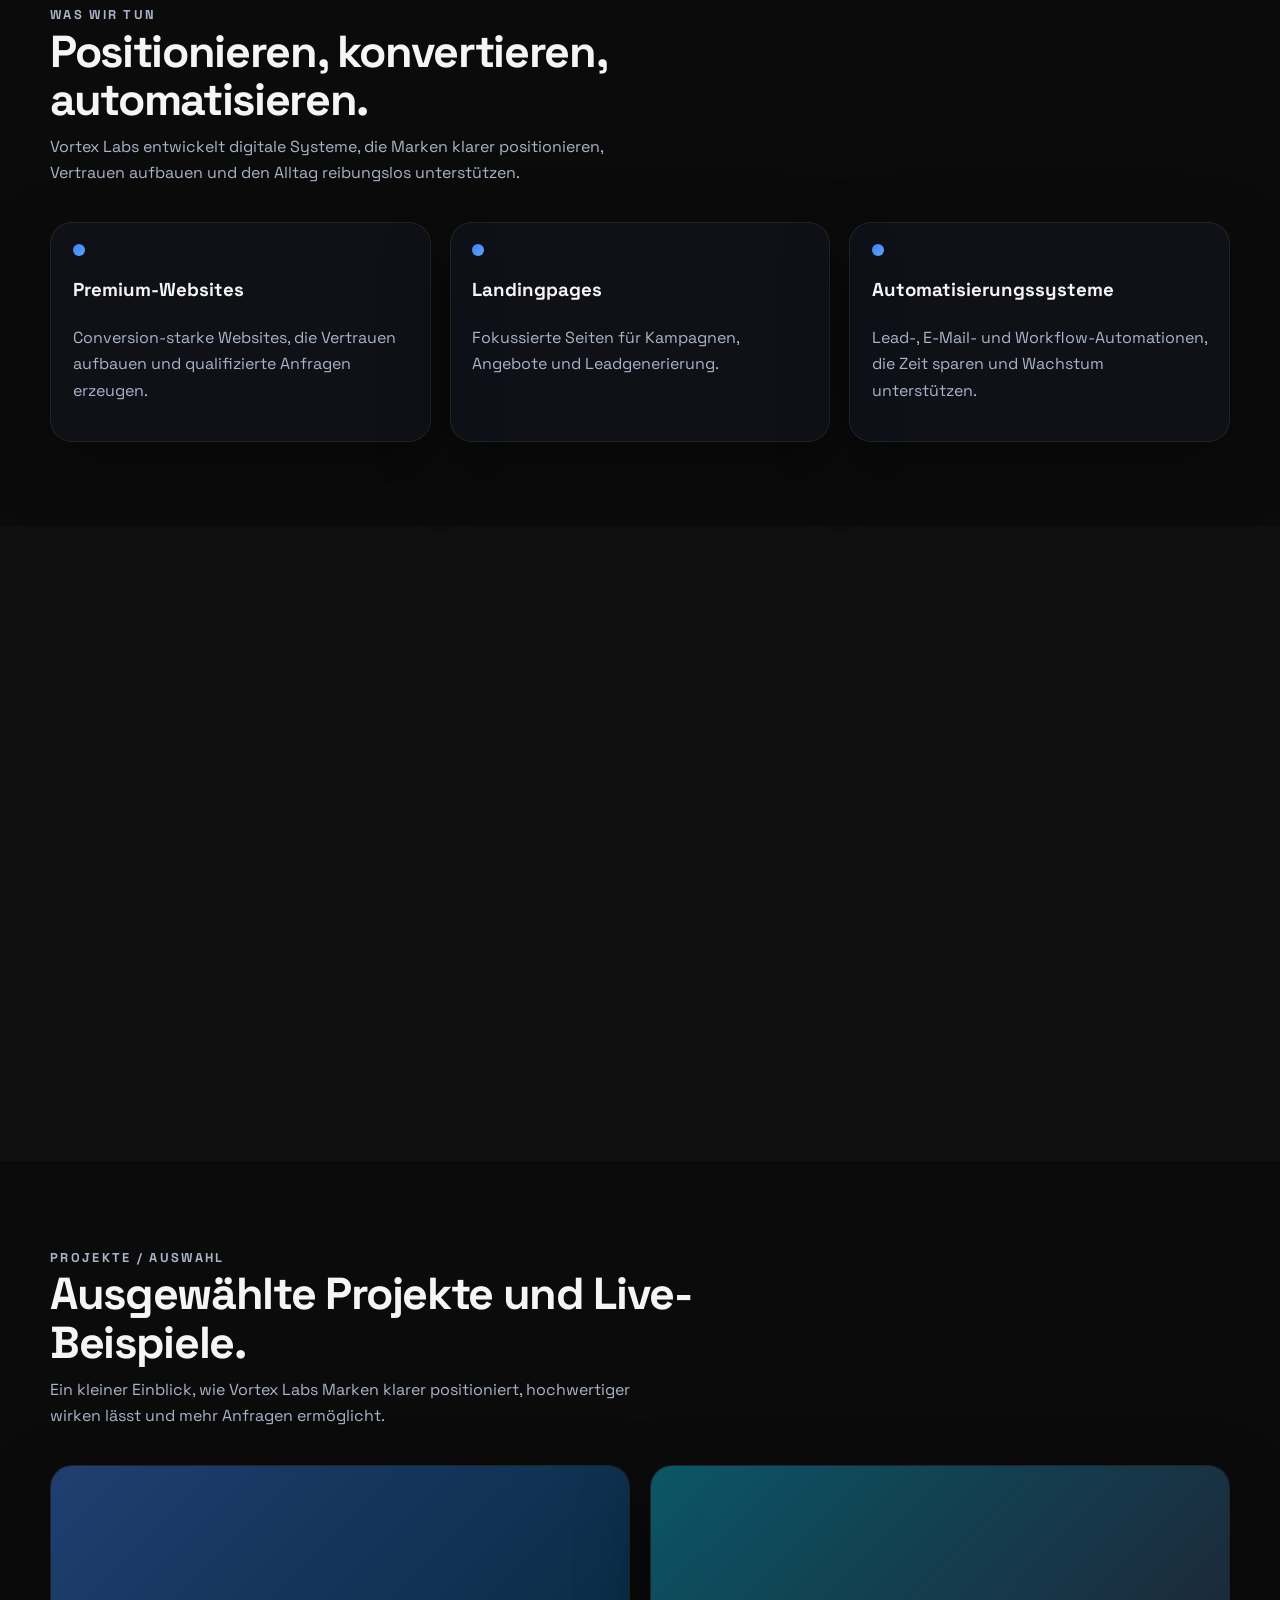
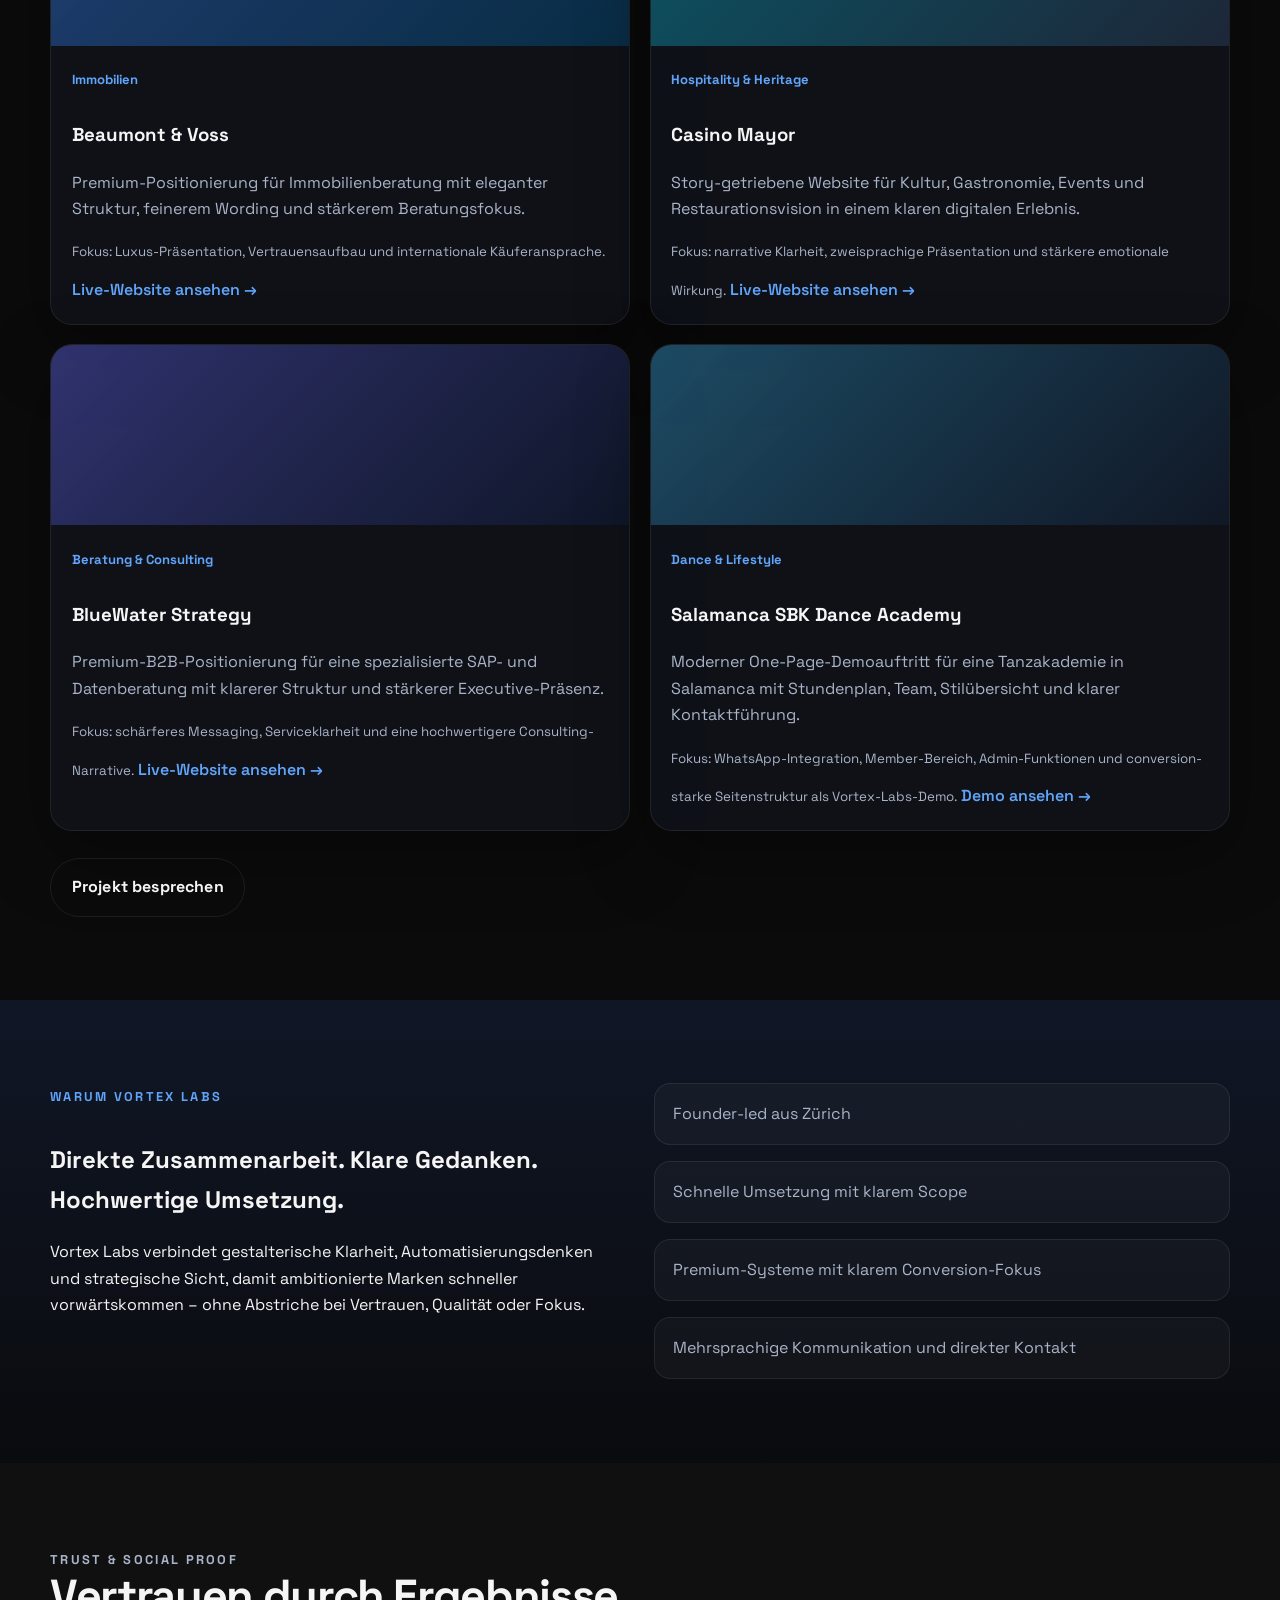
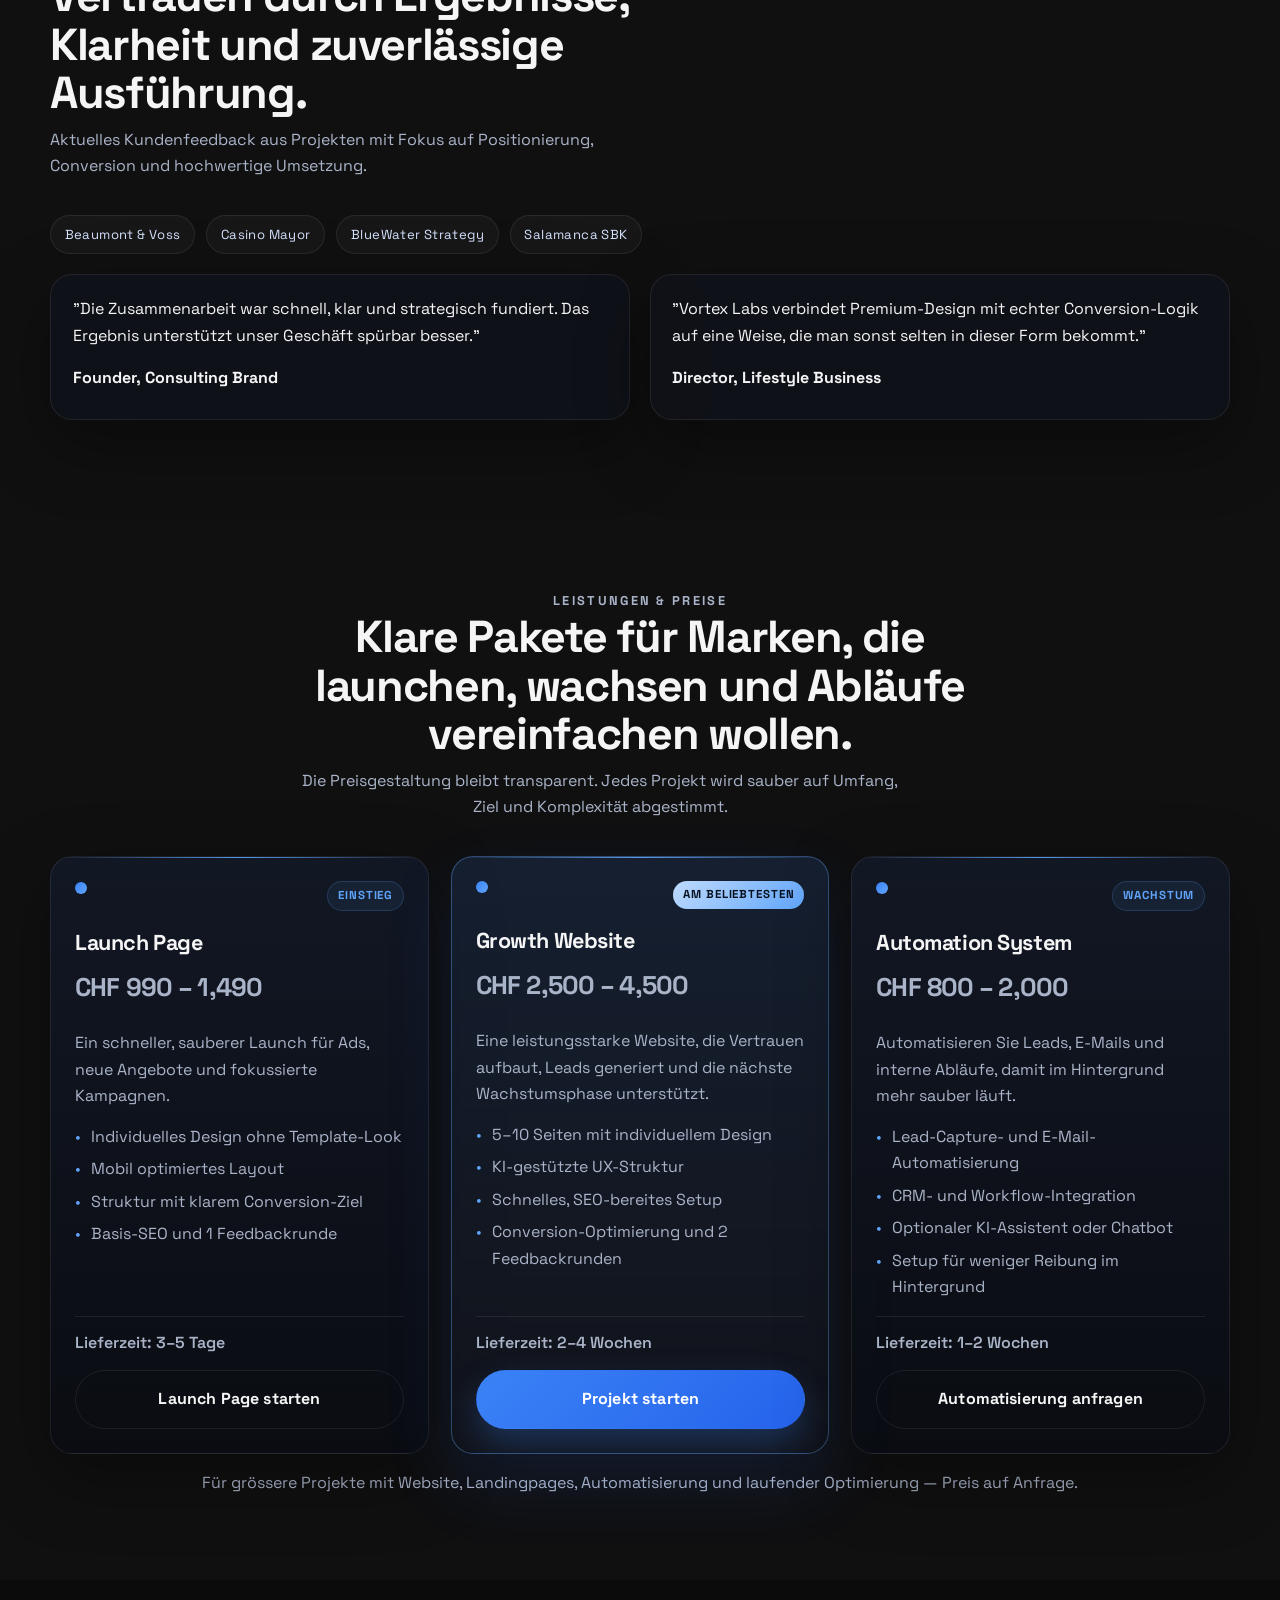
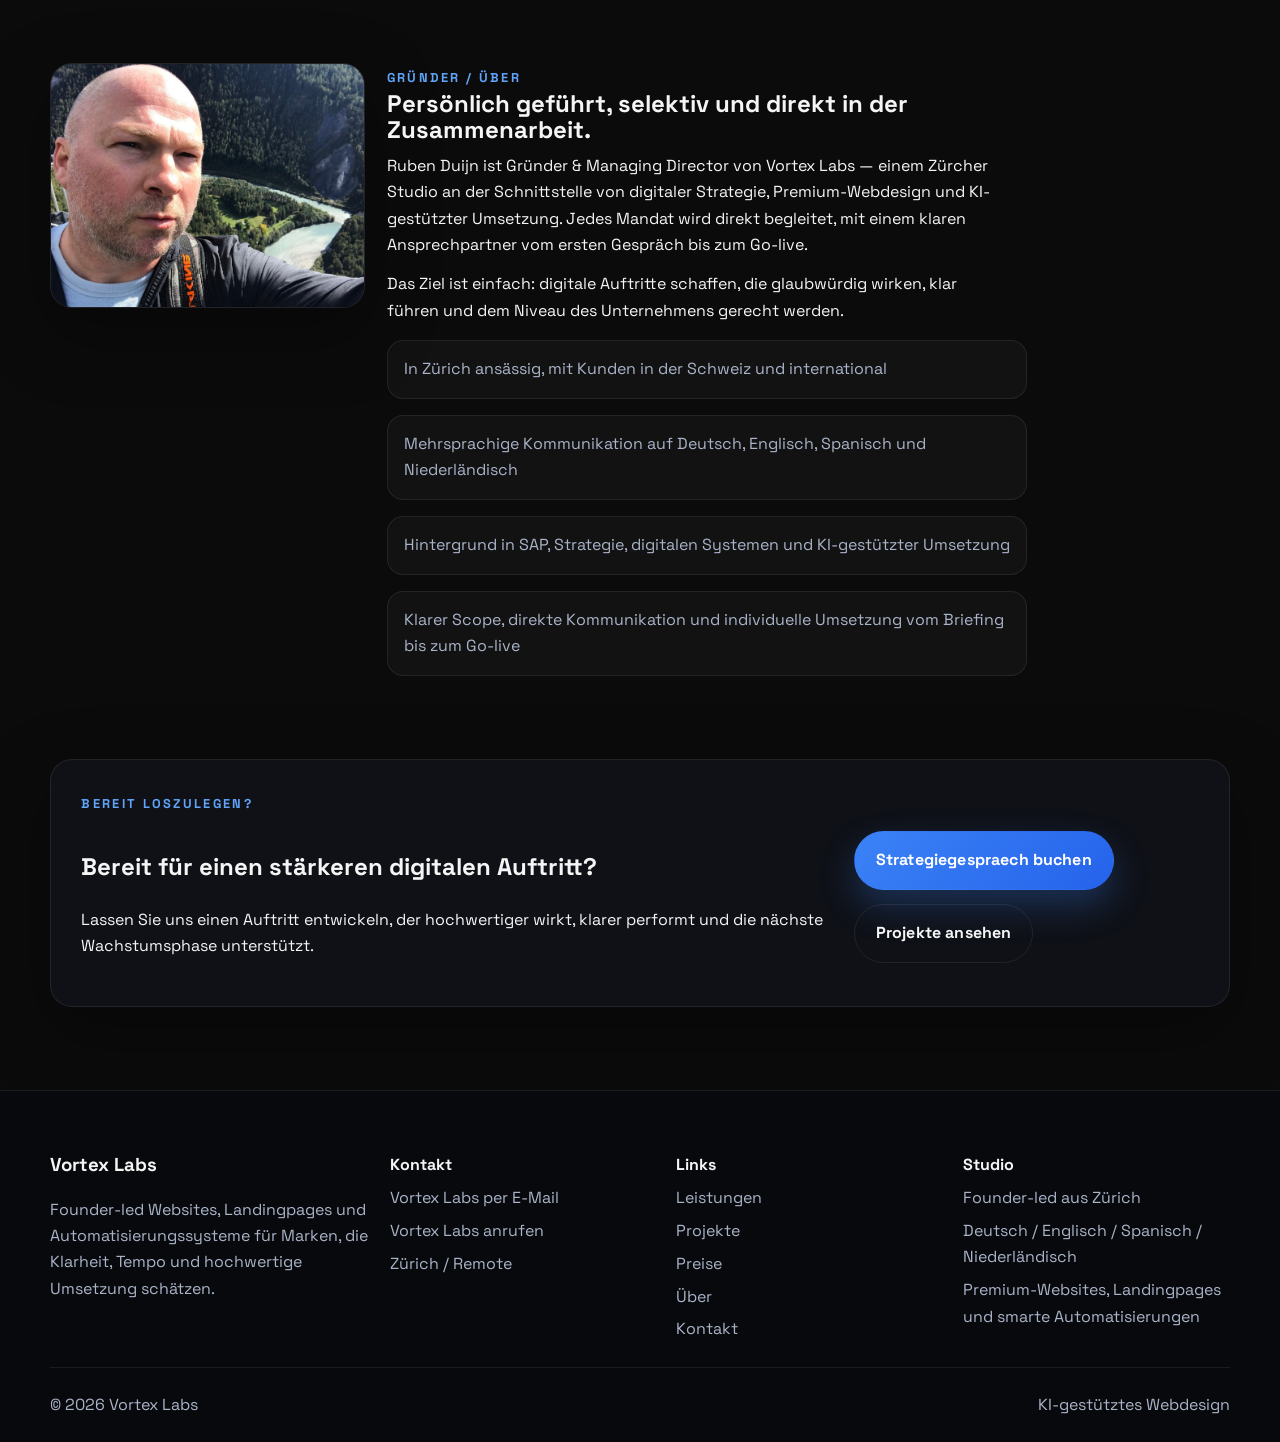
<file: de.html>
<!doctype html>
<html lang="de">
<head>
  <meta charset="utf-8" />
  <meta name="viewport" content="width=device-width, initial-scale=1" />
  <title>Weiterleitung | Vortex Labs</title>
  <meta http-equiv="refresh" content="0; url=/de/" />
  <link rel="canonical" href="https://vortexlabs.ch/de/" />
  <script>window.location.replace('/de/');</script>
</head>
<body>
  <p>Weiterleitung zu <a href="/de/">/de/</a>...</p>
</body>
</html>
</file>
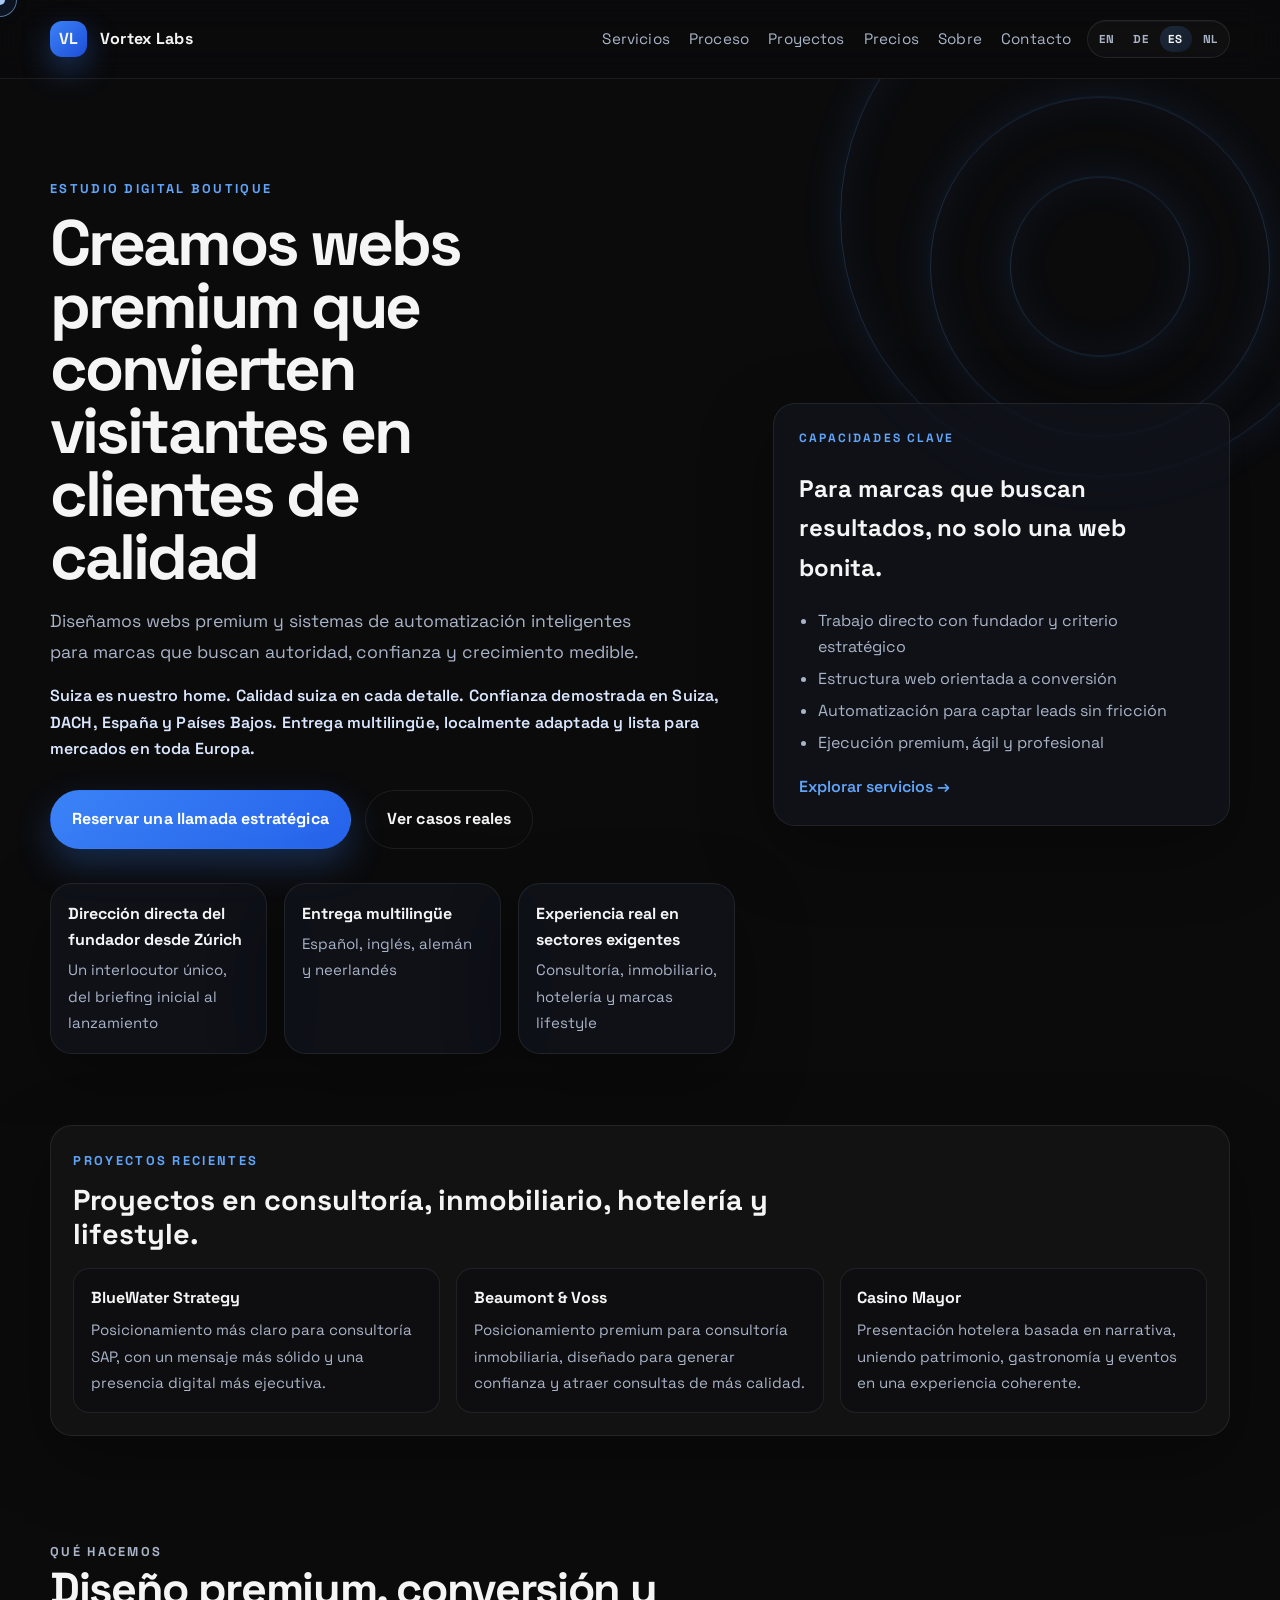
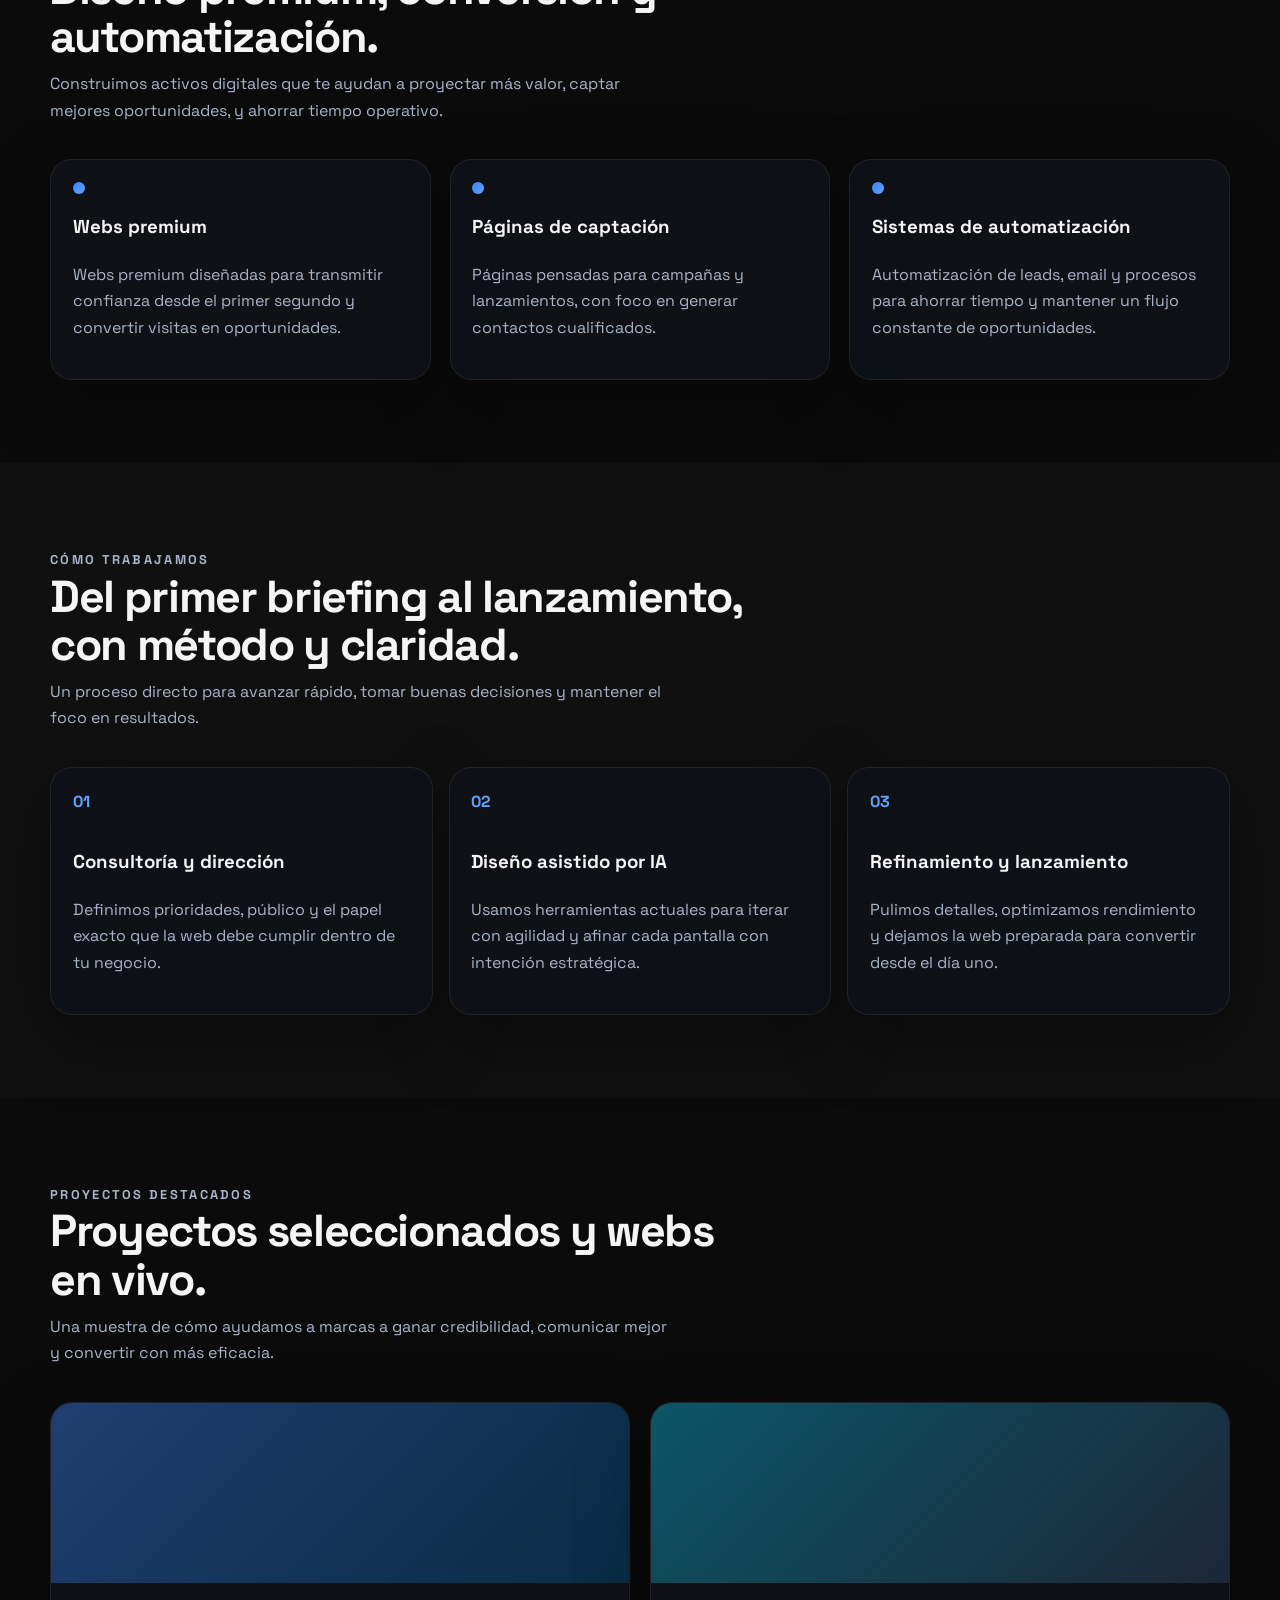
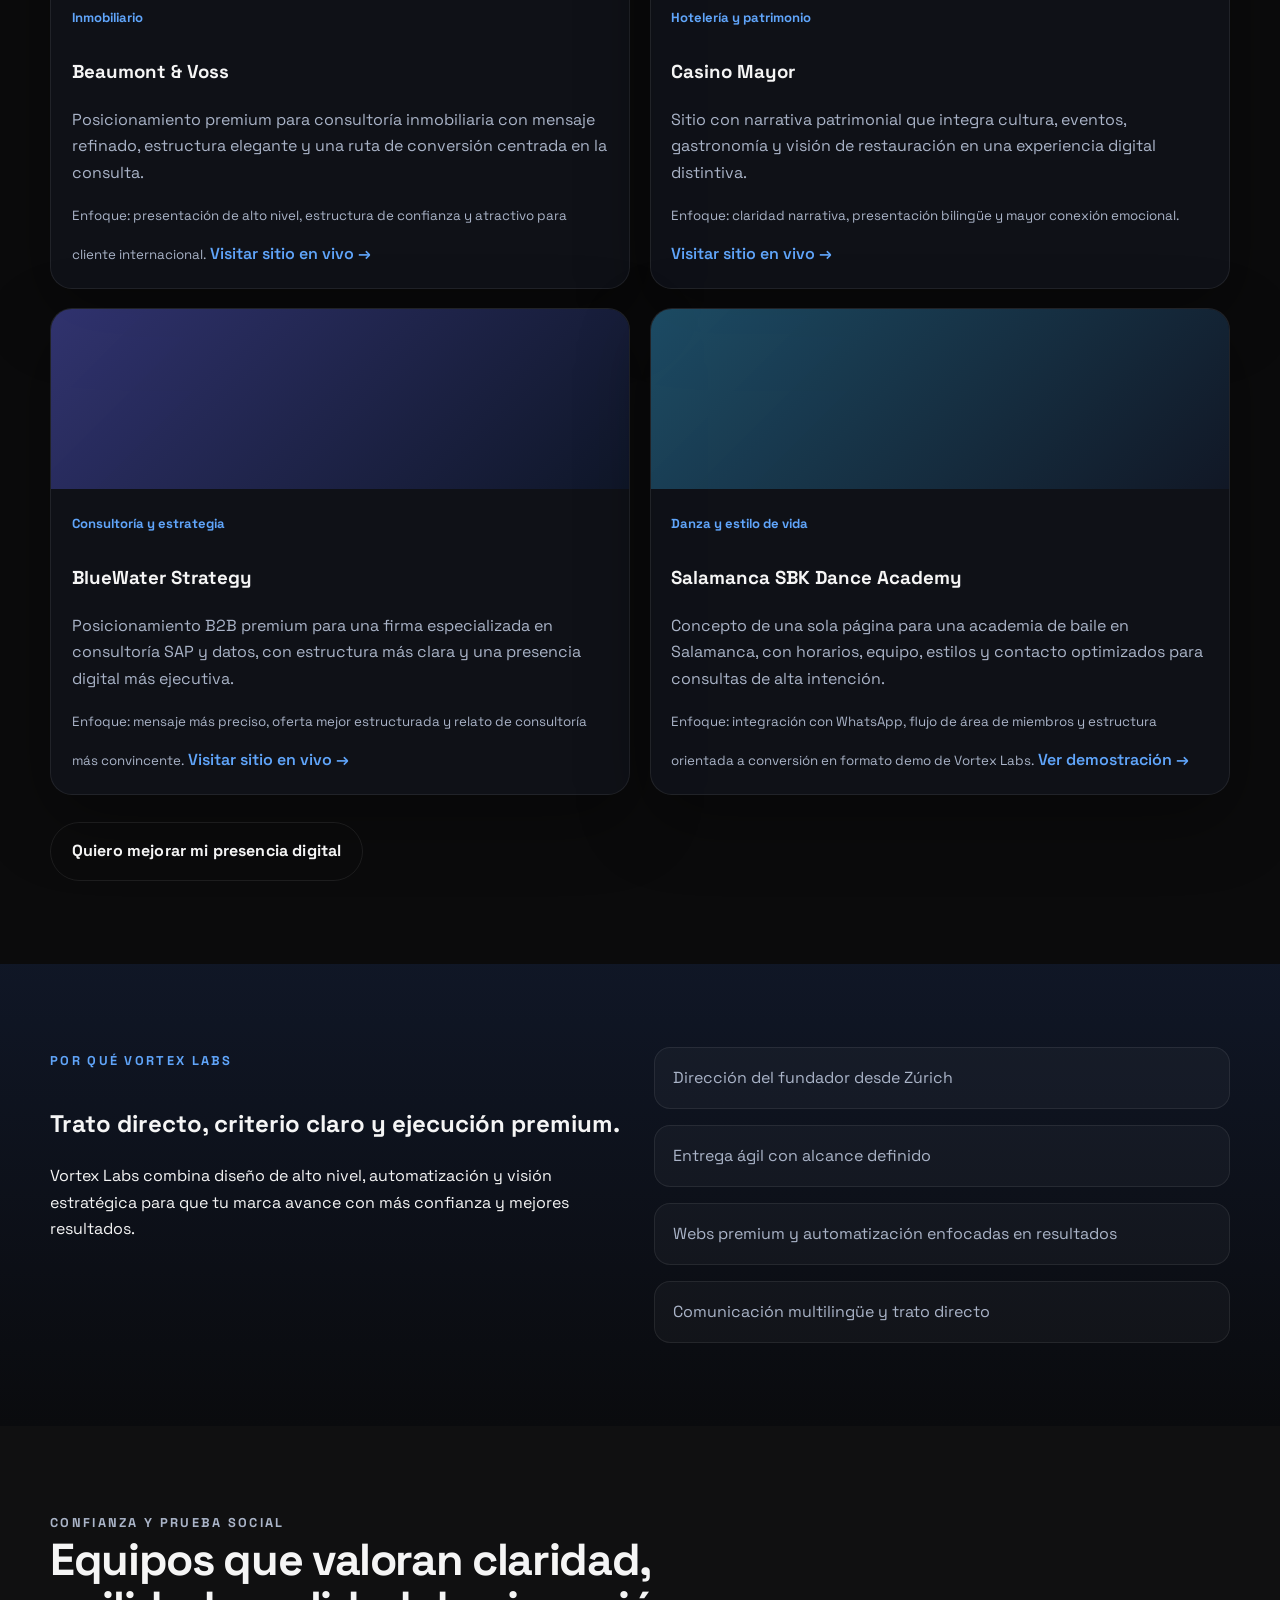
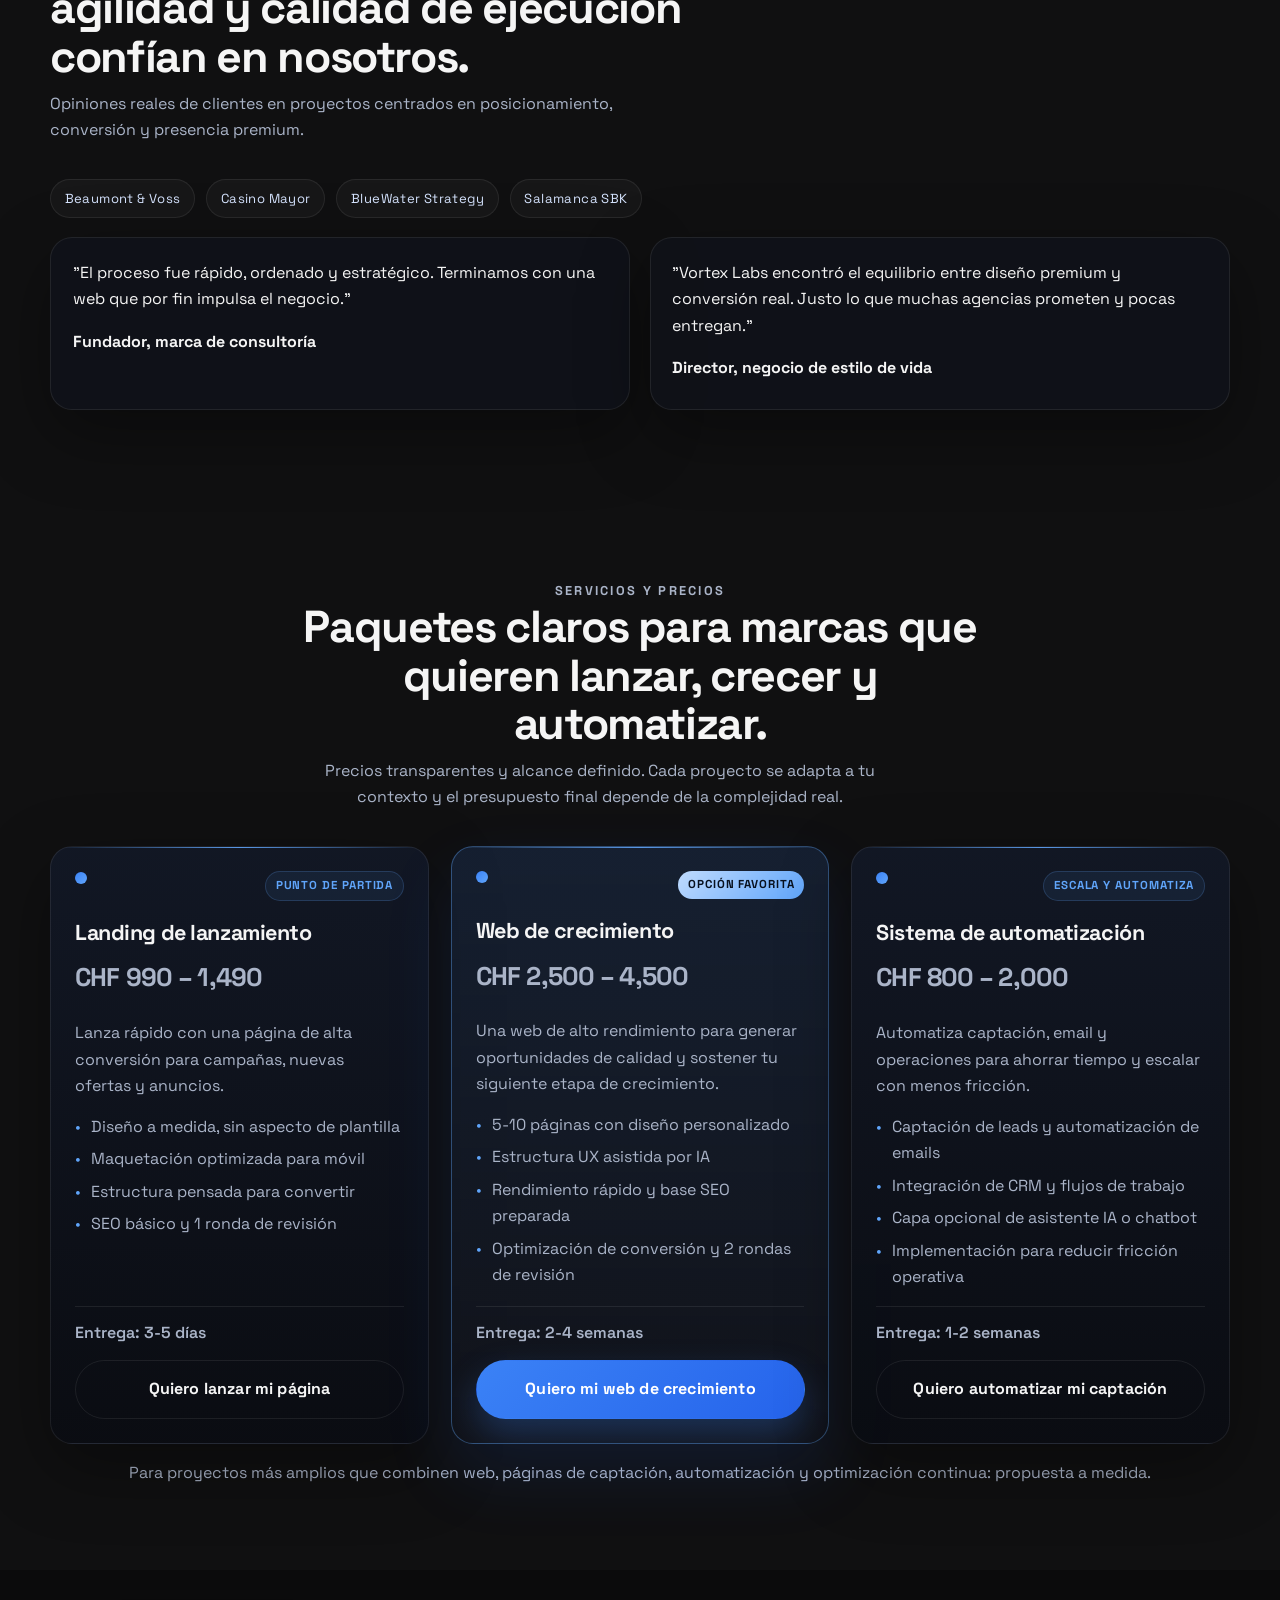
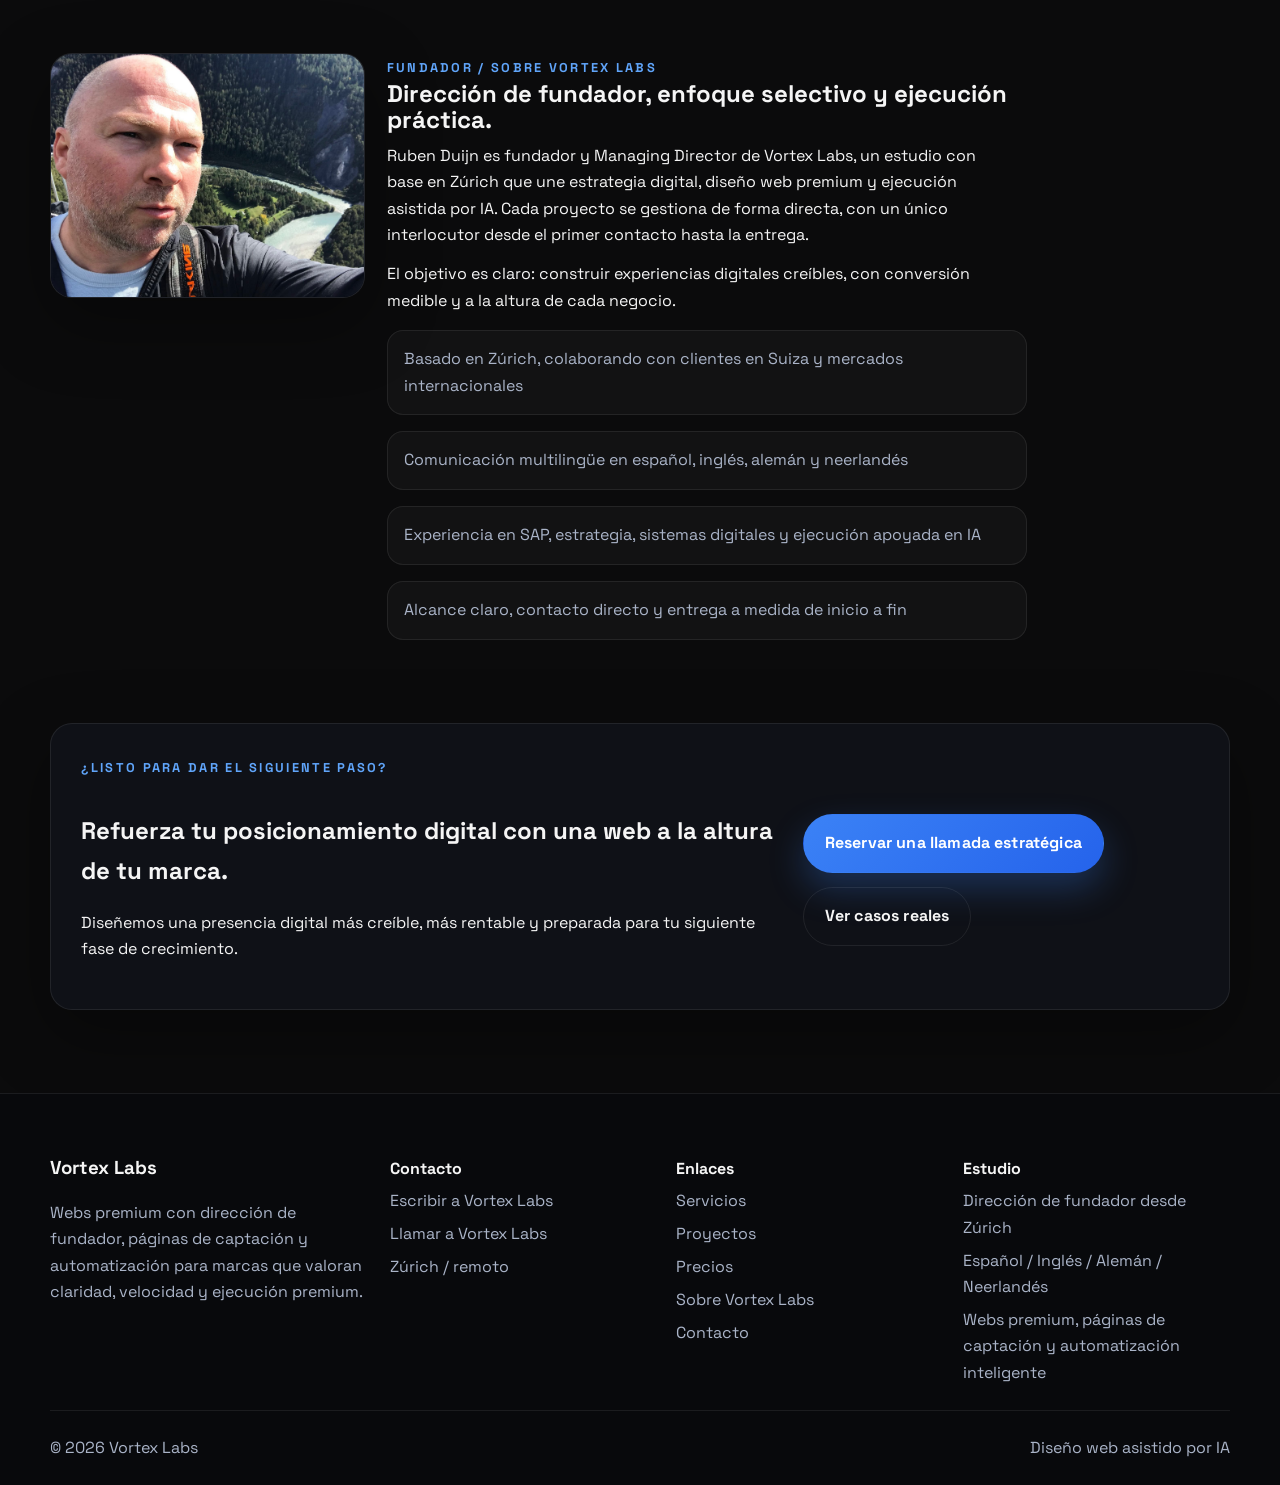
<file: es.html>
<!doctype html>
<html lang="es">
<head>
  <meta charset="utf-8" />
  <meta name="viewport" content="width=device-width, initial-scale=1" />
  <title>Redirección | Vortex Labs</title>
  <meta http-equiv="refresh" content="0; url=/es/" />
  <link rel="canonical" href="https://vortexlabs.ch/es/" />
  <script>window.location.replace('/es/');</script>
</head>
<body>
  <p>Redirigiendo a <a href="/es/">/es/</a>...</p>
</body>
</html>
</file>
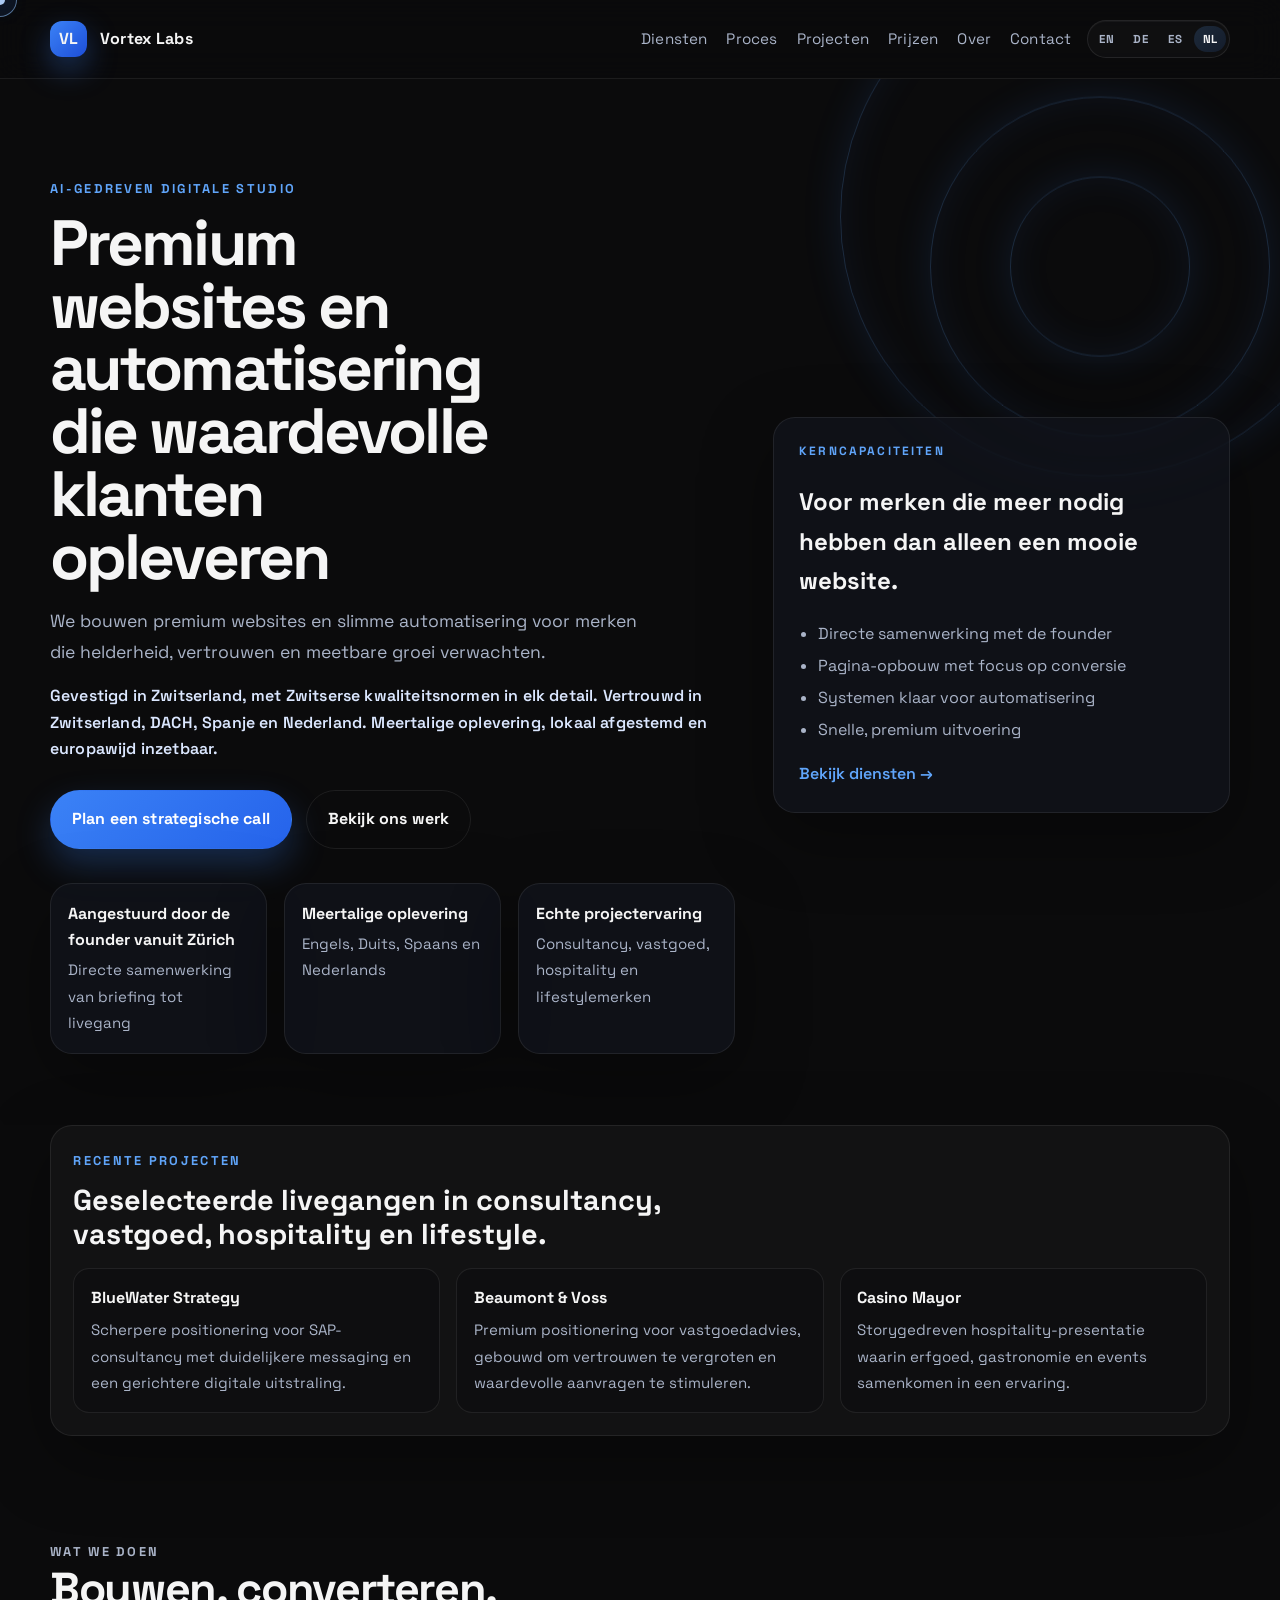
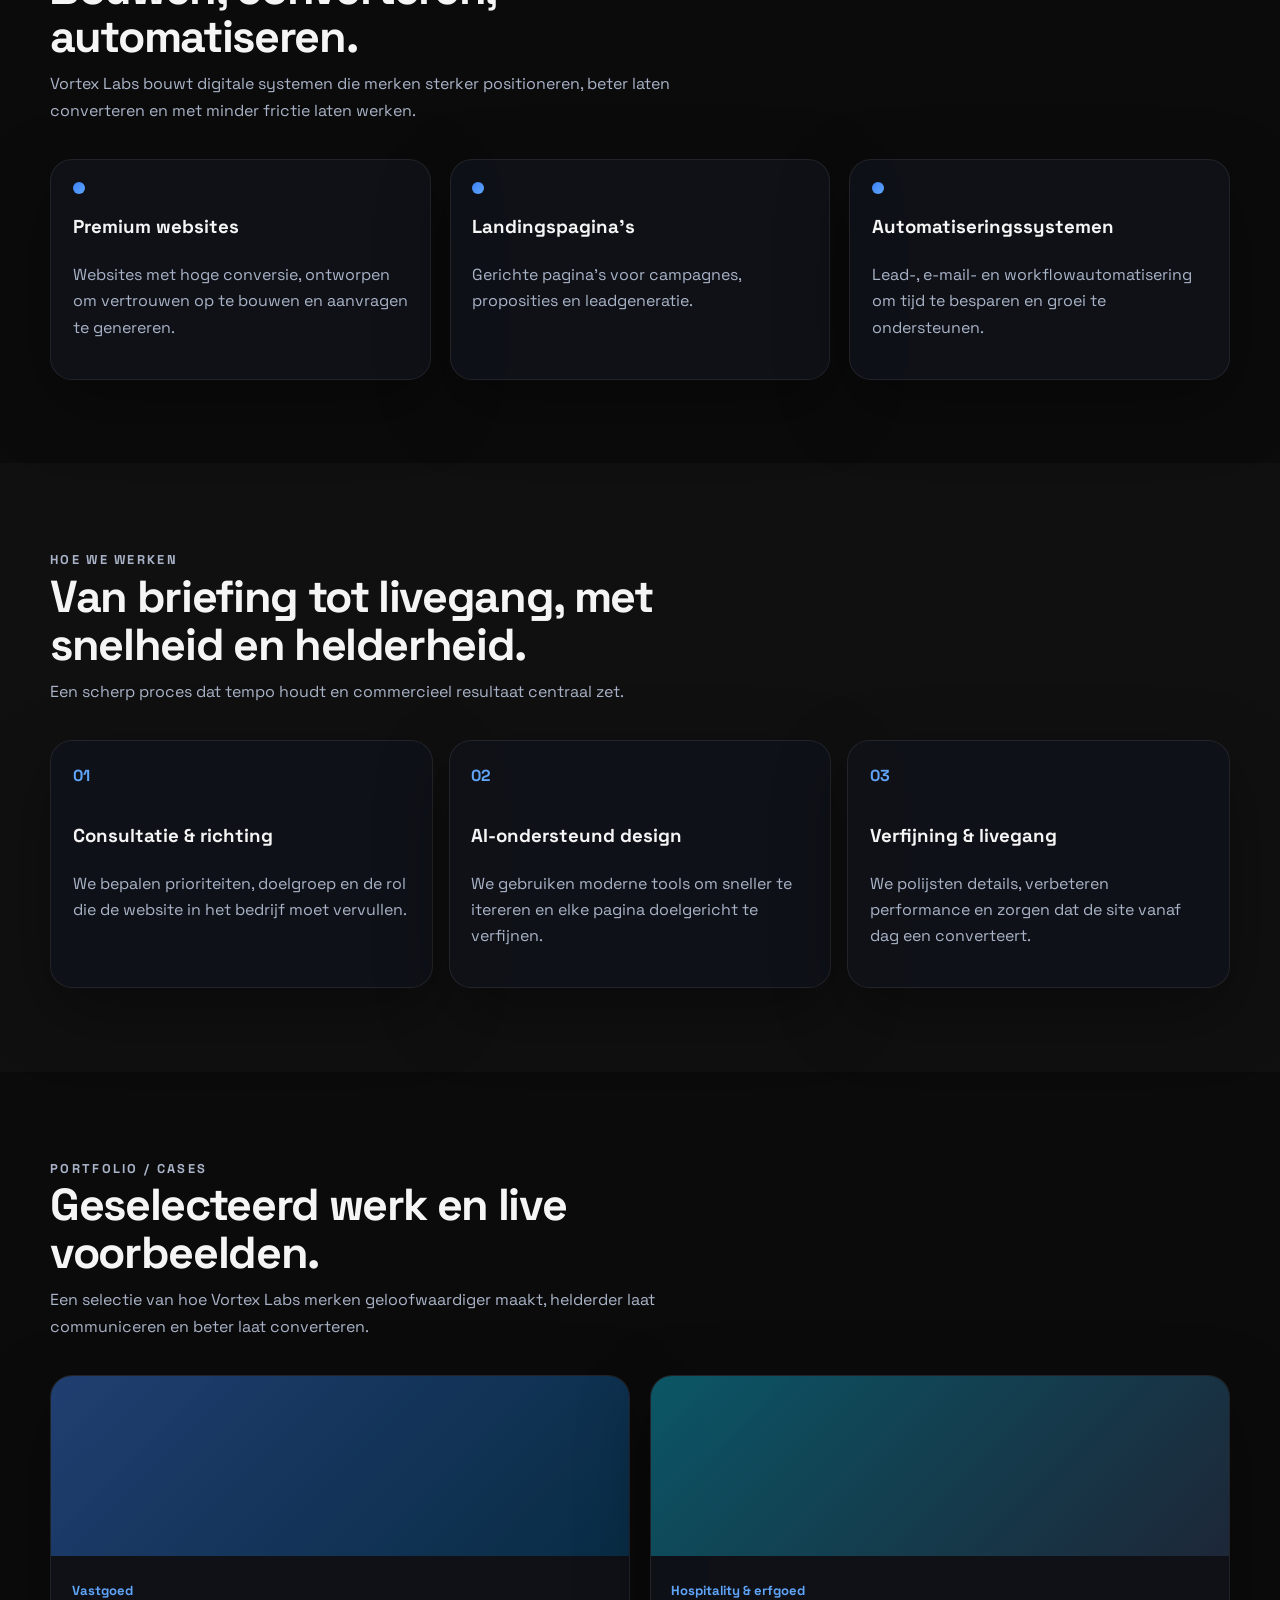
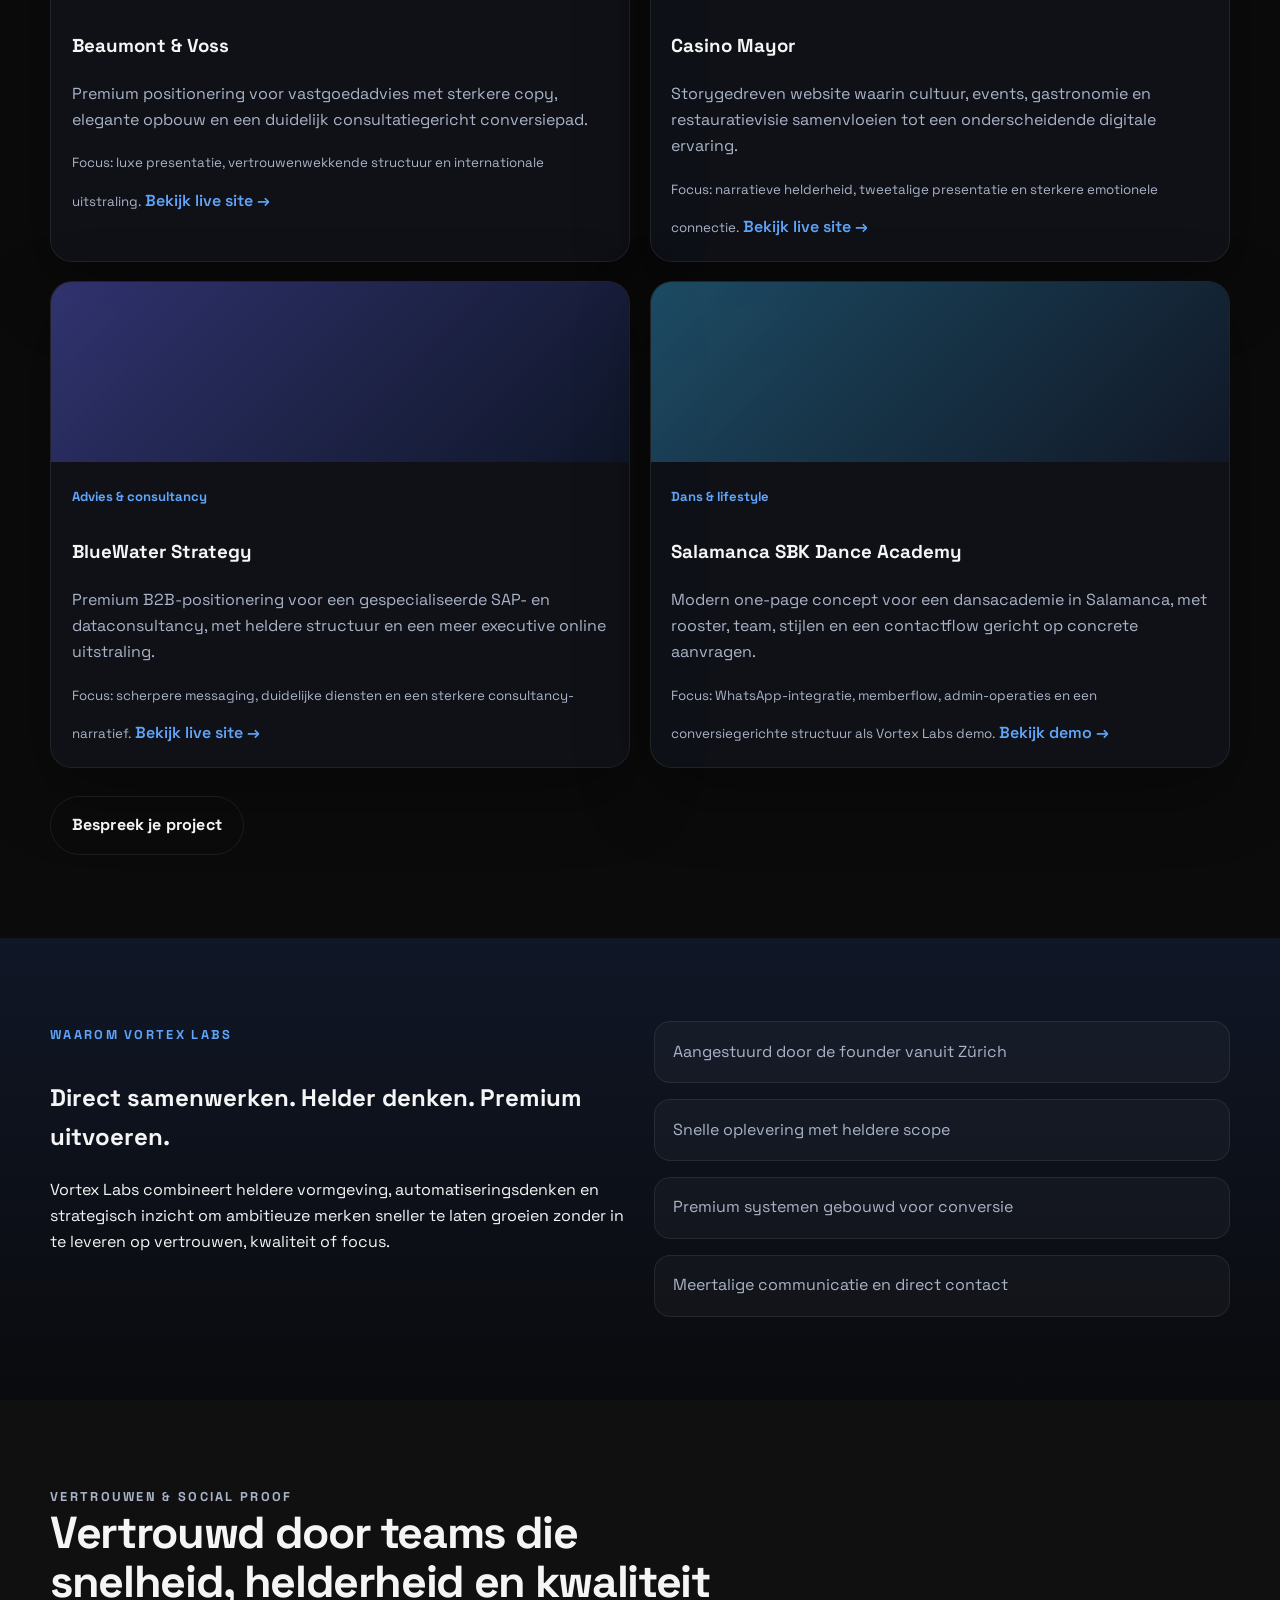
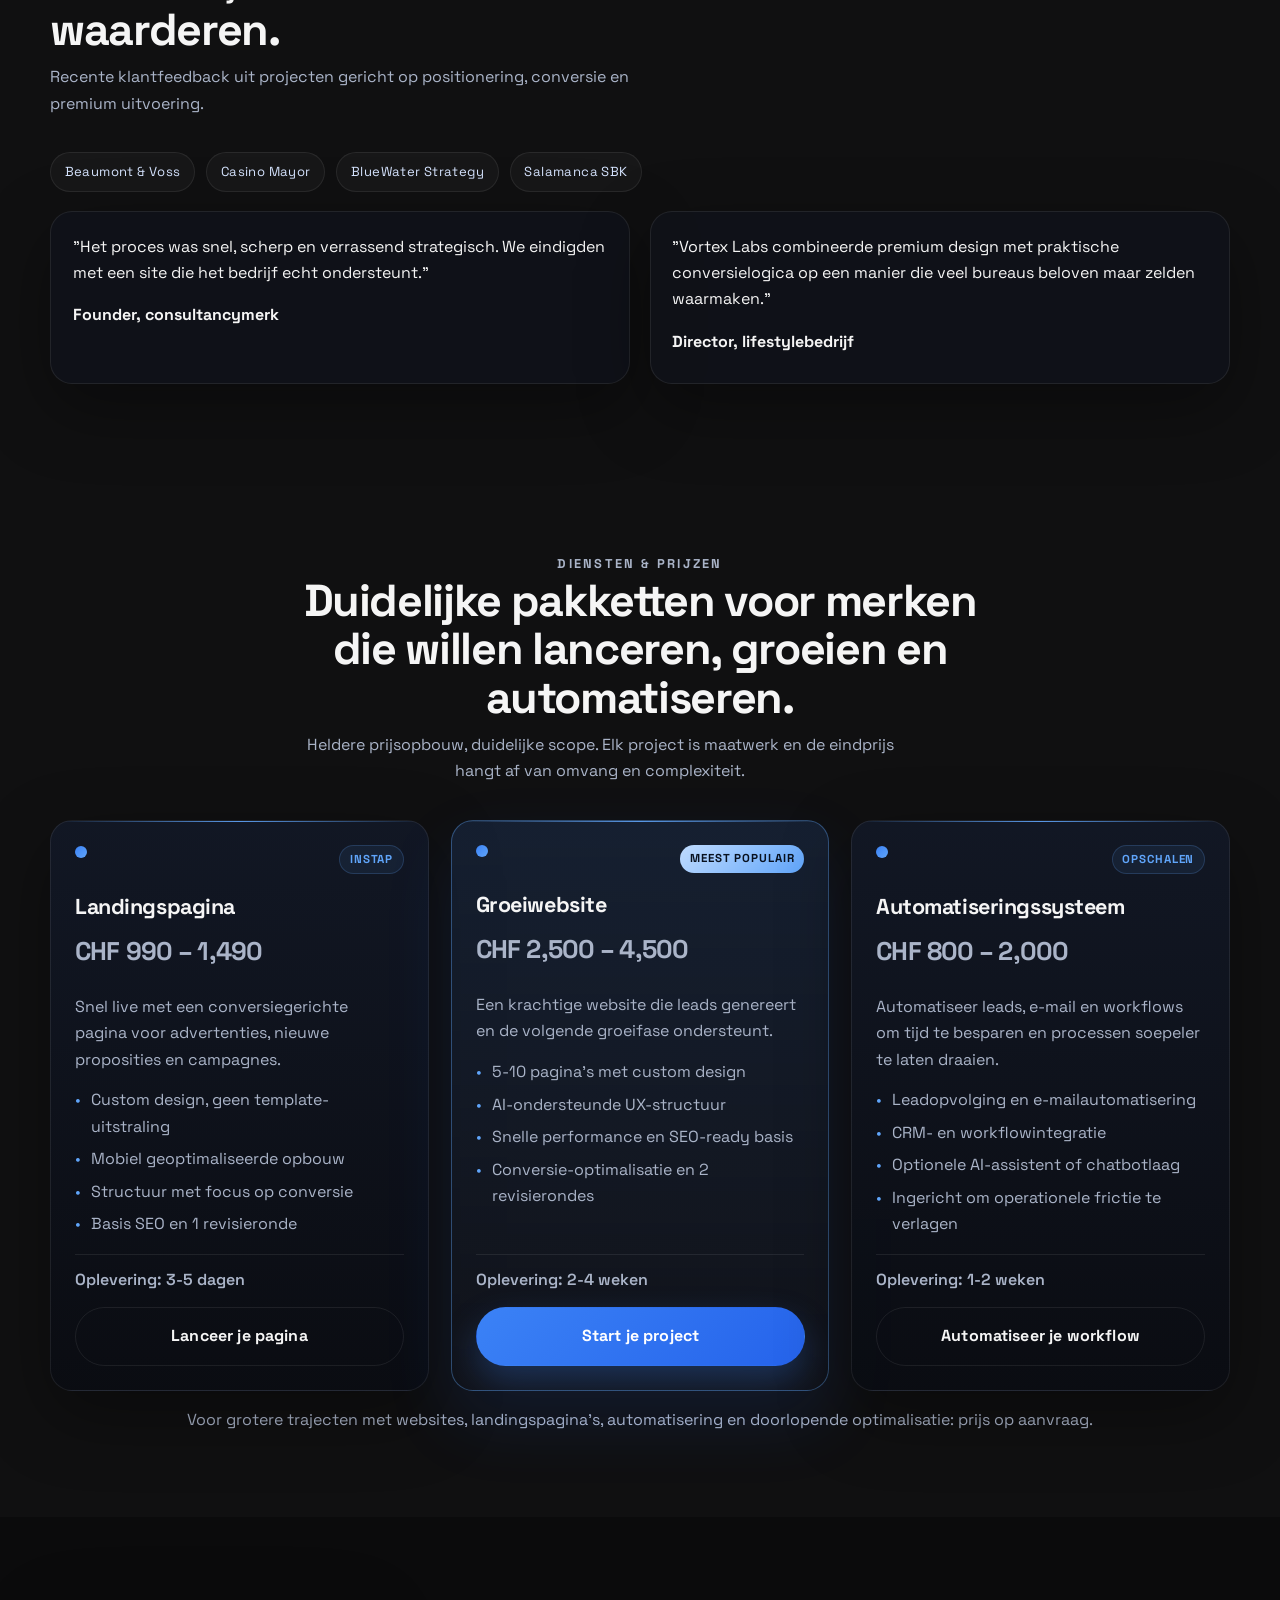
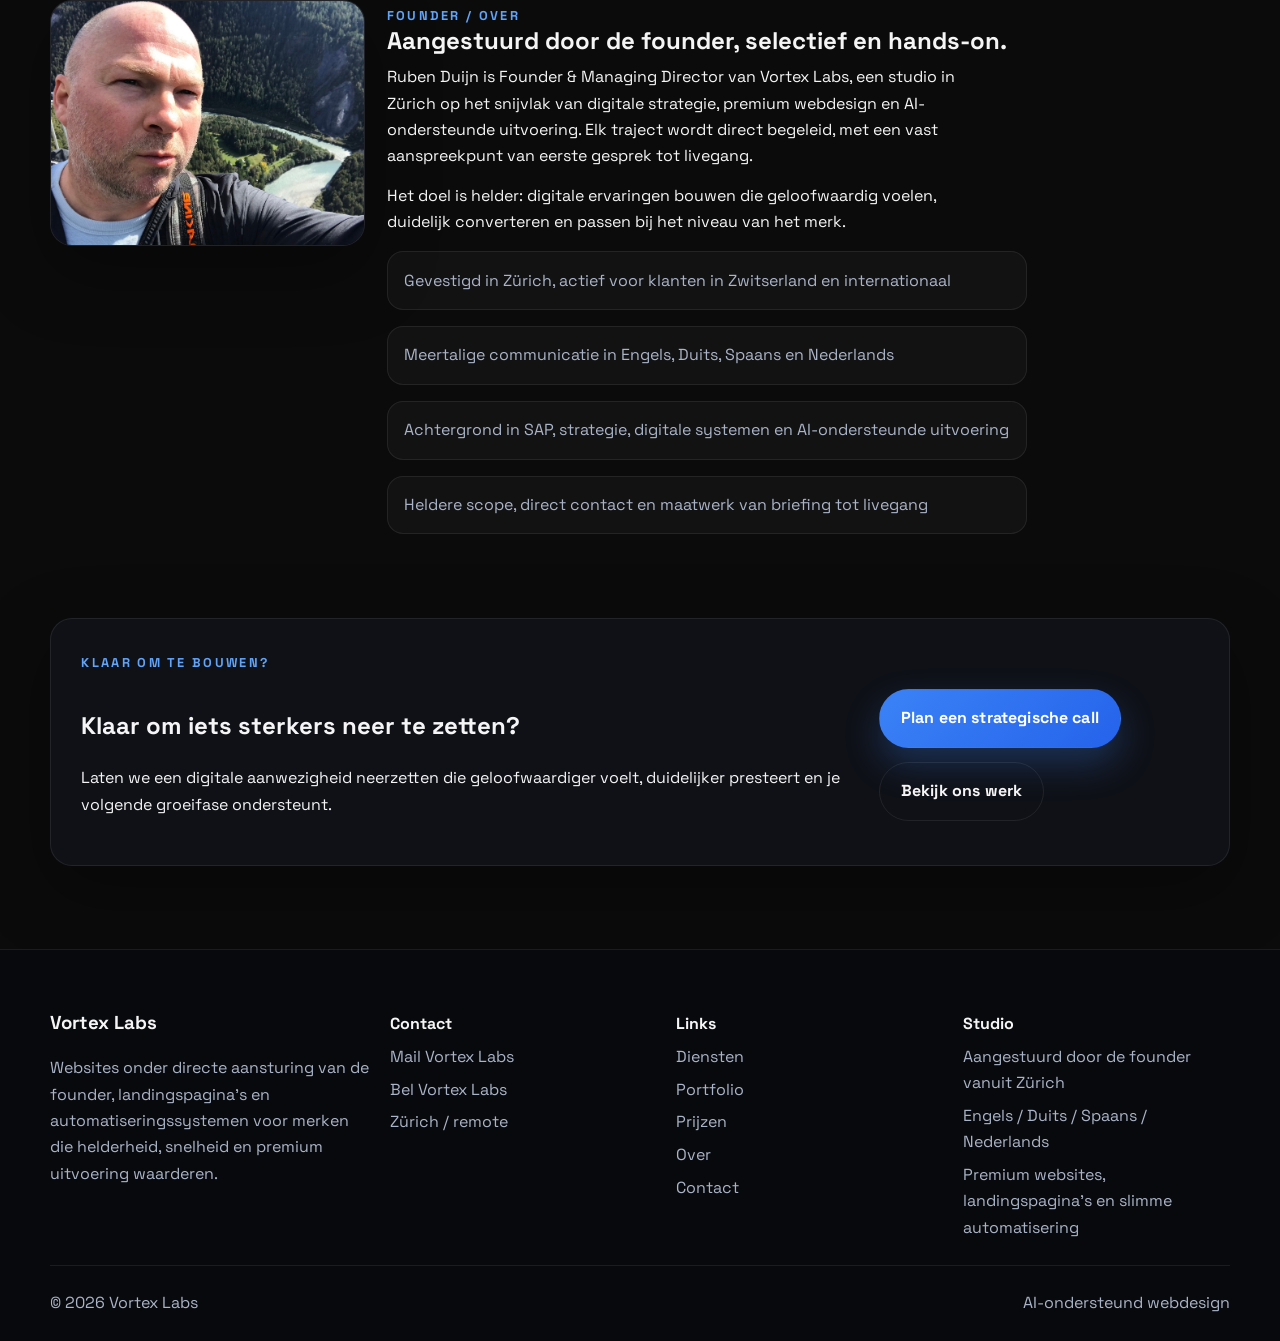
<file: nl.html>
<!doctype html>
<html lang="nl">
<head>
  <meta charset="utf-8" />
  <meta name="viewport" content="width=device-width, initial-scale=1" />
  <title>Redirectie | Vortex Labs</title>
  <meta http-equiv="refresh" content="0; url=/nl/" />
  <link rel="canonical" href="https://vortexlabs.ch/nl/" />
  <script>window.location.replace('/nl/');</script>
</head>
<body>
  <p>Doorsturen naar <a href="/nl/">/nl/</a>...</p>
</body>
</html>
</file>
<file: styles.css>
@import url("https://fonts.googleapis.com/css2?family=Manrope:wght@400;500;600;700;800&family=Space+Grotesk:wght@500;600;700&display=swap");

:root {
  --bg: #0b0b0c;
  --bg-soft: #11131a;
  --surface: rgba(17, 19, 26, 0.82);
  --surface-strong: #121826;
  --text: #f5f5f5;
  --muted: #aab4c8;
  --line: rgba(255, 255, 255, 0.08);
  --accent: #3b82f6;
  --accent-2: #60a5fa;
  --shadow: 0 24px 70px rgba(0, 0, 0, 0.35);
  --radius: 22px;
  --radius-sm: 16px;
  --max-width: 1180px;
  --cursor-size: 10px;
  --cursor-ring-size: 34px;
}

* {
  box-sizing: border-box;
}

html {
  scroll-behavior: smooth;
}

section[id] {
  scroll-margin-top: 0.75rem;
}

body {
  margin: 0;
  font-family: "Space Grotesk", "Manrope", "Avenir Next", "Segoe UI", sans-serif;
  background:
    radial-gradient(circle at top left, rgba(59, 130, 246, 0.18), transparent 0, transparent 32%),
    radial-gradient(circle at bottom right, rgba(96, 165, 250, 0.12), transparent 0, transparent 28%),
    var(--bg);
  color: var(--text);
  line-height: 1.65;
  -webkit-font-smoothing: antialiased;
  text-rendering: optimizeLegibility;
}

body.cursor-active {
  cursor: none;
}

body.cursor-active a,
body.cursor-active button {
  cursor: none;
}

img {
  max-width: 100%;
  display: block;
}

a {
  color: inherit;
  text-decoration: none;
}

.container {
  width: min(var(--max-width), calc(100% - 2rem));
  margin: 0 auto;
}

.site-header {
  position: sticky;
  top: 0;
  z-index: 20;
  backdrop-filter: blur(16px);
  background: rgba(11, 11, 12, 0.72);
  border-bottom: 1px solid var(--line);
}

.header-inner {
  position: relative;
  display: flex;
  align-items: center;
  justify-content: space-between;
  min-height: 78px;
  gap: 1rem;
}

.brand {
  display: inline-flex;
  align-items: center;
  gap: 0.8rem;
  font-weight: 700;
  letter-spacing: 0.02em;
}

.brand-mark {
  width: 2.3rem;
  height: 2.3rem;
  border-radius: 12px;
  display: grid;
  place-items: center;
  background: linear-gradient(135deg, var(--accent), #1d4ed8);
  box-shadow: 0 12px 30px rgba(59, 130, 246, 0.35);
}

.site-nav {
  display: flex;
  align-items: center;
  gap: 1.2rem;
  margin-left: auto;
}

.header-actions {
  display: flex;
  align-items: center;
  gap: 0.55rem;
}

.site-nav a {
  color: var(--muted);
  font-size: 0.95rem;
  letter-spacing: 0.01em;
  transition: color 0.2s ease;
}

.site-nav a:hover {
  color: var(--text);
}

.lang-switch {
  display: inline-flex;
  align-items: center;
  gap: 0.16rem;
  margin-left: 0;
  min-height: 2.35rem;
  padding: 0.16rem;
  border: 1px solid rgba(255, 255, 255, 0.09);
  border-radius: 999px;
  background: rgba(255, 255, 255, 0.025);
  box-shadow: inset 0 1px 0 rgba(255, 255, 255, 0.04);
}

.lang-link {
  display: inline-flex;
  align-items: center;
  justify-content: center;
  min-width: 2rem;
  padding: 0.2rem 0.42rem;
  border-radius: 999px;
  font-size: 0.72rem;
  font-weight: 700;
  letter-spacing: 0.08em;
  color: var(--muted);
  transition: color 0.2s ease, background 0.2s ease;
}

.lang-link:hover {
  color: var(--text);
}

.lang-link.active {
  background: linear-gradient(135deg, rgba(96, 165, 250, 0.18), rgba(59, 130, 246, 0.12));
  color: var(--text);
}

.lang-link.is-disabled {
  opacity: 0.55;
  cursor: not-allowed;
  pointer-events: none;
}

.menu-toggle {
  display: none;
  width: 2.5rem;
  height: 2.35rem;
  align-items: center;
  justify-content: center;
  flex-direction: column;
  gap: 0.24rem;
  background: rgba(255, 255, 255, 0.02);
  border: 1px solid rgba(255, 255, 255, 0.09);
  border-radius: 14px;
  padding: 0;
  box-shadow: inset 0 1px 0 rgba(255, 255, 255, 0.04);
  cursor: pointer;
}

.menu-toggle span {
  display: block;
  width: 15px;
  height: 1.5px;
  margin: 0;
  border-radius: 999px;
  background: var(--text);
}

.hero {
  position: relative;
  overflow: hidden;
  padding: 6rem 0 4.4rem;
}

.hero-grid {
  position: relative;
  z-index: 2;
  display: grid;
  grid-template-columns: 1.2fr 0.8fr;
  gap: 2.4rem;
  align-items: center;
}

.hero-copy h1 {
  margin: 0 0 1.1rem;
  max-width: 11ch;
  font-size: clamp(2.6rem, 5vw, 4.5rem);
  line-height: 0.98;
  letter-spacing: -0.045em;
}

.eyebrow {
  display: inline-block;
  margin: 0 0 0.8rem;
  color: var(--accent-2);
  font-size: 0.8rem;
  font-weight: 700;
  letter-spacing: 0.18em;
}

.lead {
  margin: 0;
  max-width: 38rem;
  color: var(--muted);
  font-size: 1.1rem;
  line-height: 1.75;
}

.hero-kicker {
  margin: 1rem 0 0;
  color: #dbe7ff;
  font-weight: 600;
  letter-spacing: 0.01em;
}

.hero-actions,
.cta-actions,
.center-action {
  display: flex;
  flex-wrap: wrap;
  gap: 0.9rem;
  margin-top: 1.7rem;
}

.button {
  display: inline-flex;
  align-items: center;
  justify-content: center;
  padding: 0.95rem 1.3rem;
  border-radius: 999px;
  border: 1px solid transparent;
  background: linear-gradient(135deg, var(--accent), #2563eb);
  color: white;
  font-weight: 700;
  letter-spacing: 0.01em;
  box-shadow: 0 16px 35px rgba(59, 130, 246, 0.28);
  will-change: transform;
  transition: transform 0.22s ease, box-shadow 0.2s ease, border-color 0.2s ease;
}

.button:hover {
  transform: translateY(-2px);
  box-shadow: 0 20px 40px rgba(59, 130, 246, 0.24);
}

.button.secondary {
  background: transparent;
  border-color: var(--line);
  color: var(--text);
  box-shadow: none;
}

.button.secondary:hover {
  border-color: rgba(96, 165, 250, 0.26);
}

.button.is-magnetic {
  transition: transform 0.16s ease-out, box-shadow 0.2s ease, border-color 0.2s ease;
}

.hero-stats {
  display: grid;
  grid-template-columns: repeat(3, minmax(0, 1fr));
  gap: 1.05rem;
  margin-top: 2.15rem;
}

.hero-stats div,
.hero-card,
.info-card,
.process-step,
.showcase-card,
.testimonial-card,
.cta-card {
  background: var(--surface);
  border: 1px solid var(--line);
  border-radius: var(--radius);
  box-shadow: var(--shadow);
}

.hero-stats div {
  padding: 1.05rem;
}

.hero-stats strong {
  display: block;
  margin-bottom: 0.25rem;
}

.hero-stats span {
  color: var(--muted);
  font-size: 0.94rem;
}

.hero-card {
  padding: 1.55rem;
}

.card-label {
  margin: 0 0 0.4rem;
  color: var(--accent-2);
  font-size: 0.75rem;
  letter-spacing: 0.18em;
  font-weight: 700;
}

.feature-list {
  margin: 1rem 0 1.1rem;
  padding-left: 1.15rem;
  color: var(--muted);
}

.feature-list li + li {
  margin-top: 0.35rem;
}

.text-link {
  color: var(--accent-2);
  font-weight: 600;
}

.hero-vortex {
  position: absolute;
  inset: 0;
  pointer-events: none;
  will-change: transform;
}

.vortex-ring {
  position: absolute;
  border-radius: 50%;
  border: 1px solid rgba(96, 165, 250, 0.22);
  box-shadow: 0 0 40px rgba(59, 130, 246, 0.12), inset 0 0 40px rgba(59, 130, 246, 0.08);
  animation: swirl 16s linear infinite;
}

.ring-one {
  width: 520px;
  height: 520px;
  top: -120px;
  right: -80px;
}

.ring-two {
  width: 340px;
  height: 340px;
  top: 20px;
  right: 10px;
  animation-duration: 12s;
  animation-direction: reverse;
}

.ring-three {
  width: 180px;
  height: 180px;
  top: 100px;
  right: 90px;
  animation-duration: 9s;
}

@keyframes swirl {
  from {
    transform: rotate(0deg) scale(1);
  }
  50% {
    transform: rotate(180deg) scale(1.04);
  }
  to {
    transform: rotate(360deg) scale(1);
  }
}

.proof-strip {
  padding: 0 0 1.2rem;
}

.proof-strip-inner {
  padding: 1.35rem 1.4rem;
  border: 1px solid var(--line);
  border-radius: var(--radius);
  background: rgba(255, 255, 255, 0.03);
  box-shadow: var(--shadow);
}

.proof-copy {
  max-width: 44rem;
}

.proof-copy h2 {
  margin: 0;
  font-size: clamp(1.3rem, 2.4vw, 1.8rem);
  line-height: 1.18;
}

.proof-grid {
  display: grid;
  grid-template-columns: repeat(3, minmax(0, 1fr));
  gap: 1rem;
  margin-top: 1rem;
}

.proof-item {
  padding: 1rem 1.05rem;
  border-radius: var(--radius-sm);
  border: 1px solid var(--line);
  background: rgba(11, 11, 12, 0.35);
}

.proof-item strong {
  display: block;
  margin-bottom: 0.35rem;
}

.proof-item span {
  color: var(--muted);
  font-size: 0.94rem;
}

.section {
  padding: 5.2rem 0;
}

.reveal-section .reveal-item {
  opacity: 0;
  transform: translateY(26px);
  filter: blur(2px);
  transition: opacity 0.7s ease, transform 0.7s ease, filter 0.7s ease;
  transition-delay: var(--reveal-delay, 0ms);
}

.reveal-section.in-view .reveal-item {
  opacity: 1;
  transform: translateY(0);
  filter: blur(0);
}

.section-alt {
  background: rgba(255, 255, 255, 0.02);
}

.section-dark {
  background: linear-gradient(180deg, rgba(16, 23, 39, 0.96), rgba(10, 11, 14, 0.96));
}

.section-heading {
  max-width: 44rem;
  margin-bottom: 2.2rem;
}

.section-heading h2 {
  margin: 0 0 0.6rem;
  font-size: clamp(2rem, 4vw, 2.8rem);
  line-height: 1.08;
  letter-spacing: -0.03em;
}

.section-heading p {
  margin: 0;
  max-width: 39rem;
  color: var(--muted);
}

.card-grid,
.showcase-grid,
.testimonial-grid {
  display: grid;
  gap: 1.2rem;
}

.three-up {
  grid-template-columns: repeat(3, minmax(0, 1fr));
}

.info-card,
.process-step,
.testimonial-card {
  padding: 1.35rem;
}

.pricing-heading {
  margin-inline: auto;
  text-align: center;
}

.pricing-grid {
  align-items: stretch;
  gap: 1.35rem;
}

.pricing-card {
  position: relative;
  display: flex;
  flex-direction: column;
  padding: 1.5rem;
  overflow: hidden;
  background: linear-gradient(180deg, rgba(18, 24, 38, 0.92), rgba(10, 12, 18, 0.94));
  transition: transform 0.22s ease, border-color 0.22s ease, box-shadow 0.22s ease;
}

.pricing-card::before {
  content: "";
  position: absolute;
  top: 0;
  left: 0;
  right: 0;
  height: 1px;
  background: linear-gradient(90deg, transparent, rgba(96, 165, 250, 0.9), transparent);
}

.pricing-card:hover {
  transform: translateY(-4px);
  border-color: rgba(96, 165, 250, 0.26);
  box-shadow: 0 26px 60px rgba(0, 0, 0, 0.38);
}

.pricing-card h3 {
  margin: 0;
  font-size: 1.35rem;
  letter-spacing: -0.02em;
}

.pricing-topline {
  display: flex;
  align-items: center;
  justify-content: space-between;
  gap: 0.8rem;
  margin-bottom: 0.9rem;
}

.pricing-label,
.pricing-badge {
  display: inline-flex;
  align-items: center;
  padding: 0.28rem 0.6rem;
  border-radius: 999px;
  font-size: 0.72rem;
  font-weight: 700;
  letter-spacing: 0.08em;
  text-transform: uppercase;
}

.pricing-label {
  color: var(--accent-2);
  background: rgba(96, 165, 250, 0.08);
  border: 1px solid rgba(96, 165, 250, 0.2);
}

.pricing-badge {
  color: #08111f;
  background: linear-gradient(135deg, #bfdbfe, #60a5fa);
}

.pricing-card-featured {
  border-color: rgba(96, 165, 250, 0.38);
  background: linear-gradient(180deg, rgba(59, 130, 246, 0.14), rgba(17, 19, 26, 0.92));
  box-shadow: 0 30px 70px rgba(37, 99, 235, 0.12);
}

.pricing-range {
  margin: 0.35rem 0 0.35rem;
}

.pricing-range strong {
  font-size: 1.6rem;
  letter-spacing: -0.03em;
}

.pricing-summary {
  margin-bottom: 0.9rem;
  color: #e6eefc;
}

.pricing-list {
  list-style: none;
  margin: 0 0 1rem;
  padding: 0;
  color: var(--muted);
}

.pricing-list li {
  position: relative;
  padding-left: 1rem;
}

.pricing-list li::before {
  content: "•";
  position: absolute;
  left: 0;
  color: var(--accent-2);
}

.pricing-list li + li {
  margin-top: 0.38rem;
}

.pricing-meta {
  margin-top: auto;
  margin-bottom: 0.85rem;
  padding-top: 0.8rem;
  border-top: 1px solid var(--line);
  color: #dbe7ff;
  font-weight: 600;
}

.pricing-action {
  width: 100%;
}

.pricing-note {
  margin: 1rem 0 0;
  color: var(--muted);
  text-align: center;
}

.pricing-note strong {
  color: var(--text);
}

.icon-dot {
  width: 12px;
  height: 12px;
  border-radius: 999px;
  background: linear-gradient(135deg, var(--accent), var(--accent-2));
  margin-bottom: 1rem;
}

.process-grid {
  display: grid;
  grid-template-columns: repeat(3, minmax(0, 1fr));
  gap: 1rem;
}

.process-step span {
  display: inline-block;
  margin-bottom: 0.8rem;
  color: var(--accent-2);
  font-weight: 700;
}

.process-step p,
.info-card p,
.testimonial-card span,
.showcase-body p,
.showcase-body small,
.why-item,
.footer-grid p,
.footer-grid li {
  color: var(--muted);
}

.showcase-grid {
  grid-template-columns: repeat(2, minmax(0, 1fr));
}

.showcase-card {
  overflow: hidden;
  transition: transform 0.22s ease, border-color 0.22s ease;
}

.showcase-card:hover {
  transform: translateY(-3px);
  border-color: rgba(96, 165, 250, 0.2);
}

.showcase-media {
  height: 180px;
  background-size: cover;
  background-position: center;
}

.media-one {
  background: linear-gradient(135deg, rgba(59, 130, 246, 0.4), rgba(8, 47, 73, 0.92));
}

.media-two {
  background: linear-gradient(135deg, rgba(6, 182, 212, 0.42), rgba(30, 41, 59, 0.92));
}

.media-three {
  background: linear-gradient(135deg, rgba(99, 102, 241, 0.4), rgba(15, 23, 42, 0.92));
}

.media-four {
  background: linear-gradient(135deg, rgba(56, 189, 248, 0.34), rgba(17, 24, 39, 0.92));
}

.media-five {
  background: linear-gradient(135deg, rgba(45, 212, 191, 0.3), rgba(15, 23, 42, 0.95));
}

.showcase-body {
  padding: 1.3rem;
}

.showcase-body .text-link {
  display: inline-flex;
  margin-top: 0.75rem;
}

.showcase-tag {
  display: inline-block;
  margin-bottom: 0.65rem;
  color: var(--accent-2);
  font-size: 0.82rem;
  font-weight: 700;
}

.why-grid {
  display: grid;
  grid-template-columns: 1fr 1fr;
  gap: 1.7rem;
  align-items: start;
}

.about-grid {
  display: grid;
  grid-template-columns: minmax(0, 315px) minmax(0, 1fr);
  gap: 1.35rem;
  align-items: start;
}

.about-copy {
  max-width: 40rem;
  padding-top: 0.1rem;
}

.about-copy h2 {
  margin: 0 0 0.65rem;
  line-height: 1.08;
}

.about-copy p {
  margin: 0;
  max-width: 38rem;
}

.about-copy p + p {
  margin-top: 0.8rem;
}

.founder-portrait-card {
  background: var(--surface);
  border: 1px solid var(--line);
  border-radius: var(--radius);
  box-shadow: var(--shadow);
  overflow: hidden;
  max-width: 315px;
  aspect-ratio: 1 / 0.78;
}

.founder-portrait-image {
  width: 100%;
  height: 100%;
  object-fit: cover;
  object-position: 60% 52%;
  display: block;
}

.founder-highlights {
  margin-top: 1rem;
}

.founder-highlights .why-item {
  padding: 0.95rem 1rem;
}

.why-list {
  display: grid;
  gap: 1rem;
}

.why-item {
  padding: 1.05rem 1.15rem;
  border-radius: var(--radius-sm);
  border: 1px solid var(--line);
  background: rgba(255, 255, 255, 0.03);
  line-height: 1.65;
}

.testimonial-grid {
  grid-template-columns: repeat(2, minmax(0, 1fr));
}

.testimonial-card p {
  margin-top: 0;
}

.logo-strip {
  display: flex;
  flex-wrap: wrap;
  gap: 0.7rem;
  margin-bottom: 1.2rem;
}

.logo-pill {
  display: inline-flex;
  align-items: center;
  justify-content: center;
  padding: 0.5rem 0.85rem;
  border-radius: 999px;
  border: 1px solid var(--line);
  background: rgba(255, 255, 255, 0.03);
  color: #d6e4ff;
  font-size: 0.82rem;
  letter-spacing: 0.03em;
}

.testimonial-card strong,
.footer-grid h3,
.footer-grid h4 {
  display: block;
  margin-bottom: 0.4rem;
}

.cta-section {
  padding-top: 0;
}

.cta-card {
  display: flex;
  align-items: center;
  justify-content: space-between;
  gap: 1.8rem;
  padding: 1.9rem;
  background:
    radial-gradient(circle at top right, rgba(59, 130, 246, 0.18), transparent 0, transparent 30%),
    rgba(17, 19, 26, 0.86);
}

.site-footer {
  border-top: 1px solid var(--line);
  background: #08090c;
  padding: 2.5rem 0 1.5rem;
}

.footer-grid {
  display: grid;
  grid-template-columns: 1.2fr 1fr 1fr 1fr;
  gap: 1.2rem;
}

.footer-grid ul {
  list-style: none;
  padding: 0;
  margin: 0;
}

.footer-grid li + li {
  margin-top: 0.4rem;
}

.footer-bottom {
  display: flex;
  justify-content: space-between;
  gap: 1rem;
  padding-top: 1.5rem;
  margin-top: 1.5rem;
  border-top: 1px solid var(--line);
  color: var(--muted);
}

.cursor-dot,
.cursor-ring {
  position: fixed;
  top: 0;
  left: 0;
  pointer-events: none;
  z-index: 120;
  opacity: 0;
  transition: opacity 0.25s ease;
}

.cursor-dot {
  width: var(--cursor-size);
  height: var(--cursor-size);
  margin-left: calc(var(--cursor-size) * -0.5);
  margin-top: calc(var(--cursor-size) * -0.5);
  border-radius: 999px;
  background: rgba(191, 219, 254, 0.95);
  box-shadow: 0 0 22px rgba(59, 130, 246, 0.45);
}

.cursor-ring {
  width: var(--cursor-ring-size);
  height: var(--cursor-ring-size);
  margin-left: calc(var(--cursor-ring-size) * -0.5);
  margin-top: calc(var(--cursor-ring-size) * -0.5);
  border-radius: 999px;
  border: 1px solid rgba(147, 197, 253, 0.55);
  background: rgba(59, 130, 246, 0.08);
  transition: transform 0.2s ease, opacity 0.2s ease;
}

body.cursor-active .cursor-dot,
body.cursor-active .cursor-ring {
  opacity: 1;
}

body.cursor-active.cursor-hover .cursor-ring {
  transform: scale(1.35);
  background: rgba(96, 165, 250, 0.15);
}

@media (max-width: 920px) {
  .hero-grid,
  .why-grid,
  .about-grid,
  .process-grid,
  .three-up,
  .showcase-grid,
  .testimonial-grid,
  .footer-grid,
  .cta-card,
  .hero-stats,
  .proof-grid {
    grid-template-columns: 1fr;
  }

  .hero {
    padding: 4.8rem 0 3.4rem;
  }

  .section {
    padding: 4.2rem 0;
  }

  .hero-card,
  .cta-card {
    padding: 1.35rem;
  }

  .about-grid {
    gap: 1rem;
    justify-items: start;
  }

  .founder-portrait-card {
    max-width: 330px;
    margin: 0;
    justify-self: start;
    aspect-ratio: 1 / 0.76;
  }

  .founder-portrait-image {
    object-position: 52% 58%;
  }

  .cta-card,
  .footer-bottom {
    flex-direction: column;
  }

  .site-nav {
    position: absolute;
    top: calc(100% + 0.55rem);
    right: 0;
    left: auto;
    width: min(260px, calc(100vw - 2rem));
    display: flex;
    flex-direction: column;
    align-items: stretch;
    gap: 0.2rem;
    padding: 0.55rem;
    border-radius: 18px;
    background: rgba(9, 10, 14, 0.98);
    border: 1px solid rgba(255, 255, 255, 0.08);
    box-shadow: 0 24px 50px rgba(0, 0, 0, 0.38);
    opacity: 0;
    visibility: hidden;
    pointer-events: none;
    transform: translateY(-6px);
    transition: opacity 0.18s ease, transform 0.18s ease, visibility 0.18s ease;
  }

  .site-nav a {
    width: 100%;
    padding: 0.62rem 0.7rem;
    border-radius: 12px;
  }

  .site-nav a:hover {
    background: rgba(96, 165, 250, 0.08);
  }

  .lang-switch {
    margin-left: 0;
  }

  .site-nav.is-open {
    opacity: 1;
    visibility: visible;
    pointer-events: auto;
    transform: translateY(0);
  }

  .menu-toggle {
    display: inline-flex;
  }
}

@media (max-width: 640px) {
  .about-grid {
    gap: 0.9rem;
  }

  .hero-actions,
  .cta-actions {
    flex-direction: column;
    align-items: stretch;
  }

  .button,
  .pricing-action {
    width: 100%;
  }

  .founder-portrait-card {
    max-width: 260px;
    margin: 0;
    justify-self: start;
    aspect-ratio: 1 / 0.78;
  }

  .founder-portrait-image {
    object-position: 42% 60%;
  }
}

@media (prefers-reduced-motion: reduce) {
  * {
    animation-duration: 0.01ms !important;
    animation-iteration-count: 1 !important;
    transition-duration: 0.01ms !important;
    scroll-behavior: auto !important;
  }

  .reveal-section .reveal-item,
  .reveal-section.in-view .reveal-item {
    opacity: 1;
    transform: none;
    filter: none;
  }

  .cursor-dot,
  .cursor-ring {
    display: none;
  }
}
</file>
